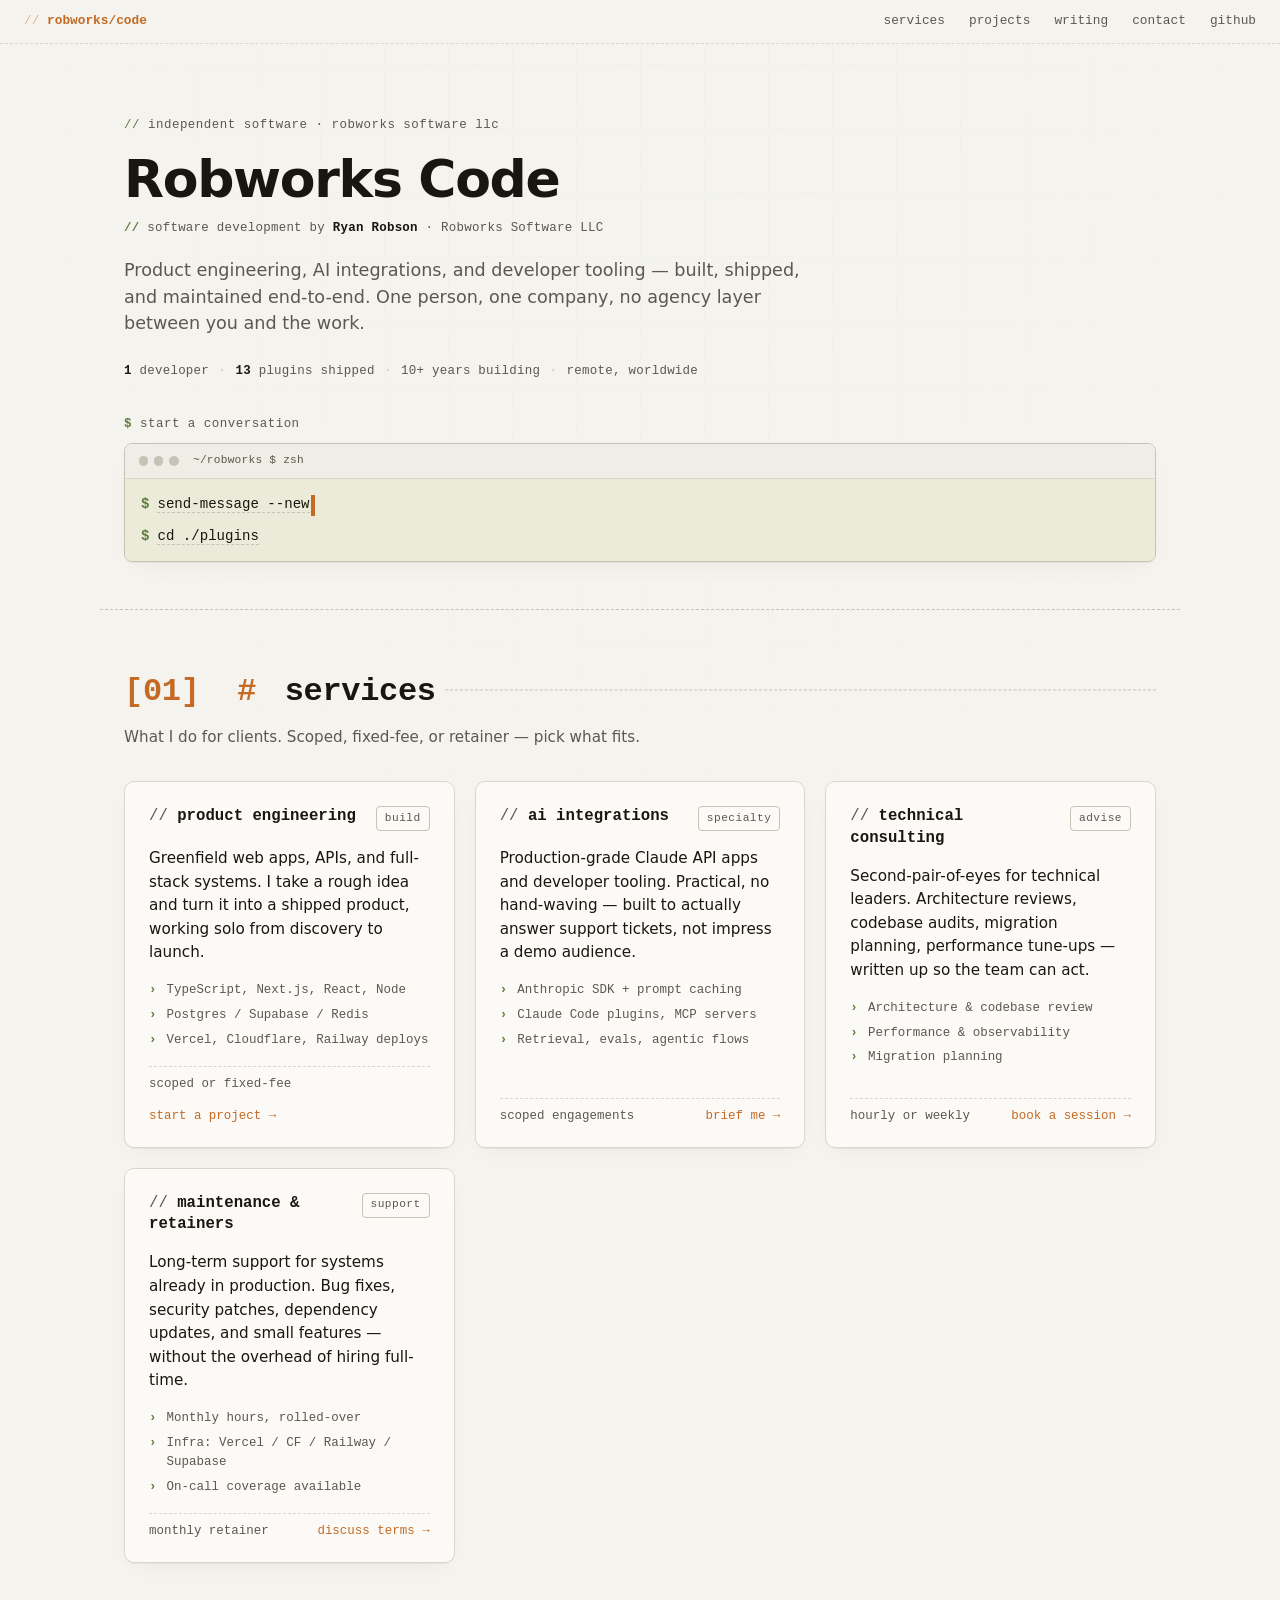
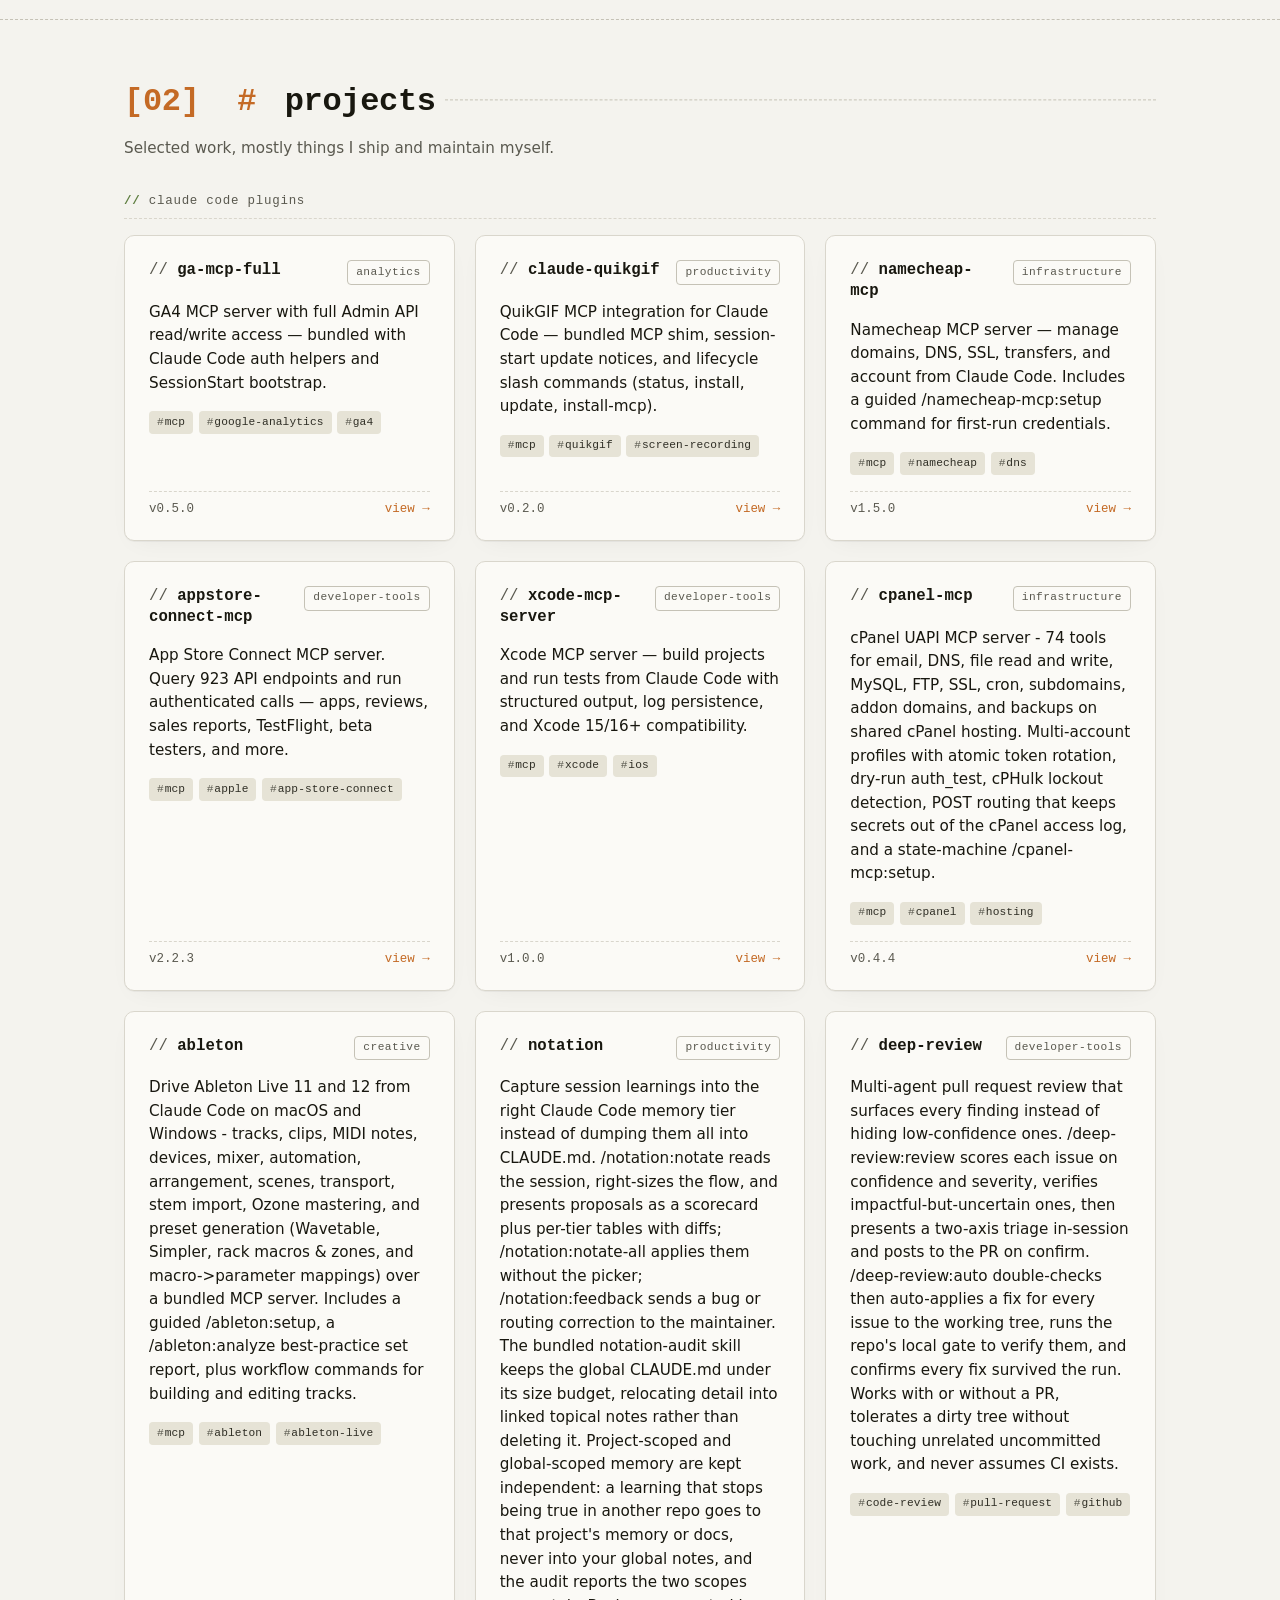
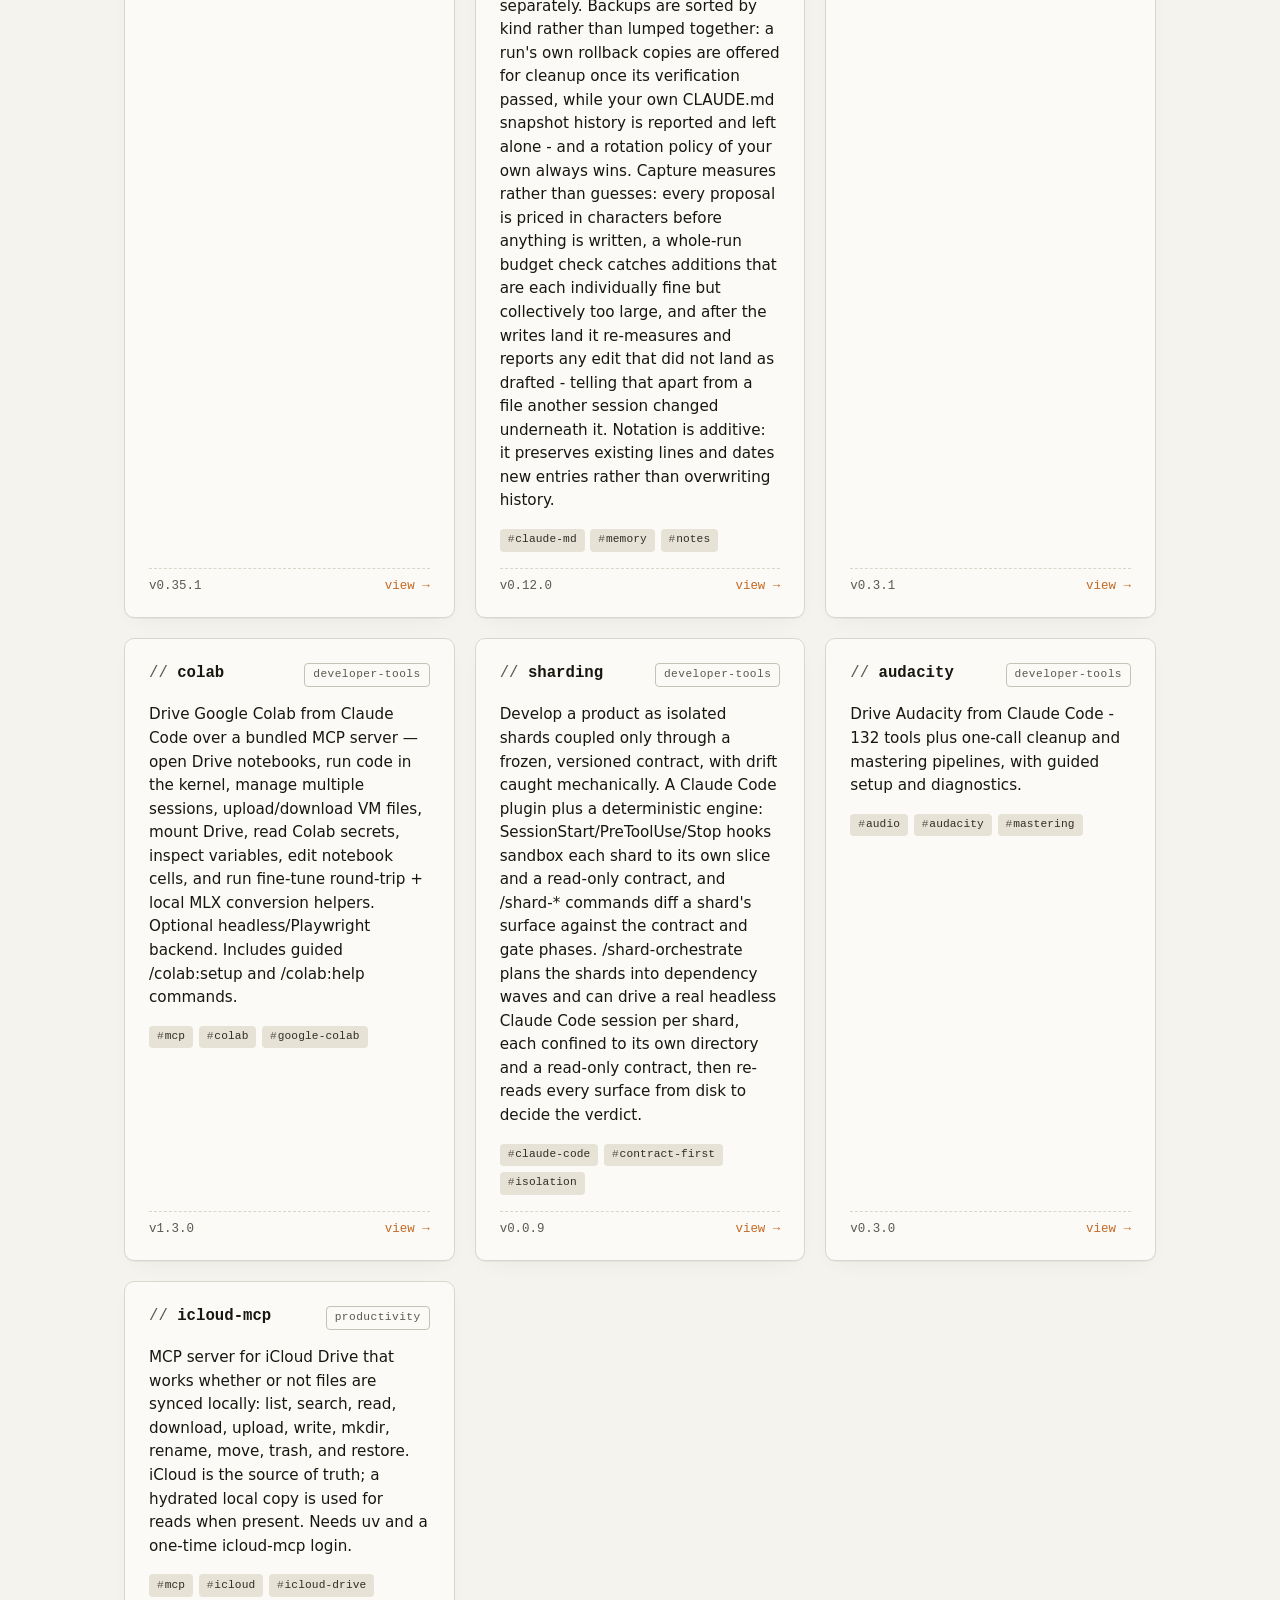
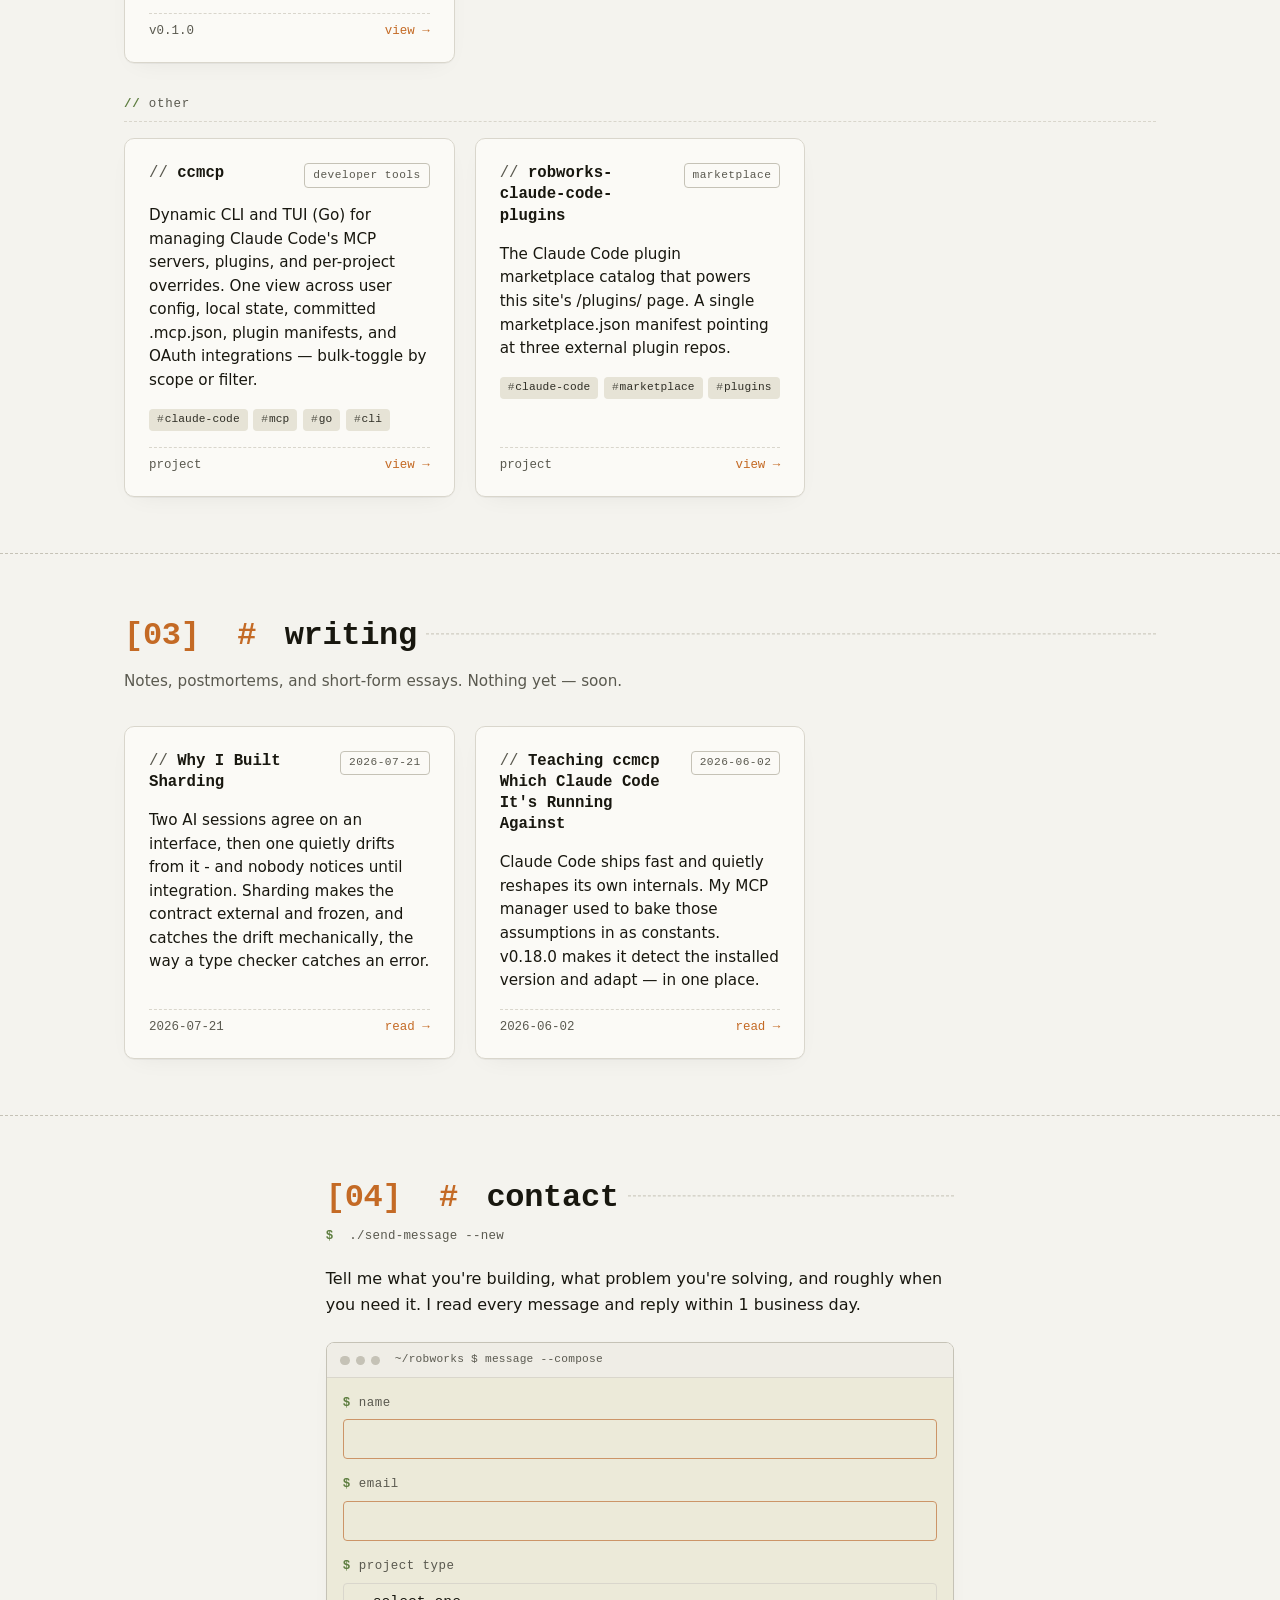
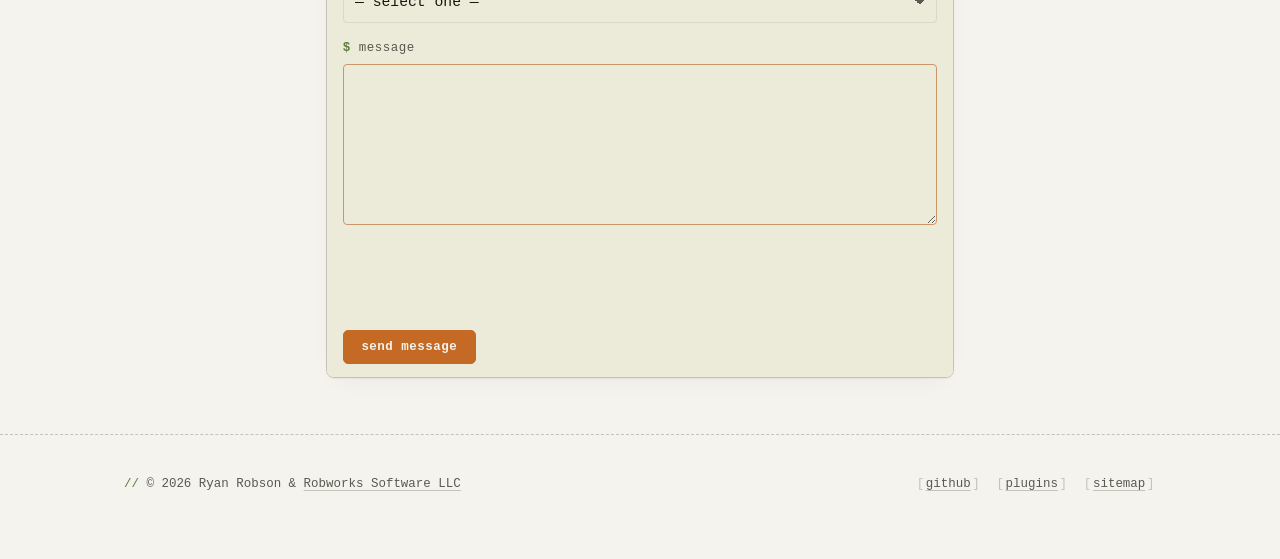
<file: docs/index.html>
<!doctype html>
<html lang="en">
<head>
  <meta charset="utf-8" />
  <!-- Google Analytics (GA4) -->
  <script async src="https://www.googletagmanager.com/gtag/js?id=G-7J0YLZGLXT"></script>
  <script>
    window.dataLayer = window.dataLayer || [];
    function gtag(){ dataLayer.push(arguments); }
    gtag('js', new Date());
    gtag('config', 'G-7J0YLZGLXT');
  </script>
  <meta name="viewport" content="width=device-width, initial-scale=1" />
  <title>Robworks Code · Robworks Software LLC</title>
  <meta name="description" content="Robworks Code — independent software development by Ryan Robson and Robworks Software LLC. Product engineering, AI integrations, technical consulting, and maintenance retainers for shipped systems." />
  <link rel="canonical" href="https://code.robworks.info/" />
  <meta name="robots" content="index,follow,max-image-preview:large" />
  <meta name="theme-color" content="#c46a25" />
  <meta name="author" content="Ryan Robson and Robworks Software LLC" />

  <meta property="og:type" content="website" />
  <meta property="og:site_name" content="Robworks Software LLC" />
  <meta property="og:locale" content="en_US" />
  <meta property="og:title" content="Robworks Code · Robworks Software LLC" />
  <meta property="og:description" content="Software development by Ryan Robson and Robworks Software LLC. Product engineering, AI integrations, technical consulting, and maintenance retainers — built, shipped, and maintained end-to-end." />
  <meta property="og:url" content="https://code.robworks.info/" />
  <meta property="og:image" content="https://code.robworks.info/og-image.png" />
  <meta property="og:image:width" content="1200" />
  <meta property="og:image:height" content="630" />
  <meta property="og:image:alt" content="Robworks Code — software development by Ryan Robson and Robworks Software LLC." />

  <meta name="twitter:card" content="summary_large_image" />
  <meta name="twitter:title" content="Robworks Code · Robworks Software LLC" />
  <meta name="twitter:description" content="Software development by Ryan Robson and Robworks Software LLC. Product engineering, AI integrations, technical consulting, maintenance retainers." />
  <meta name="twitter:image" content="https://code.robworks.info/og-image.png" />
  <meta name="twitter:image:alt" content="Robworks Code — Robworks Software LLC" />

  <link rel="stylesheet" href="./style.css" />
  <link rel="icon" href="data:image/svg+xml,%3Csvg xmlns='http://www.w3.org/2000/svg' viewBox='0 0 100 100'%3E%3Ctext y='.9em' font-size='90'%3E%E2%9A%99%EF%B8%8F%3C/text%3E%3C/svg%3E" />
  <script src="https://challenges.cloudflare.com/turnstile/v0/api.js" async defer></script>

  <script type="application/ld+json">
{
  "@context": "https://schema.org",
  "@graph": [
    {
      "@type": "Organization",
      "@id": "https://robworks.info/#org",
      "name": "Robworks Software LLC",
      "url": "https://robworks.info",
      "founder": { "@type": "Person", "@id": "https://robworks.info/#ryan" },
      "sameAs": [
        "https://github.com/ringo380",
        "https://code.robworks.info/"
      ]
    },
    {
      "@type": "Person",
      "@id": "https://robworks.info/#ryan",
      "name": "Ryan Robson",
      "jobTitle": "Independent software developer",
      "url": "https://code.robworks.info/",
      "worksFor": { "@id": "https://robworks.info/#org" },
      "sameAs": [
        "https://github.com/ringo380"
      ]
    },
    {
      "@type": "WebSite",
      "@id": "https://code.robworks.info/#website",
      "url": "https://code.robworks.info/",
      "name": "Robworks Code",
      "alternateName": "Robworks Software LLC",
      "publisher": { "@id": "https://robworks.info/#org" },
      "inLanguage": "en-US"
    },
    {
      "@type": "ProfessionalService",
      "@id": "https://code.robworks.info/#service-product-engineering",
      "name": "Product engineering",
      "description": "Greenfield web apps, APIs, and full-stack systems. TypeScript, Next.js, React, Node, Postgres, deployed on Vercel, Cloudflare, or Railway. Discovery, ship, handoff.",
      "provider": { "@id": "https://robworks.info/#org" },
      "areaServed": "Worldwide"
    },
    {
      "@type": "ProfessionalService",
      "@id": "https://code.robworks.info/#service-ai-integrations",
      "name": "AI integrations",
      "description": "Production-grade Claude API and Anthropic SDK applications, Claude Code plugins, MCP server design, retrieval pipelines, and agentic workflows.",
      "provider": { "@id": "https://robworks.info/#org" },
      "areaServed": "Worldwide"
    },
    {
      "@type": "ProfessionalService",
      "@id": "https://code.robworks.info/#service-consulting",
      "name": "Technical consulting",
      "description": "Architecture reviews, codebase audits, performance and observability tune-ups, migration planning. Hourly or scoped engagements.",
      "provider": { "@id": "https://robworks.info/#org" },
      "areaServed": "Worldwide"
    },
    {
      "@type": "ProfessionalService",
      "@id": "https://code.robworks.info/#service-retainers",
      "name": "Maintenance and retainers",
      "description": "Monthly retainers for ongoing development, infrastructure (Vercel, Cloudflare, Railway, Supabase), security patches, and on-call coverage for shipped systems.",
      "provider": { "@id": "https://robworks.info/#org" },
      "areaServed": "Worldwide"
    }
  ]
}
  </script>
</head>
<body>
  <a class="skip" href="#services">Skip to content</a>
  <div id="copy-status" class="sr-only" role="status" aria-live="polite"></div>

  <nav class="site-nav" aria-label="Site navigation">
    <a class="nav-brand" href="/">robworks/code</a>
    <div class="nav-links">
      <a class="nav-link" href="#services">services</a>
      <a class="nav-link" href="#projects">projects</a>
      <a class="nav-link" href="#writing">writing</a>
      <a class="nav-link" href="#contact">contact</a>
      <a class="nav-link" href="https://github.com/ringo380" rel="noopener noreferrer">github</a>
    </div>
  </nav>

  <header>
    <div class="container">
      <p class="eyebrow">independent software · robworks software llc</p>
      <h1>Robworks Code</h1>
      <p class="byline">software development by <strong>Ryan Robson</strong> · Robworks Software LLC</p>
      <p class="tagline">Product engineering, AI integrations, and developer tooling — built, shipped, and maintained end-to-end. One person, one company, no agency layer between you and the work.</p>

      <p class="hero-stats">
        <span><strong>1</strong> developer</span>
        <span class="sep" aria-hidden="true"> · </span>
        <span><strong id="hero-plugin-count">13</strong> plugins shipped</span>
        <span class="sep" aria-hidden="true"> · </span>
        <span>10+ years building</span>
        <span class="sep" aria-hidden="true"> · </span>
        <span>remote, worldwide</span>
      </p>

      <p class="hero-cta-label">start a conversation</p>
      <div class="terminal" aria-label="Primary site actions">
        <div class="terminal-chrome" aria-hidden="true">
          <span class="terminal-dots"><span></span><span></span><span></span></span>
          <span class="terminal-title">~/robworks $ zsh</span>
        </div>
        <div class="terminal-body">
          <div class="terminal-line">
            <code class="terminal-cmd"><a href="#contact">send-message --new</a><span class="caret" aria-hidden="true">▊</span></code>
          </div>
          <div class="terminal-line">
            <code class="terminal-cmd"><a href="/plugins/">cd ./plugins</a></code>
          </div>
        </div>
      </div>
    </div>
  </header>

  <main>
    <section id="services" aria-labelledby="services-heading">
      <div class="container">
        <h2 id="services-heading"><span class="section-num" aria-hidden="true">[01]  # </span>services</h2>
        <p class="section-meta">What I do for clients. Scoped, fixed-fee, or retainer — pick what fits.</p>
        <div class="grid">
          <article class="card">
            <div class="card-header">
              <h3>product engineering</h3>
              <span class="badge">build</span>
            </div>
            <p class="description">Greenfield web apps, APIs, and full-stack systems. I take a rough idea and turn it into a shipped product, working solo from discovery to launch.</p>
            <ul class="bullets">
              <li>TypeScript, Next.js, React, Node</li>
              <li>Postgres / Supabase / Redis</li>
              <li>Vercel, Cloudflare, Railway deploys</li>
            </ul>
            <div class="card-footer">
              <span class="pinned">scoped or fixed-fee</span>
              <a class="repo-link" href="#contact">start a project →</a>
            </div>
          </article>

          <article class="card">
            <div class="card-header">
              <h3>ai integrations</h3>
              <span class="badge">specialty</span>
            </div>
            <p class="description">Production-grade Claude API apps and developer tooling. Practical, no hand-waving — built to actually answer support tickets, not impress a demo audience.</p>
            <ul class="bullets">
              <li>Anthropic SDK + prompt caching</li>
              <li>Claude Code plugins, MCP servers</li>
              <li>Retrieval, evals, agentic flows</li>
            </ul>
            <div class="card-footer">
              <span class="pinned">scoped engagements</span>
              <a class="repo-link" href="#contact">brief me →</a>
            </div>
          </article>

          <article class="card">
            <div class="card-header">
              <h3>technical consulting</h3>
              <span class="badge">advise</span>
            </div>
            <p class="description">Second-pair-of-eyes for technical leaders. Architecture reviews, codebase audits, migration planning, performance tune-ups — written up so the team can act.</p>
            <ul class="bullets">
              <li>Architecture &amp; codebase review</li>
              <li>Performance &amp; observability</li>
              <li>Migration planning</li>
            </ul>
            <div class="card-footer">
              <span class="pinned">hourly or weekly</span>
              <a class="repo-link" href="#contact">book a session →</a>
            </div>
          </article>

          <article class="card">
            <div class="card-header">
              <h3>maintenance &amp; retainers</h3>
              <span class="badge">support</span>
            </div>
            <p class="description">Long-term support for systems already in production. Bug fixes, security patches, dependency updates, and small features — without the overhead of hiring full-time.</p>
            <ul class="bullets">
              <li>Monthly hours, rolled-over</li>
              <li>Infra: Vercel / CF / Railway / Supabase</li>
              <li>On-call coverage available</li>
            </ul>
            <div class="card-footer">
              <span class="pinned">monthly retainer</span>
              <a class="repo-link" href="#contact">discuss terms →</a>
            </div>
          </article>
        </div>
      </div>
    </section>

    <section id="projects" aria-labelledby="projects-heading">
      <div class="container">
        <h2 id="projects-heading"><span class="section-num" aria-hidden="true">[02]  # </span>projects</h2>
        <p class="section-meta">Selected work, mostly things I ship and maintain myself.</p>

        <h3 class="subsection-heading">claude code plugins</h3>
        <div class="grid" id="projects-plugins-grid">
          <!-- BEGIN:PROJECTS-PLUGINS -->
          <article class="card">
            <div class="card-header">
              <h3>ga-mcp-full</h3>
              <span class="badge">analytics</span>
            </div>
            <p class="description">GA4 MCP server with full Admin API read/write access — bundled with Claude Code auth helpers and SessionStart bootstrap.</p>
            <div class="tags">
              <span class="tag">mcp</span>
              <span class="tag">google-analytics</span>
              <span class="tag">ga4</span>
            </div>
            <div class="card-footer">
              <span class="pinned">v0.5.0</span>
              <a class="repo-link" href="/plugins/#plugin-ga-mcp-full">view →</a>
            </div>
          </article>

          <article class="card">
            <div class="card-header">
              <h3>claude-quikgif</h3>
              <span class="badge">productivity</span>
            </div>
            <p class="description">QuikGIF MCP integration for Claude Code — bundled MCP shim, session-start update notices, and lifecycle slash commands (status, install, update, install-mcp).</p>
            <div class="tags">
              <span class="tag">mcp</span>
              <span class="tag">quikgif</span>
              <span class="tag">screen-recording</span>
            </div>
            <div class="card-footer">
              <span class="pinned">v0.2.0</span>
              <a class="repo-link" href="/plugins/#plugin-claude-quikgif">view →</a>
            </div>
          </article>

          <article class="card">
            <div class="card-header">
              <h3>namecheap-mcp</h3>
              <span class="badge">infrastructure</span>
            </div>
            <p class="description">Namecheap MCP server — manage domains, DNS, SSL, transfers, and account from Claude Code. Includes a guided /namecheap-mcp:setup command for first-run credentials.</p>
            <div class="tags">
              <span class="tag">mcp</span>
              <span class="tag">namecheap</span>
              <span class="tag">dns</span>
            </div>
            <div class="card-footer">
              <span class="pinned">v1.5.0</span>
              <a class="repo-link" href="/plugins/#plugin-namecheap-mcp">view →</a>
            </div>
          </article>

          <article class="card">
            <div class="card-header">
              <h3>appstore-connect-mcp</h3>
              <span class="badge">developer-tools</span>
            </div>
            <p class="description">App Store Connect MCP server. Query 923 API endpoints and run authenticated calls — apps, reviews, sales reports, TestFlight, beta testers, and more.</p>
            <div class="tags">
              <span class="tag">mcp</span>
              <span class="tag">apple</span>
              <span class="tag">app-store-connect</span>
            </div>
            <div class="card-footer">
              <span class="pinned">v2.2.3</span>
              <a class="repo-link" href="/plugins/#plugin-appstore-connect-mcp">view →</a>
            </div>
          </article>

          <article class="card">
            <div class="card-header">
              <h3>xcode-mcp-server</h3>
              <span class="badge">developer-tools</span>
            </div>
            <p class="description">Xcode MCP server — build projects and run tests from Claude Code with structured output, log persistence, and Xcode 15/16+ compatibility.</p>
            <div class="tags">
              <span class="tag">mcp</span>
              <span class="tag">xcode</span>
              <span class="tag">ios</span>
            </div>
            <div class="card-footer">
              <span class="pinned">v1.0.0</span>
              <a class="repo-link" href="/plugins/#plugin-xcode-mcp-server">view →</a>
            </div>
          </article>

          <article class="card">
            <div class="card-header">
              <h3>cpanel-mcp</h3>
              <span class="badge">infrastructure</span>
            </div>
            <p class="description">cPanel UAPI MCP server - 74 tools for email, DNS, file read and write, MySQL, FTP, SSL, cron, subdomains, addon domains, and backups on shared cPanel hosting. Multi-account profiles with atomic token rotation, dry-run auth_test, cPHulk lockout detection, POST routing that keeps secrets out of the cPanel access log, and a state-machine /cpanel-mcp:setup.</p>
            <div class="tags">
              <span class="tag">mcp</span>
              <span class="tag">cpanel</span>
              <span class="tag">hosting</span>
            </div>
            <div class="card-footer">
              <span class="pinned">v0.4.4</span>
              <a class="repo-link" href="/plugins/#plugin-cpanel-mcp">view →</a>
            </div>
          </article>

          <article class="card">
            <div class="card-header">
              <h3>ableton</h3>
              <span class="badge">creative</span>
            </div>
            <p class="description">Drive Ableton Live 11 and 12 from Claude Code on macOS and Windows - tracks, clips, MIDI notes, devices, mixer, automation, arrangement, scenes, transport, stem import, Ozone mastering, and preset generation (Wavetable, Simpler, rack macros &amp; zones, and macro-&gt;parameter mappings) over a bundled MCP server. Includes a guided /ableton:setup, a /ableton:analyze best-practice set report, plus workflow commands for building and editing tracks.</p>
            <div class="tags">
              <span class="tag">mcp</span>
              <span class="tag">ableton</span>
              <span class="tag">ableton-live</span>
            </div>
            <div class="card-footer">
              <span class="pinned">v0.35.1</span>
              <a class="repo-link" href="/plugins/#plugin-ableton">view →</a>
            </div>
          </article>

          <article class="card">
            <div class="card-header">
              <h3>notation</h3>
              <span class="badge">productivity</span>
            </div>
            <p class="description">Capture session learnings into the right Claude Code memory tier instead of dumping them all into CLAUDE.md. /notation:notate reads the session, right-sizes the flow, and presents proposals as a scorecard plus per-tier tables with diffs; /notation:notate-all applies them without the picker; /notation:feedback sends a bug or routing correction to the maintainer. The bundled notation-audit skill keeps the global CLAUDE.md under its size budget, relocating detail into linked topical notes rather than deleting it. Project-scoped and global-scoped memory are kept independent: a learning that stops being true in another repo goes to that project&#39;s memory or docs, never into your global notes, and the audit reports the two scopes separately. Backups are sorted by kind rather than lumped together: a run&#39;s own rollback copies are offered for cleanup once its verification passed, while your own CLAUDE.md snapshot history is reported and left alone - and a rotation policy of your own always wins. Capture measures rather than guesses: every proposal is priced in characters before anything is written, a whole-run budget check catches additions that are each individually fine but collectively too large, and after the writes land it re-measures and reports any edit that did not land as drafted - telling that apart from a file another session changed underneath it. Notation is additive: it preserves existing lines and dates new entries rather than overwriting history.</p>
            <div class="tags">
              <span class="tag">claude-md</span>
              <span class="tag">memory</span>
              <span class="tag">notes</span>
            </div>
            <div class="card-footer">
              <span class="pinned">v0.12.0</span>
              <a class="repo-link" href="/plugins/#plugin-notation">view →</a>
            </div>
          </article>

          <article class="card">
            <div class="card-header">
              <h3>deep-review</h3>
              <span class="badge">developer-tools</span>
            </div>
            <p class="description">Multi-agent pull request review that surfaces every finding instead of hiding low-confidence ones. /deep-review:review scores each issue on confidence and severity, verifies impactful-but-uncertain ones, then presents a two-axis triage in-session and posts to the PR on confirm. /deep-review:auto double-checks then auto-applies a fix for every issue to the working tree, runs the repo&#39;s local gate to verify them, and confirms every fix survived the run. Works with or without a PR, tolerates a dirty tree without touching unrelated uncommitted work, and never assumes CI exists.</p>
            <div class="tags">
              <span class="tag">code-review</span>
              <span class="tag">pull-request</span>
              <span class="tag">github</span>
            </div>
            <div class="card-footer">
              <span class="pinned">v0.3.1</span>
              <a class="repo-link" href="/plugins/#plugin-deep-review">view →</a>
            </div>
          </article>

          <article class="card">
            <div class="card-header">
              <h3>colab</h3>
              <span class="badge">developer-tools</span>
            </div>
            <p class="description">Drive Google Colab from Claude Code over a bundled MCP server — open Drive notebooks, run code in the kernel, manage multiple sessions, upload/download VM files, mount Drive, read Colab secrets, inspect variables, edit notebook cells, and run fine-tune round-trip + local MLX conversion helpers. Optional headless/Playwright backend. Includes guided /colab:setup and /colab:help commands.</p>
            <div class="tags">
              <span class="tag">mcp</span>
              <span class="tag">colab</span>
              <span class="tag">google-colab</span>
            </div>
            <div class="card-footer">
              <span class="pinned">v1.3.0</span>
              <a class="repo-link" href="/plugins/#plugin-colab">view →</a>
            </div>
          </article>

          <article class="card">
            <div class="card-header">
              <h3>sharding</h3>
              <span class="badge">developer-tools</span>
            </div>
            <p class="description">Develop a product as isolated shards coupled only through a frozen, versioned contract, with drift caught mechanically. A Claude Code plugin plus a deterministic engine: SessionStart/PreToolUse/Stop hooks sandbox each shard to its own slice and a read-only contract, and /shard-* commands diff a shard&#39;s surface against the contract and gate phases. /shard-orchestrate plans the shards into dependency waves and can drive a real headless Claude Code session per shard, each confined to its own directory and a read-only contract, then re-reads every surface from disk to decide the verdict.</p>
            <div class="tags">
              <span class="tag">claude-code</span>
              <span class="tag">contract-first</span>
              <span class="tag">isolation</span>
            </div>
            <div class="card-footer">
              <span class="pinned">v0.0.9</span>
              <a class="repo-link" href="/plugins/#plugin-sharding">view →</a>
            </div>
          </article>

          <article class="card">
            <div class="card-header">
              <h3>audacity</h3>
              <span class="badge">developer-tools</span>
            </div>
            <p class="description">Drive Audacity from Claude Code - 132 tools plus one-call cleanup and mastering pipelines, with guided setup and diagnostics.</p>
            <div class="tags">
              <span class="tag">audio</span>
              <span class="tag">audacity</span>
              <span class="tag">mastering</span>
            </div>
            <div class="card-footer">
              <span class="pinned">v0.3.0</span>
              <a class="repo-link" href="/plugins/#plugin-audacity">view →</a>
            </div>
          </article>

          <article class="card">
            <div class="card-header">
              <h3>icloud-mcp</h3>
              <span class="badge">productivity</span>
            </div>
            <p class="description">MCP server for iCloud Drive that works whether or not files are synced locally: list, search, read, download, upload, write, mkdir, rename, move, trash, and restore. iCloud is the source of truth; a hydrated local copy is used for reads when present. Needs uv and a one-time icloud-mcp login.</p>
            <div class="tags">
              <span class="tag">mcp</span>
              <span class="tag">icloud</span>
              <span class="tag">icloud-drive</span>
            </div>
            <div class="card-footer">
              <span class="pinned">v0.1.0</span>
              <a class="repo-link" href="/plugins/#plugin-icloud-mcp">view →</a>
            </div>
          </article>
<!-- END:PROJECTS-PLUGINS -->
        </div>

        <h3 class="subsection-heading">other</h3>
        <div class="grid" id="projects-other-grid">
          <!-- BEGIN:PROJECTS-OTHER -->
          <article class="card">
            <div class="card-header">
              <h3>ccmcp</h3>
              <span class="badge">developer tools</span>
            </div>
            <p class="description">Dynamic CLI and TUI (Go) for managing Claude Code&#39;s MCP servers, plugins, and per-project overrides. One view across user config, local state, committed .mcp.json, plugin manifests, and OAuth integrations — bulk-toggle by scope or filter.</p>
            <div class="tags">
              <span class="tag">claude-code</span>
              <span class="tag">mcp</span>
              <span class="tag">go</span>
              <span class="tag">cli</span>
            </div>
            <div class="card-footer">
              <span class="pinned">project</span>
              <a class="repo-link" href="https://ringo380.github.io/ccmcp/">view →</a>
            </div>
          </article>

          <article class="card">
            <div class="card-header">
              <h3>robworks-claude-code-plugins</h3>
              <span class="badge">marketplace</span>
            </div>
            <p class="description">The Claude Code plugin marketplace catalog that powers this site&#39;s /plugins/ page. A single marketplace.json manifest pointing at three external plugin repos.</p>
            <div class="tags">
              <span class="tag">claude-code</span>
              <span class="tag">marketplace</span>
              <span class="tag">plugins</span>
            </div>
            <div class="card-footer">
              <span class="pinned">project</span>
              <a class="repo-link" href="/plugins/">view →</a>
            </div>
          </article>
<!-- END:PROJECTS-OTHER -->
        </div>
      </div>
    </section>

    <section id="writing" aria-labelledby="writing-heading">
      <div class="container">
        <h2 id="writing-heading"><span class="section-num" aria-hidden="true">[03]  # </span>writing</h2>
        <p class="section-meta">Notes, postmortems, and short-form essays. Nothing yet — soon.</p>
        <div class="grid">
          <!-- BEGIN:POSTS -->
          <article class="card">
            <div class="card-header">
              <h3>Why I Built Sharding</h3>
              <span class="badge">2026-07-21</span>
            </div>
            <p class="description">Two AI sessions agree on an interface, then one quietly drifts from it - and nobody notices until integration. Sharding makes the contract external and frozen, and catches the drift mechanically, the way a type checker catches an error.</p>
            <div class="card-footer">
              <span class="pinned">2026-07-21</span>
              <a class="repo-link" href="https://robworks.info/field-notes/why-i-built-sharding">read →</a>
            </div>
          </article>

          <article class="card">
            <div class="card-header">
              <h3>Teaching ccmcp Which Claude Code It&#39;s Running Against</h3>
              <span class="badge">2026-06-02</span>
            </div>
            <p class="description">Claude Code ships fast and quietly reshapes its own internals. My MCP manager used to bake those assumptions in as constants. v0.18.0 makes it detect the installed version and adapt — in one place.</p>
            <div class="card-footer">
              <span class="pinned">2026-06-02</span>
              <a class="repo-link" href="https://robworks.info/field-notes/teaching-ccmcp-which-claude-code-its-running-against">read →</a>
            </div>
          </article>
<!-- END:POSTS -->
        </div>
      </div>
    </section>

    <section id="contact" aria-labelledby="contact-heading">
      <div class="container prose">
        <h2 id="contact-heading"><span class="section-num" aria-hidden="true">[04]  # </span>contact</h2>
        <p class="prose-prompt" aria-hidden="true"><span>$</span> ./send-message --new</p>
        <p>Tell me what you're building, what problem you're solving, and roughly when you need it. I read every message and reply within 1 business day.</p>

        <form id="contact-form" class="terminal contact-form" action="https://contact.robworks.info/api/contact" method="POST" novalidate>
          <div class="terminal-chrome" aria-hidden="true">
            <span class="terminal-dots"><span></span><span></span><span></span></span>
            <span class="terminal-title">~/robworks $ message --compose</span>
          </div>
          <div class="terminal-body">
            <div class="form-row">
              <label for="cf-name">name</label>
              <input id="cf-name" name="name" type="text" required maxlength="120" autocomplete="name" />
            </div>
            <div class="form-row">
              <label for="cf-email">email</label>
              <input id="cf-email" name="email" type="email" required maxlength="254" autocomplete="email" inputmode="email" />
            </div>
            <div class="form-row">
              <label for="cf-project">project type</label>
              <select id="cf-project" name="project_type" required>
                <option value="" disabled selected>— select one —</option>
                <option value="product-engineering">product engineering</option>
                <option value="ai-integrations">ai integrations</option>
                <option value="technical-consulting">technical consulting</option>
                <option value="maintenance-retainers">maintenance &amp; retainers</option>
                <option value="other">other / not sure</option>
              </select>
            </div>
            <div class="form-row">
              <label for="cf-message">message</label>
              <textarea id="cf-message" name="message" required minlength="10" maxlength="4000" rows="6"></textarea>
            </div>
            <div class="form-hp" aria-hidden="true">
              <label for="cf-website">website (leave blank)</label>
              <input id="cf-website" name="website" type="text" tabindex="-1" autocomplete="off" />
            </div>
            <div class="cf-turnstile form-turnstile" data-sitekey="0x4AAAAAADD5pA1eFNNWbjOh" data-theme="auto" data-size="flexible"></div>
            <div class="form-actions">
              <button type="submit" class="submit-btn">send message</button>
              <span class="form-status" role="status" aria-live="polite"></span>
            </div>
          </div>
        </form>
      </div>
    </section>
  </main>

  <footer>
    <div class="container footer-row">
      <span>© 2026 Ryan Robson &amp; <a href="https://robworks.info">Robworks Software LLC</a></span>
      <span class="footer-links">
        <a href="https://github.com/ringo380"><span aria-hidden="true">[</span>github<span aria-hidden="true">]</span></a>
        <a href="/plugins/"><span aria-hidden="true">[</span>plugins<span aria-hidden="true">]</span></a>
        <a href="/sitemap.xml"><span aria-hidden="true">[</span>sitemap<span aria-hidden="true">]</span></a>
      </span>
    </div>
  </footer>

  <script type="module">
    const announceEl = document.getElementById("copy-status");
    function announce(msg) {
      if (!announceEl) return;
      announceEl.textContent = "";
      requestAnimationFrame(() => { announceEl.textContent = msg; });
    }
    document.querySelectorAll(".copy-btn").forEach((btn) => {
      btn.addEventListener("click", async () => {
        const text = btn.dataset.copy;
        if (!text) return;
        try {
          await navigator.clipboard.writeText(text);
          const original = btn.textContent;
          btn.textContent = "✓ copied";
          btn.classList.add("copied");
          announce(`Copied: ${text}`);
          setTimeout(() => {
            btn.textContent = original;
            btn.classList.remove("copied");
          }, 1600);
        } catch {
          btn.textContent = "copy failed";
          announce("Copy failed");
        }
      });
    });

    // Contact form submit handler — POST JSON to the worker, swap form for confirmation on success.
    const form = document.getElementById("contact-form");
    if (form) {
      const submitBtn = form.querySelector(".submit-btn");
      const statusEl = form.querySelector(".form-status");
      const errors = {
        validation: "Please fix the highlighted field and try again.",
        challenge: "Please complete the verification challenge and try again.",
        rate_limit: "Too many submissions from this network. Try again in an hour.",
        upstream: "Couldn't deliver right now. Please try again in a few minutes.",
        json: "Something went wrong with the form. Reload and try again.",
        method: "Something went wrong with the form. Reload and try again.",
      };
      form.addEventListener("submit", async (e) => {
        e.preventDefault();
        statusEl.textContent = "";
        statusEl.classList.remove("err", "ok");

        const turnstileEl = form.querySelector('input[name="cf-turnstile-response"]');
        const data = {
          name: form.name.value.trim(),
          email: form.email.value.trim(),
          project_type: form.project_type.value,
          message: form.message.value.trim(),
          website: form.website.value, // honeypot — bots fill, humans don't
          "cf-turnstile-response": turnstileEl ? turnstileEl.value : "",
        };

        if (!data.name || !data.email || !data.project_type || data.message.length < 10) {
          statusEl.textContent = "Fill in name, email, project type, and a message of at least 10 characters.";
          statusEl.classList.add("err");
          return;
        }
        if (!data["cf-turnstile-response"]) {
          statusEl.textContent = "Please complete the verification challenge.";
          statusEl.classList.add("err");
          return;
        }

        submitBtn.disabled = true;
        const originalLabel = submitBtn.textContent;
        submitBtn.textContent = "sending…";
        announce("Sending message");

        try {
          const res = await fetch(form.action, {
            method: "POST",
            headers: { "Content-Type": "application/json" },
            body: JSON.stringify(data),
          });
          let body = {};
          try { body = await res.json(); } catch { /* non-JSON response */ }

          if (res.ok && body.ok) {
            const tpl = document.createElement("div");
            tpl.className = "terminal contact-form contact-success";
            tpl.setAttribute("aria-label", "Message sent confirmation");
            tpl.innerHTML = `
              <div class="terminal-chrome" aria-hidden="true">
                <span class="terminal-dots"><span></span><span></span><span></span></span>
                <span class="terminal-title">~/robworks $ message --sent</span>
              </div>
              <div class="terminal-body">
                <div class="terminal-line is-output">
                  <span class="output-arrow" aria-hidden="true">→</span>
                  <code class="terminal-cmd"><span class="ok-mark">✓</span> message sent</code>
                </div>
                <div class="terminal-line is-output">
                  <span class="output-arrow" aria-hidden="true">→</span>
                  <code class="terminal-cmd">I'll reply within 1 business day.</code>
                </div>
              </div>`;
            form.replaceWith(tpl);
            announce("Message sent");
          } else {
            const code = body && body.error;
            statusEl.textContent = errors[code] || "Something went wrong. Please try again.";
            statusEl.classList.add("err");
            submitBtn.textContent = originalLabel;
            submitBtn.disabled = false;
            // Reset the Turnstile token so the user gets a fresh challenge on retry
            if (window.turnstile && typeof window.turnstile.reset === "function") {
              try { window.turnstile.reset(); } catch { /* ignore */ }
            }
            announce(statusEl.textContent);
          }
        } catch {
          statusEl.textContent = "Network error. Check your connection and try again.";
          statusEl.classList.add("err");
          submitBtn.textContent = originalLabel;
          submitBtn.disabled = false;
          announce(statusEl.textContent);
        }
      });
    }
  </script>
</body>
</html>
</file>
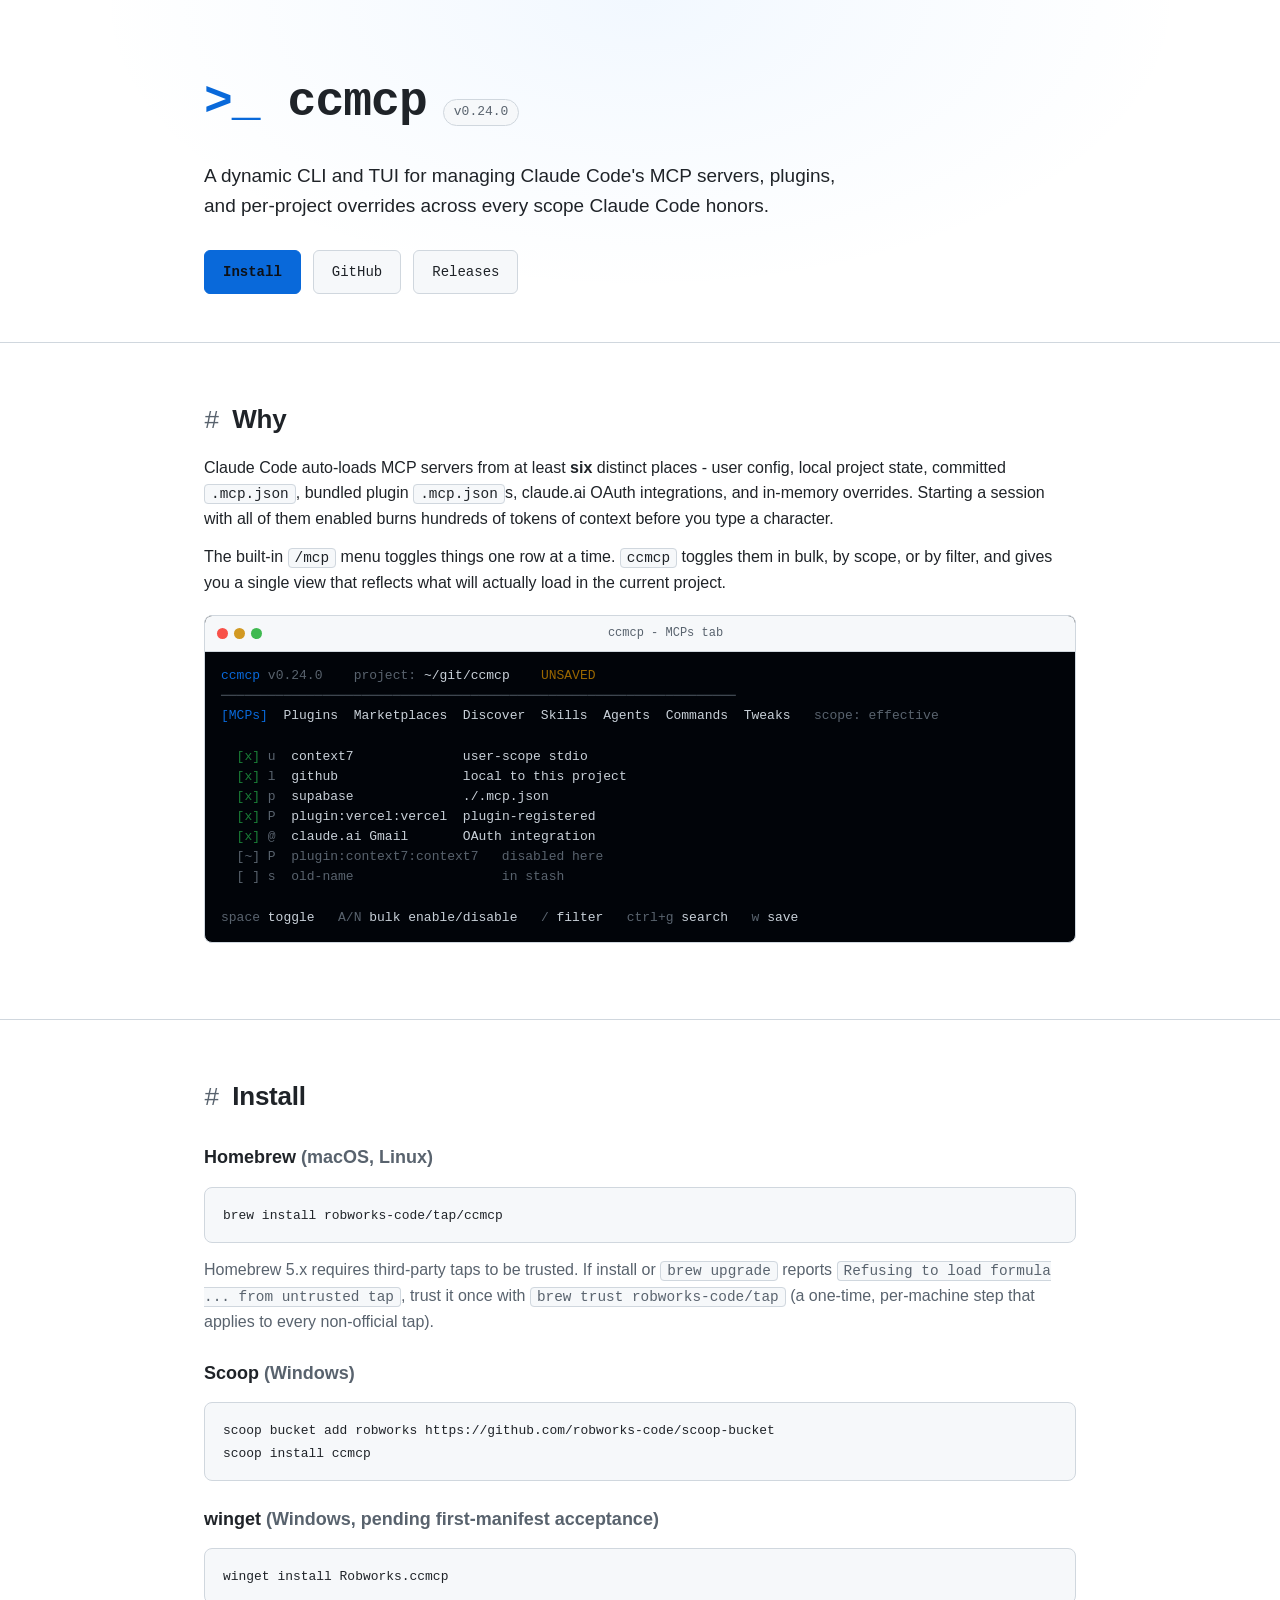
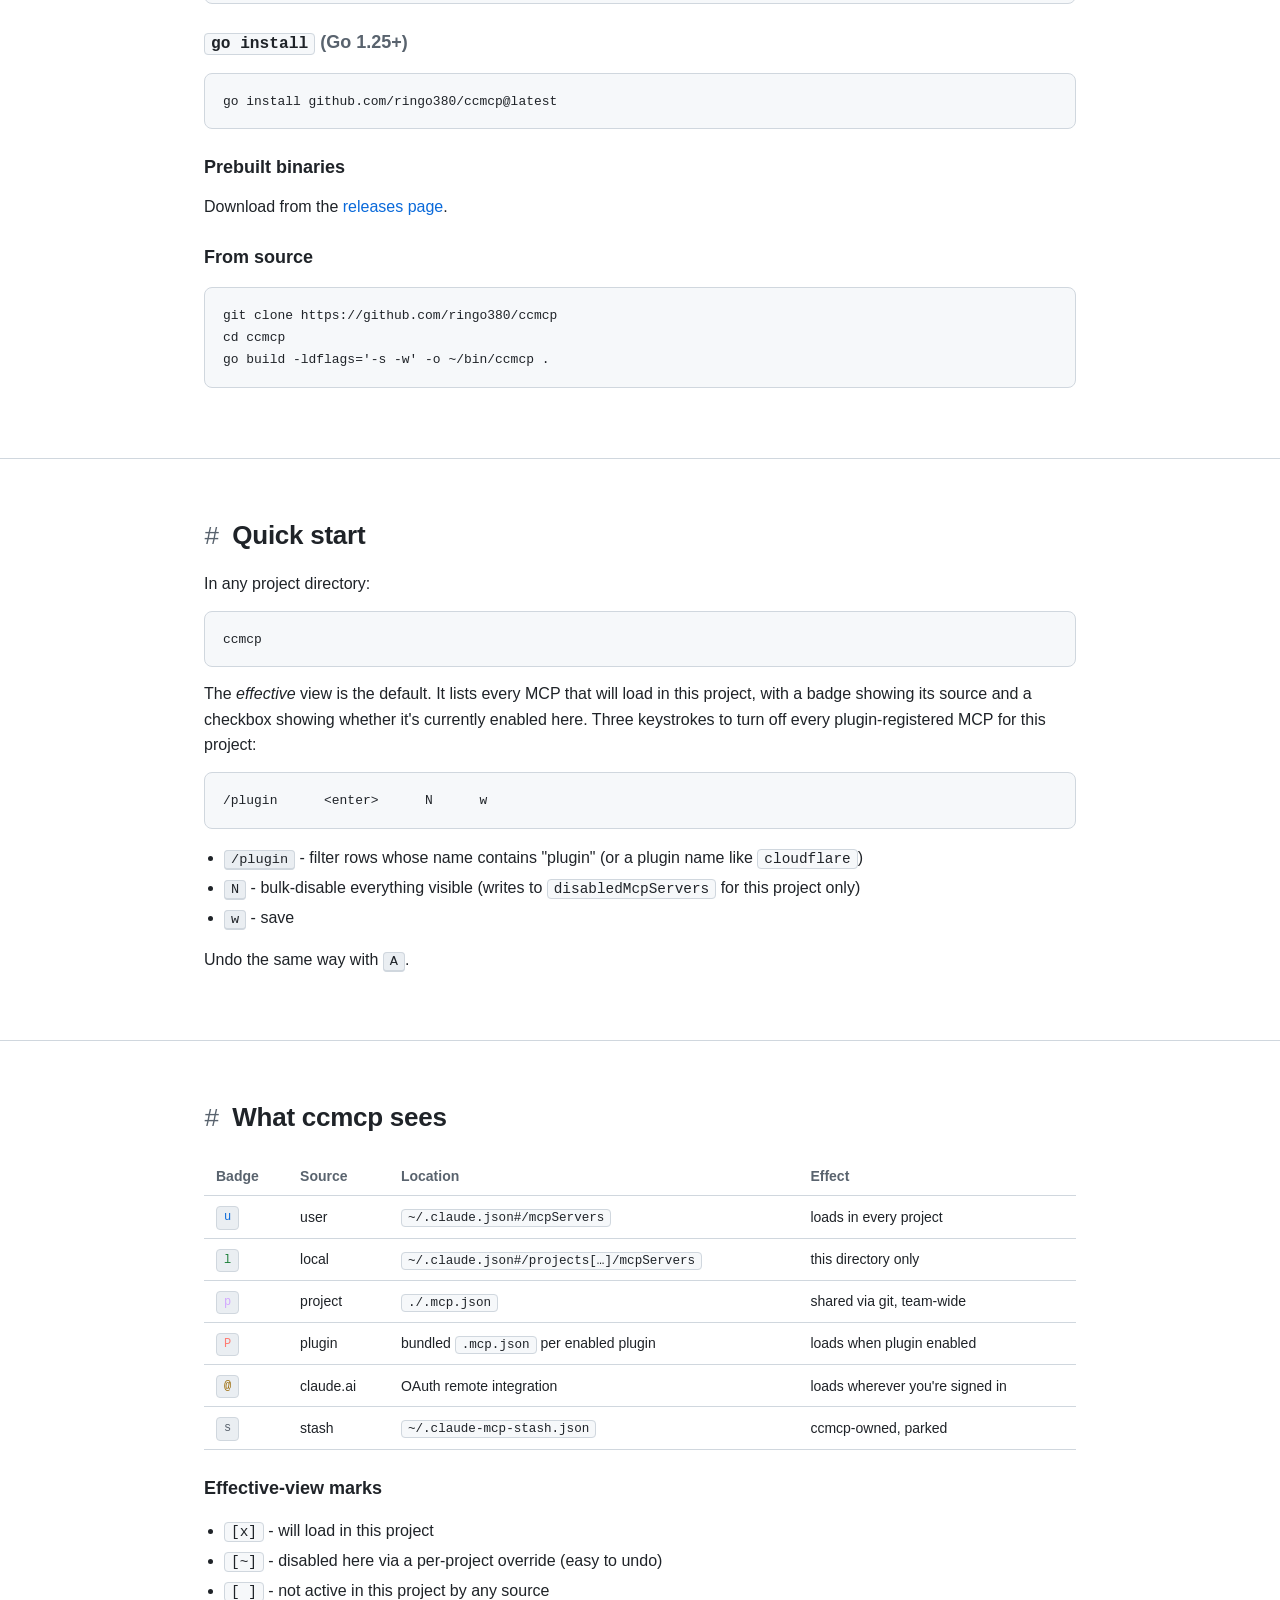
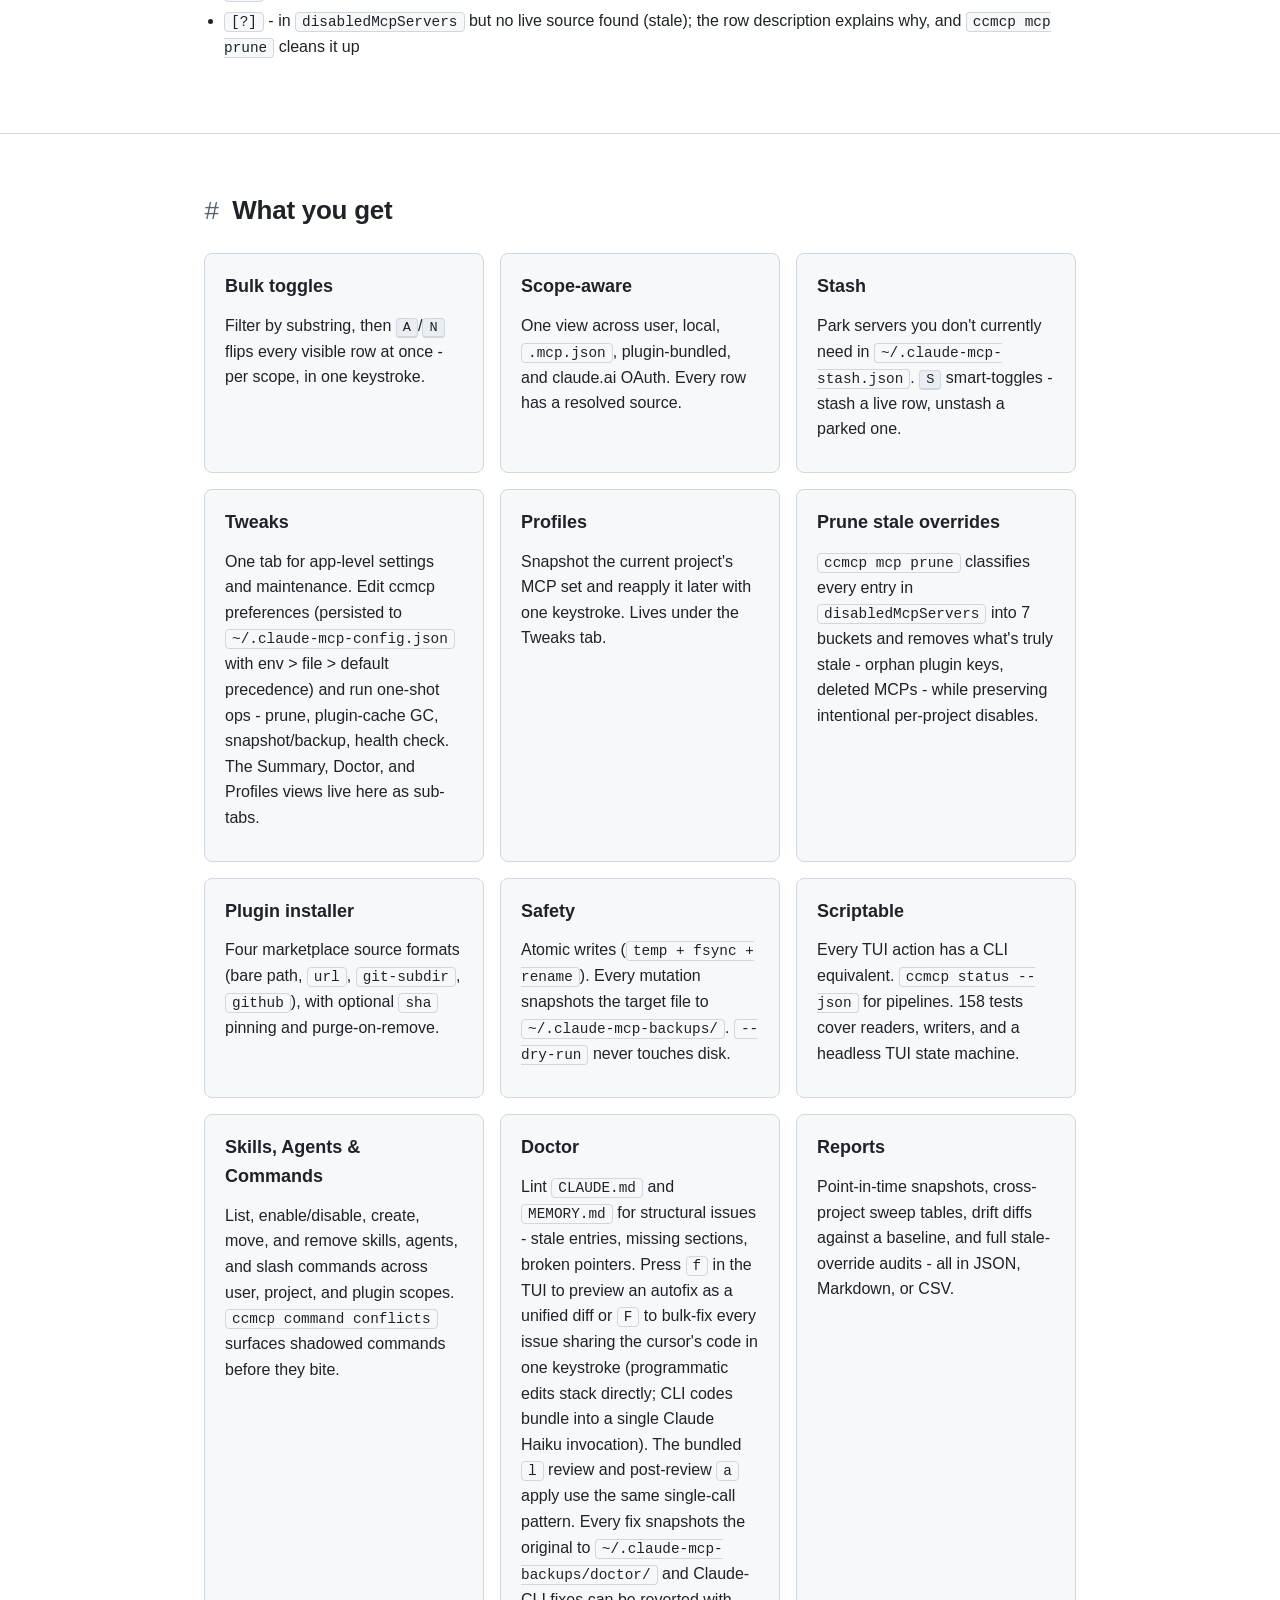
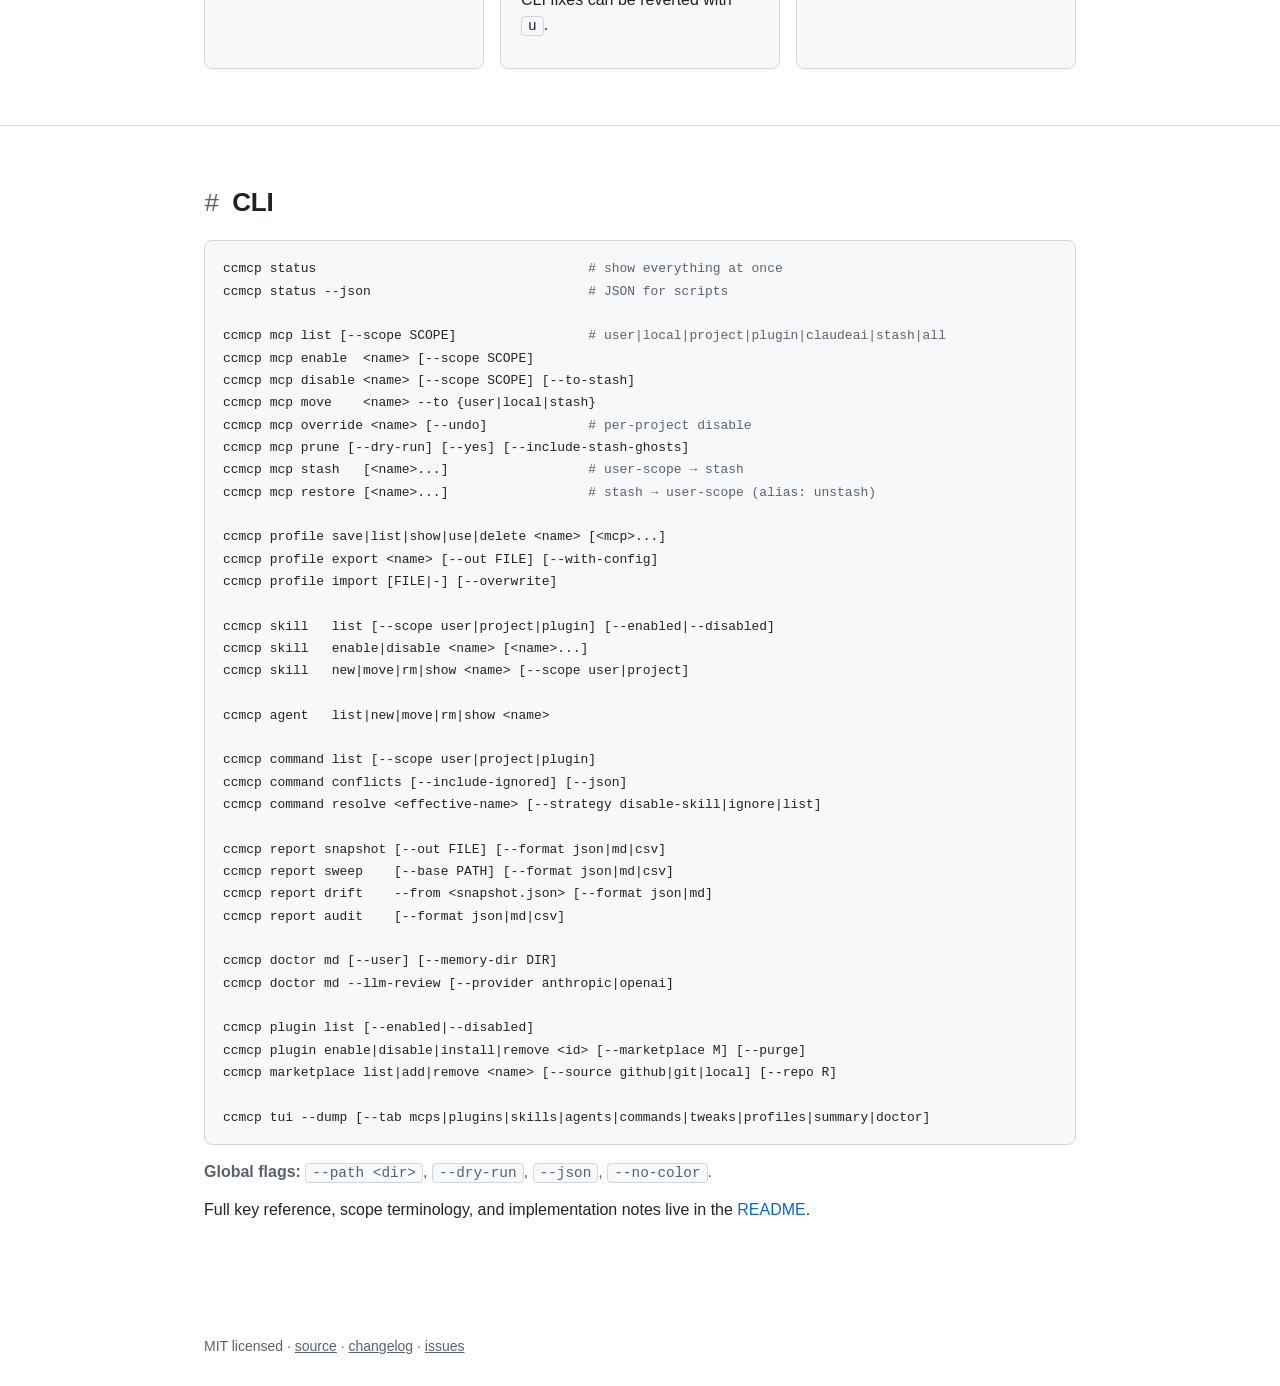
<file: docs/ccmcp/index.html>
<!doctype html>
<html lang="en">
<head>
<meta charset="utf-8">
<meta name="viewport" content="width=device-width,initial-scale=1">
<title>ccmcp - manage Claude Code MCP servers</title>
<meta name="description" content="A dynamic CLI and TUI for managing Claude Code MCP servers, plugins, and per-project overrides across every scope Claude Code honors.">
<meta property="og:title" content="ccmcp">
<meta property="og:description" content="Bulk-toggle Claude Code MCP servers by scope, filter, or plugin. One view across user, local, project, plugin, and claude.ai sources.">
<meta property="og:type" content="website">
<meta property="og:url" content="https://ringo380.github.io/ccmcp/">
<link rel="icon" href="data:image/svg+xml,%3Csvg xmlns='http://www.w3.org/2000/svg' viewBox='0 0 64 64'%3E%3Crect width='64' height='64' rx='10' fill='%230d1117'/%3E%3Ctext x='50%25' y='56%25' font-family='ui-monospace,monospace' font-size='34' font-weight='700' text-anchor='middle' fill='%2358a6ff'%3E&gt;_%3C/text%3E%3C/svg%3E">
<style>
  :root {
    --bg: #0d1117;
    --bg-2: #161b22;
    --bg-3: #1f2630;
    --border: #30363d;
    --fg: #e6edf3;
    --fg-dim: #8b949e;
    --accent: #58a6ff;
    --accent-2: #7ee787;
    --warn: #f0b429;
    --mono: ui-monospace, SFMono-Regular, "SF Mono", Menlo, Consolas, monospace;
    --sans: -apple-system, BlinkMacSystemFont, "Segoe UI", Helvetica, Arial, sans-serif;
  }
  @media (prefers-color-scheme: light) {
    :root {
      --bg: #ffffff;
      --bg-2: #f6f8fa;
      --bg-3: #eaeef2;
      --border: #d0d7de;
      --fg: #1f2328;
      --fg-dim: #59636e;
      --accent: #0969da;
      --accent-2: #1a7f37;
      --warn: #9a6700;
    }
  }
  * { box-sizing: border-box; }
  html, body { margin: 0; padding: 0; }
  body {
    font-family: var(--sans);
    background: var(--bg);
    color: var(--fg);
    line-height: 1.6;
    -webkit-font-smoothing: antialiased;
  }
  a { color: var(--accent); text-decoration: none; }
  a:hover { text-decoration: underline; }
  code, kbd {
    font-family: var(--mono);
    font-size: 0.9em;
  }
  :not(pre) > code {
    background: var(--bg-2);
    border: 1px solid var(--border);
    border-radius: 4px;
    padding: 1px 6px;
  }
  kbd {
    background: var(--bg-3);
    border: 1px solid var(--border);
    border-bottom-width: 2px;
    border-radius: 4px;
    padding: 1px 6px;
    font-size: 0.85em;
  }
  pre {
    background: var(--bg-2);
    border: 1px solid var(--border);
    border-radius: 8px;
    padding: 16px 18px;
    overflow-x: auto;
    font-family: var(--mono);
    font-size: 0.9em;
    line-height: 1.55;
  }
  pre code { background: none; border: 0; padding: 0; }
  .wrap { max-width: 920px; margin: 0 auto; padding: 0 24px; }
  header.hero {
    padding: 64px 0 48px;
    border-bottom: 1px solid var(--border);
    background: radial-gradient(ellipse at top, rgba(88,166,255,0.08), transparent 60%);
  }
  .title-row {
    display: flex;
    align-items: baseline;
    gap: 16px;
    flex-wrap: wrap;
  }
  h1 {
    font-family: var(--mono);
    font-size: 48px;
    margin: 0;
    letter-spacing: -0.02em;
  }
  .prompt { color: var(--accent); }
  .tag {
    font-family: var(--mono);
    font-size: 13px;
    color: var(--fg-dim);
    background: var(--bg-2);
    border: 1px solid var(--border);
    border-radius: 999px;
    padding: 2px 10px;
  }
  .lede {
    font-size: 19px;
    color: var(--fg);
    max-width: 640px;
    margin: 20px 0 28px;
  }
  .cta {
    display: flex;
    gap: 12px;
    flex-wrap: wrap;
  }
  .btn {
    display: inline-block;
    font-family: var(--mono);
    font-size: 14px;
    padding: 10px 18px;
    border-radius: 6px;
    border: 1px solid var(--border);
    background: var(--bg-2);
    color: var(--fg);
  }
  .btn:hover { background: var(--bg-3); text-decoration: none; }
  .btn.primary { background: var(--accent); border-color: var(--accent); color: #0d1117; font-weight: 600; }
  .btn.primary:hover { filter: brightness(1.1); }
  section { padding: 56px 0; border-bottom: 1px solid var(--border); }
  section:last-of-type { border-bottom: 0; }
  h2 {
    font-size: 26px;
    margin: 0 0 8px;
    letter-spacing: -0.01em;
  }
  h2 .hash {
    color: var(--fg-dim);
    font-family: var(--mono);
    font-weight: 400;
    margin-right: 6px;
  }
  h3 { font-size: 18px; margin: 24px 0 8px; }
  p { margin: 12px 0; }
  .muted { color: var(--fg-dim); }
  ul { padding-left: 20px; }
  ul li { margin: 4px 0; }
  .grid {
    display: grid;
    grid-template-columns: repeat(auto-fit, minmax(260px, 1fr));
    gap: 16px;
    margin-top: 20px;
  }
  .card {
    background: var(--bg-2);
    border: 1px solid var(--border);
    border-radius: 8px;
    padding: 18px 20px;
  }
  .card h3 { margin-top: 0; }
  .badge {
    display: inline-block;
    font-family: var(--mono);
    font-size: 12px;
    padding: 1px 7px;
    border-radius: 4px;
    background: var(--bg-3);
    border: 1px solid var(--border);
    color: var(--fg-dim);
    margin-right: 6px;
  }
  .badge.u { color: var(--accent); }
  .badge.l { color: var(--accent-2); }
  .badge.p { color: #d2a8ff; }
  .badge.P { color: #ff7b72; }
  .badge.at { color: var(--warn); }
  .badge.s { color: var(--fg-dim); }
  table {
    width: 100%;
    border-collapse: collapse;
    margin-top: 16px;
    font-size: 14px;
  }
  th, td {
    text-align: left;
    padding: 8px 12px;
    border-bottom: 1px solid var(--border);
  }
  th { color: var(--fg-dim); font-weight: 600; }
  td code { white-space: nowrap; }
  .term {
    background: #010409;
    border: 1px solid var(--border);
    border-radius: 8px;
    overflow: hidden;
    margin: 20px 0;
    font-family: var(--mono);
    font-size: 13px;
    line-height: 1.55;
  }
  .term-bar {
    background: var(--bg-2);
    padding: 8px 12px;
    display: flex;
    gap: 6px;
    align-items: center;
    border-bottom: 1px solid var(--border);
  }
  .term-bar .dot { width: 11px; height: 11px; border-radius: 50%; background: #30363d; }
  .term-bar .dot.r { background: #f85149; }
  .term-bar .dot.y { background: #d29922; }
  .term-bar .dot.g { background: #3fb950; }
  .term-bar .title {
    margin-left: auto;
    margin-right: auto;
    color: var(--fg-dim);
    font-size: 12px;
  }
  .term-body { padding: 14px 16px; color: #c9d1d9; white-space: pre; overflow-x: auto; }
  .term-body .acc { color: var(--accent); }
  .term-body .grn { color: var(--accent-2); }
  .term-body .dim { color: var(--fg-dim); }
  .term-body .warn { color: var(--warn); }
  footer {
    padding: 32px 0 48px;
    color: var(--fg-dim);
    font-size: 14px;
  }
  footer a { color: var(--fg-dim); text-decoration: underline; }
  footer a:hover { color: var(--fg); }
  @media (max-width: 600px) {
    h1 { font-size: 36px; }
    .lede { font-size: 17px; }
    section { padding: 40px 0; }
  }
</style>
</head>
<body>

<header class="hero">
  <div class="wrap">
    <div class="title-row">
      <h1><span class="prompt">&gt;_</span> ccmcp</h1>
      <span class="tag" id="version">v0.24.0</span>
    </div>
    <p class="lede">A dynamic CLI and TUI for managing Claude Code's MCP servers, plugins, and per-project overrides across every scope Claude Code honors.</p>
    <div class="cta">
      <a class="btn primary" href="#install">Install</a>
      <a class="btn" href="https://github.com/ringo380/ccmcp">GitHub</a>
      <a class="btn" href="https://github.com/ringo380/ccmcp/releases/latest">Releases</a>
    </div>
  </div>
</header>

<section id="why">
  <div class="wrap">
    <h2><span class="hash">#</span> Why</h2>
    <p>Claude Code auto-loads MCP servers from at least <strong>six</strong> distinct places - user config, local project state, committed <code>.mcp.json</code>, bundled plugin <code>.mcp.json</code>s, claude.ai OAuth integrations, and in-memory overrides. Starting a session with all of them enabled burns hundreds of tokens of context before you type a character.</p>
    <p>The built-in <code>/mcp</code> menu toggles things one row at a time. <code>ccmcp</code> toggles them in bulk, by scope, or by filter, and gives you a single view that reflects what will actually load in the current project.</p>

    <div class="term">
      <div class="term-bar">
        <span class="dot r"></span><span class="dot y"></span><span class="dot g"></span>
        <span class="title">ccmcp - MCPs tab</span>
      </div>
      <div class="term-body"><span class="acc">ccmcp</span> <span class="dim">v0.24.0</span>    <span class="dim">project:</span> ~/git/ccmcp    <span class="warn">UNSAVED</span>
<span class="dim">──────────────────────────────────────────────────────────────────</span>
<span class="acc">[MCPs]</span>  Plugins  Marketplaces  Discover  Skills  Agents  Commands  Tweaks   <span class="dim">scope: effective</span>

  <span class="grn">[x]</span> <span class="dim">u</span>  context7              user-scope stdio
  <span class="grn">[x]</span> <span class="dim">l</span>  github                local to this project
  <span class="grn">[x]</span> <span class="dim">p</span>  supabase              ./.mcp.json
  <span class="grn">[x]</span> <span class="dim">P</span>  plugin:vercel:vercel  plugin-registered
  <span class="grn">[x]</span> <span class="dim">@</span>  claude.ai Gmail       OAuth integration
  <span class="dim">[~] P  plugin:context7:context7   disabled here</span>
  <span class="dim">[ ] s  old-name                   in stash</span>

<span class="dim">space</span> toggle   <span class="dim">A/N</span> bulk enable/disable   <span class="dim">/</span> filter   <span class="dim">ctrl+g</span> search   <span class="dim">w</span> save</div>
    </div>
  </div>
</section>

<section id="install">
  <div class="wrap">
    <h2><span class="hash">#</span> Install</h2>

    <h3>Homebrew <span class="muted">(macOS, Linux)</span></h3>
<pre><code>brew install robworks-code/tap/ccmcp</code></pre>
    <p class="muted">Homebrew 5.x requires third-party taps to be trusted. If install or <code>brew upgrade</code> reports <code>Refusing to load formula ... from untrusted tap</code>, trust it once with <code>brew trust robworks-code/tap</code> (a one-time, per-machine step that applies to every non-official tap).</p>

    <h3>Scoop <span class="muted">(Windows)</span></h3>
<pre><code>scoop bucket add robworks https://github.com/robworks-code/scoop-bucket
scoop install ccmcp</code></pre>

    <h3>winget <span class="muted">(Windows, pending first-manifest acceptance)</span></h3>
<pre><code>winget install Robworks.ccmcp</code></pre>

    <h3><code>go install</code> <span class="muted">(Go 1.25+)</span></h3>
<pre><code>go install github.com/ringo380/ccmcp@latest</code></pre>

    <h3>Prebuilt binaries</h3>
    <p>Download from the <a href="https://github.com/ringo380/ccmcp/releases/latest">releases page</a>.</p>

    <h3>From source</h3>
<pre><code>git clone https://github.com/ringo380/ccmcp
cd ccmcp
go build -ldflags='-s -w' -o ~/bin/ccmcp .</code></pre>
  </div>
</section>

<section id="quickstart">
  <div class="wrap">
    <h2><span class="hash">#</span> Quick start</h2>
    <p>In any project directory:</p>
<pre><code>ccmcp</code></pre>
    <p>The <em>effective</em> view is the default. It lists every MCP that will load in this project, with a badge showing its source and a checkbox showing whether it's currently enabled here. Three keystrokes to turn off every plugin-registered MCP for this project:</p>
<pre><code>/plugin      &lt;enter&gt;      N      w</code></pre>
    <ul>
      <li><kbd>/plugin</kbd> - filter rows whose name contains "plugin" (or a plugin name like <code>cloudflare</code>)</li>
      <li><kbd>N</kbd> - bulk-disable everything visible (writes to <code>disabledMcpServers</code> for this project only)</li>
      <li><kbd>w</kbd> - save</li>
    </ul>
    <p>Undo the same way with <kbd>A</kbd>.</p>
  </div>
</section>

<section id="sources">
  <div class="wrap">
    <h2><span class="hash">#</span> What ccmcp sees</h2>
    <table>
      <thead><tr><th>Badge</th><th>Source</th><th>Location</th><th>Effect</th></tr></thead>
      <tbody>
        <tr><td><span class="badge u">u</span></td><td>user</td><td><code>~/.claude.json#/mcpServers</code></td><td>loads in every project</td></tr>
        <tr><td><span class="badge l">l</span></td><td>local</td><td><code>~/.claude.json#/projects[…]/mcpServers</code></td><td>this directory only</td></tr>
        <tr><td><span class="badge p">p</span></td><td>project</td><td><code>./.mcp.json</code></td><td>shared via git, team-wide</td></tr>
        <tr><td><span class="badge P">P</span></td><td>plugin</td><td>bundled <code>.mcp.json</code> per enabled plugin</td><td>loads when plugin enabled</td></tr>
        <tr><td><span class="badge at">@</span></td><td>claude.ai</td><td>OAuth remote integration</td><td>loads wherever you're signed in</td></tr>
        <tr><td><span class="badge s">s</span></td><td>stash</td><td><code>~/.claude-mcp-stash.json</code></td><td>ccmcp-owned, parked</td></tr>
      </tbody>
    </table>
    <h3>Effective-view marks</h3>
    <ul>
      <li><code>[x]</code> - will load in this project</li>
      <li><code>[~]</code> - disabled here via a per-project override (easy to undo)</li>
      <li><code>[ ]</code> - not active in this project by any source</li>
      <li><code>[?]</code> - in <code>disabledMcpServers</code> but no live source found (stale); the row description explains why, and <code>ccmcp mcp prune</code> cleans it up</li>
    </ul>
  </div>
</section>

<section id="features">
  <div class="wrap">
    <h2><span class="hash">#</span> What you get</h2>
    <div class="grid">
      <div class="card">
        <h3>Bulk toggles</h3>
        <p>Filter by substring, then <kbd>A</kbd>/<kbd>N</kbd> flips every visible row at once - per scope, in one keystroke.</p>
      </div>
      <div class="card">
        <h3>Scope-aware</h3>
        <p>One view across user, local, <code>.mcp.json</code>, plugin-bundled, and claude.ai OAuth. Every row has a resolved source.</p>
      </div>
      <div class="card">
        <h3>Stash</h3>
        <p>Park servers you don't currently need in <code>~/.claude-mcp-stash.json</code>. <kbd>S</kbd> smart-toggles - stash a live row, unstash a parked one.</p>
      </div>
      <div class="card">
        <h3>Tweaks</h3>
        <p>One tab for app-level settings and maintenance. Edit ccmcp preferences (persisted to <code>~/.claude-mcp-config.json</code> with env &gt; file &gt; default precedence) and run one-shot ops - prune, plugin-cache GC, snapshot/backup, health check. The Summary, Doctor, and Profiles views live here as sub-tabs.</p>
      </div>
      <div class="card">
        <h3>Profiles</h3>
        <p>Snapshot the current project's MCP set and reapply it later with one keystroke. Lives under the Tweaks tab.</p>
      </div>
      <div class="card">
        <h3>Prune stale overrides</h3>
        <p><code>ccmcp mcp prune</code> classifies every entry in <code>disabledMcpServers</code> into 7 buckets and removes what's truly stale - orphan plugin keys, deleted MCPs - while preserving intentional per-project disables.</p>
      </div>
      <div class="card">
        <h3>Plugin installer</h3>
        <p>Four marketplace source formats (bare path, <code>url</code>, <code>git-subdir</code>, <code>github</code>), with optional <code>sha</code> pinning and purge-on-remove.</p>
      </div>
      <div class="card">
        <h3>Safety</h3>
        <p>Atomic writes (<code>temp + fsync + rename</code>). Every mutation snapshots the target file to <code>~/.claude-mcp-backups/</code>. <code>--dry-run</code> never touches disk.</p>
      </div>
      <div class="card">
        <h3>Scriptable</h3>
        <p>Every TUI action has a CLI equivalent. <code>ccmcp status --json</code> for pipelines. 158 tests cover readers, writers, and a headless TUI state machine.</p>
      </div>
      <div class="card">
        <h3>Skills, Agents &amp; Commands</h3>
        <p>List, enable/disable, create, move, and remove skills, agents, and slash commands across user, project, and plugin scopes. <code>ccmcp command conflicts</code> surfaces shadowed commands before they bite.</p>
      </div>
      <div class="card">
        <h3>Doctor</h3>
        <p>Lint <code>CLAUDE.md</code> and <code>MEMORY.md</code> for structural issues - stale entries, missing sections, broken pointers. Press <code>f</code> in the TUI to preview an autofix as a unified diff or <code>F</code> to bulk-fix every issue sharing the cursor's code in one keystroke (programmatic edits stack directly; CLI codes bundle into a single Claude Haiku invocation). The bundled <code>l</code> review and post-review <code>a</code> apply use the same single-call pattern. Every fix snapshots the original to <code>~/.claude-mcp-backups/doctor/</code> and Claude-CLI fixes can be reverted with <code>u</code>.</p>
      </div>
      <div class="card">
        <h3>Reports</h3>
        <p>Point-in-time snapshots, cross-project sweep tables, drift diffs against a baseline, and full stale-override audits - all in JSON, Markdown, or CSV.</p>
      </div>
    </div>
  </div>
</section>

<section id="cli">
  <div class="wrap">
    <h2><span class="hash">#</span> CLI</h2>
<pre><code>ccmcp status                                   <span class="muted"># show everything at once</span>
ccmcp status --json                            <span class="muted"># JSON for scripts</span>

ccmcp mcp list [--scope SCOPE]                 <span class="muted"># user|local|project|plugin|claudeai|stash|all</span>
ccmcp mcp enable  &lt;name&gt; [--scope SCOPE]
ccmcp mcp disable &lt;name&gt; [--scope SCOPE] [--to-stash]
ccmcp mcp move    &lt;name&gt; --to {user|local|stash}
ccmcp mcp override &lt;name&gt; [--undo]             <span class="muted"># per-project disable</span>
ccmcp mcp prune [--dry-run] [--yes] [--include-stash-ghosts]
ccmcp mcp stash   [&lt;name&gt;...]                  <span class="muted"># user-scope → stash</span>
ccmcp mcp restore [&lt;name&gt;...]                  <span class="muted"># stash → user-scope (alias: unstash)</span>

ccmcp profile save|list|show|use|delete &lt;name&gt; [&lt;mcp&gt;...]
ccmcp profile export &lt;name&gt; [--out FILE] [--with-config]
ccmcp profile import [FILE|-] [--overwrite]

ccmcp skill   list [--scope user|project|plugin] [--enabled|--disabled]
ccmcp skill   enable|disable &lt;name&gt; [&lt;name&gt;...]
ccmcp skill   new|move|rm|show &lt;name&gt; [--scope user|project]

ccmcp agent   list|new|move|rm|show &lt;name&gt;

ccmcp command list [--scope user|project|plugin]
ccmcp command conflicts [--include-ignored] [--json]
ccmcp command resolve &lt;effective-name&gt; [--strategy disable-skill|ignore|list]

ccmcp report snapshot [--out FILE] [--format json|md|csv]
ccmcp report sweep    [--base PATH] [--format json|md|csv]
ccmcp report drift    --from &lt;snapshot.json&gt; [--format json|md]
ccmcp report audit    [--format json|md|csv]

ccmcp doctor md [--user] [--memory-dir DIR]
ccmcp doctor md --llm-review [--provider anthropic|openai]

ccmcp plugin list [--enabled|--disabled]
ccmcp plugin enable|disable|install|remove &lt;id&gt; [--marketplace M] [--purge]
ccmcp marketplace list|add|remove &lt;name&gt; [--source github|git|local] [--repo R]

ccmcp tui --dump [--tab mcps|plugins|skills|agents|commands|tweaks|profiles|summary|doctor]</code></pre>
    <p class="muted"><strong>Global flags:</strong> <code>--path &lt;dir&gt;</code>, <code>--dry-run</code>, <code>--json</code>, <code>--no-color</code>.</p>
    <p>Full key reference, scope terminology, and implementation notes live in the <a href="https://github.com/ringo380/ccmcp#readme">README</a>.</p>
  </div>
</section>

<footer>
  <div class="wrap">
    <p>
      MIT licensed ·
      <a href="https://github.com/ringo380/ccmcp">source</a> ·
      <a href="https://github.com/ringo380/ccmcp/blob/main/CHANGELOG.md">changelog</a> ·
      <a href="https://github.com/ringo380/ccmcp/issues">issues</a>
    </p>
  </div>
</footer>

<script>
  // Pull the latest release tag at view time so the version tag stays fresh
  // without requiring a rebuild for every release.
  fetch('https://api.github.com/repos/ringo380/ccmcp/releases/latest')
    .then(r => r.ok ? r.json() : null)
    .then(d => { if (d && d.tag_name) document.getElementById('version').textContent = d.tag_name; })
    .catch(() => {});
</script>

</body>
</html>
</file>
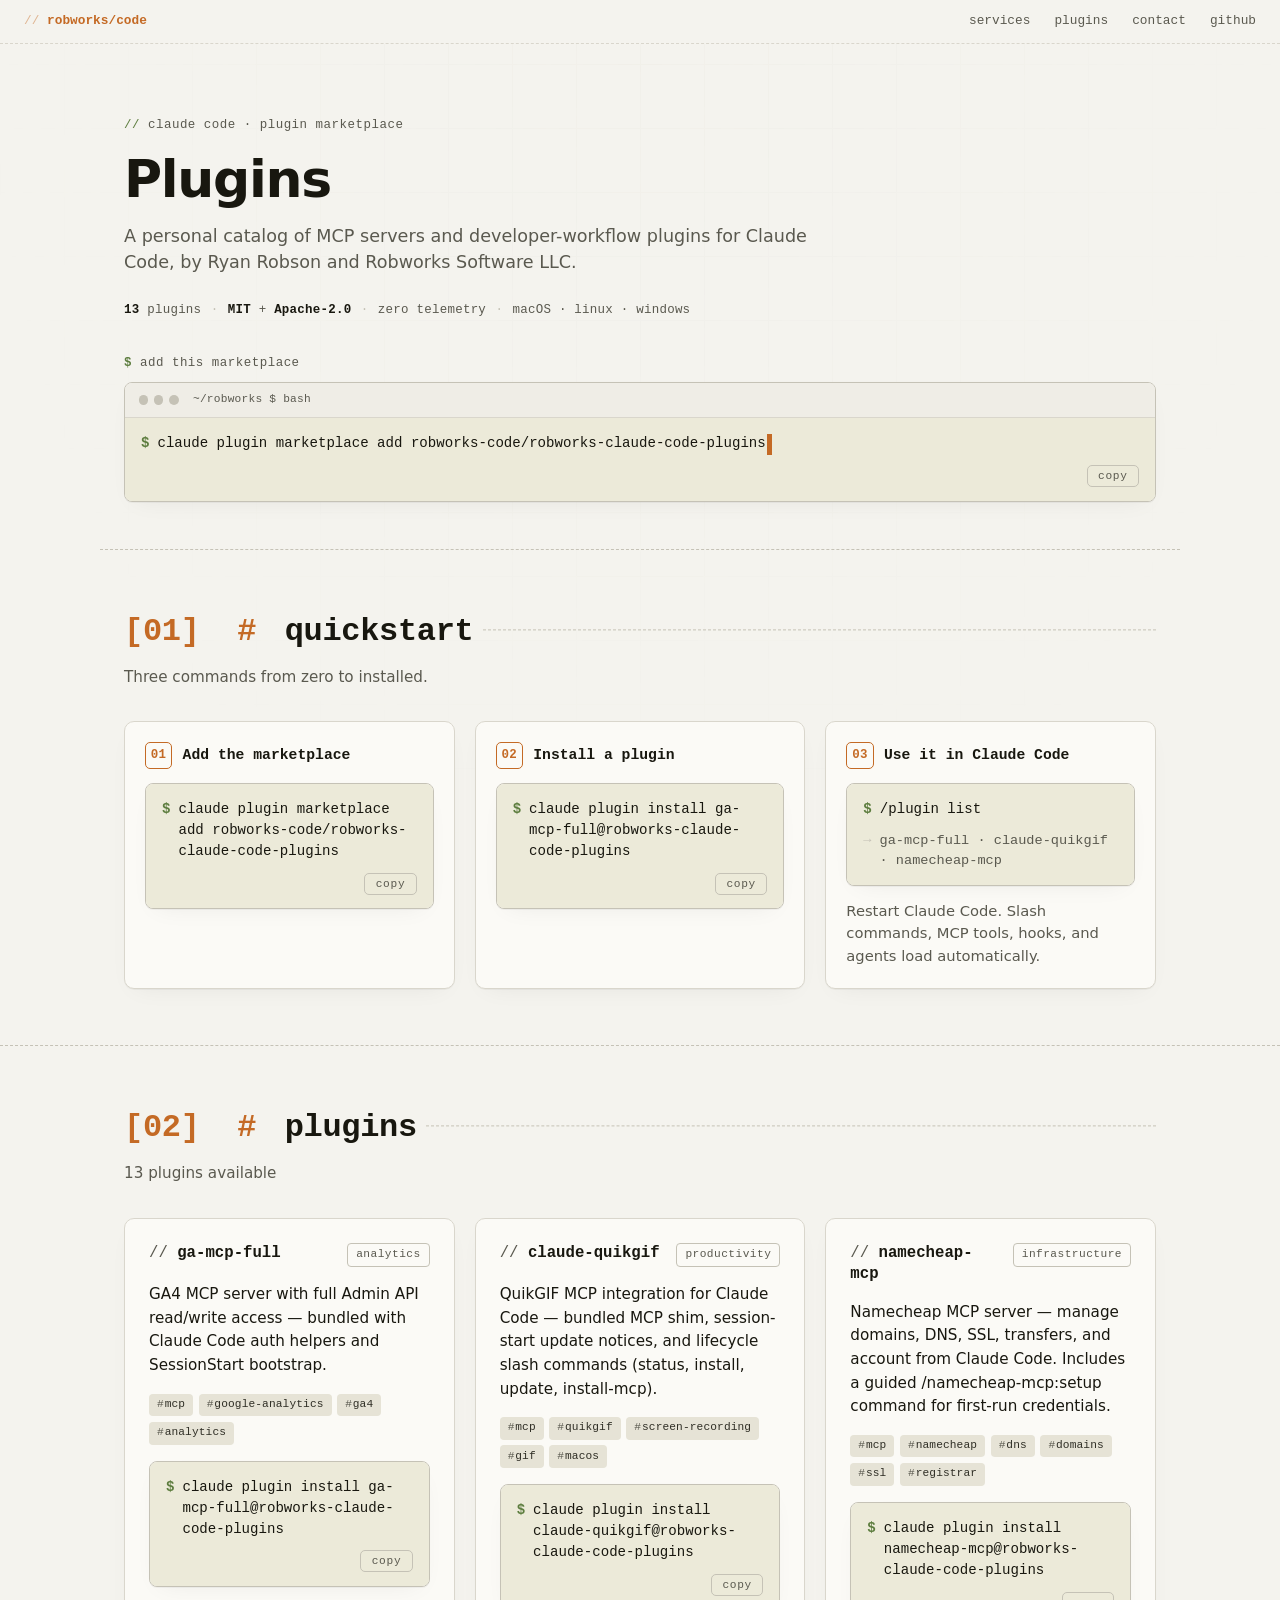
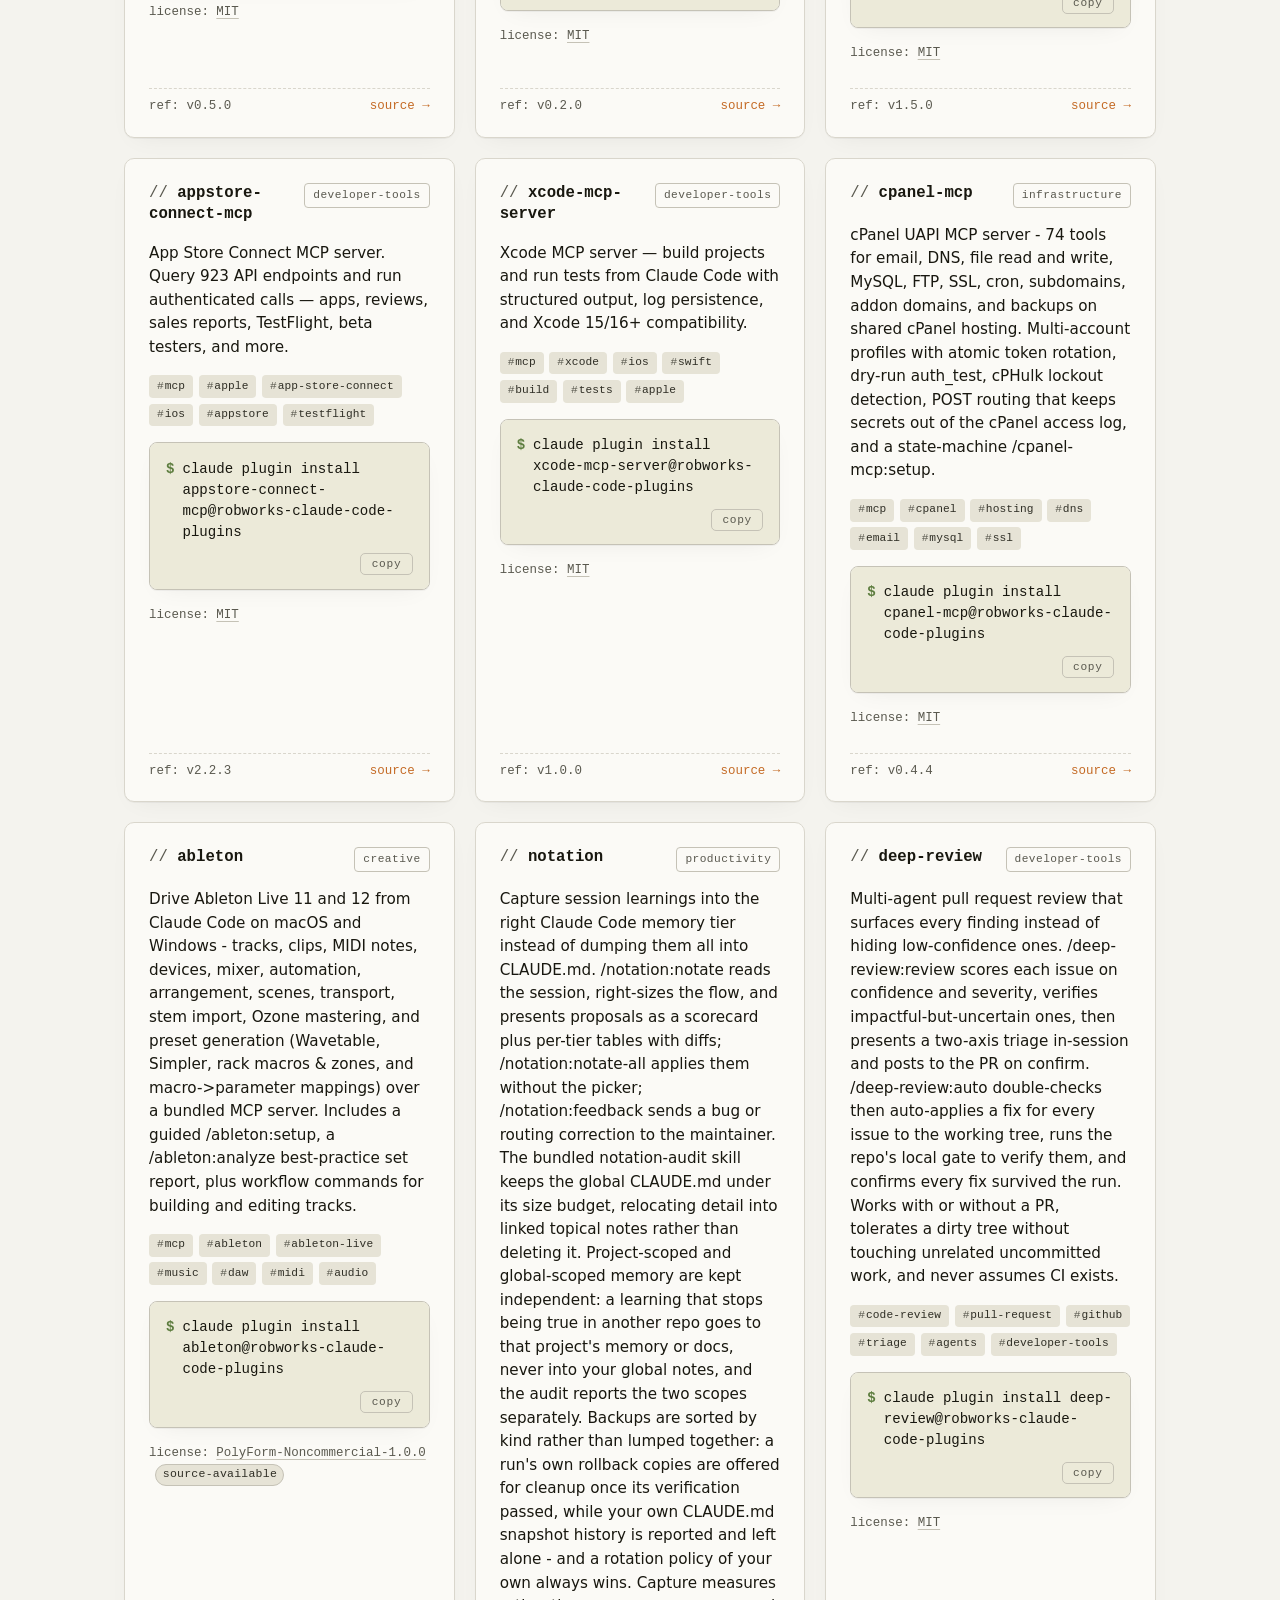
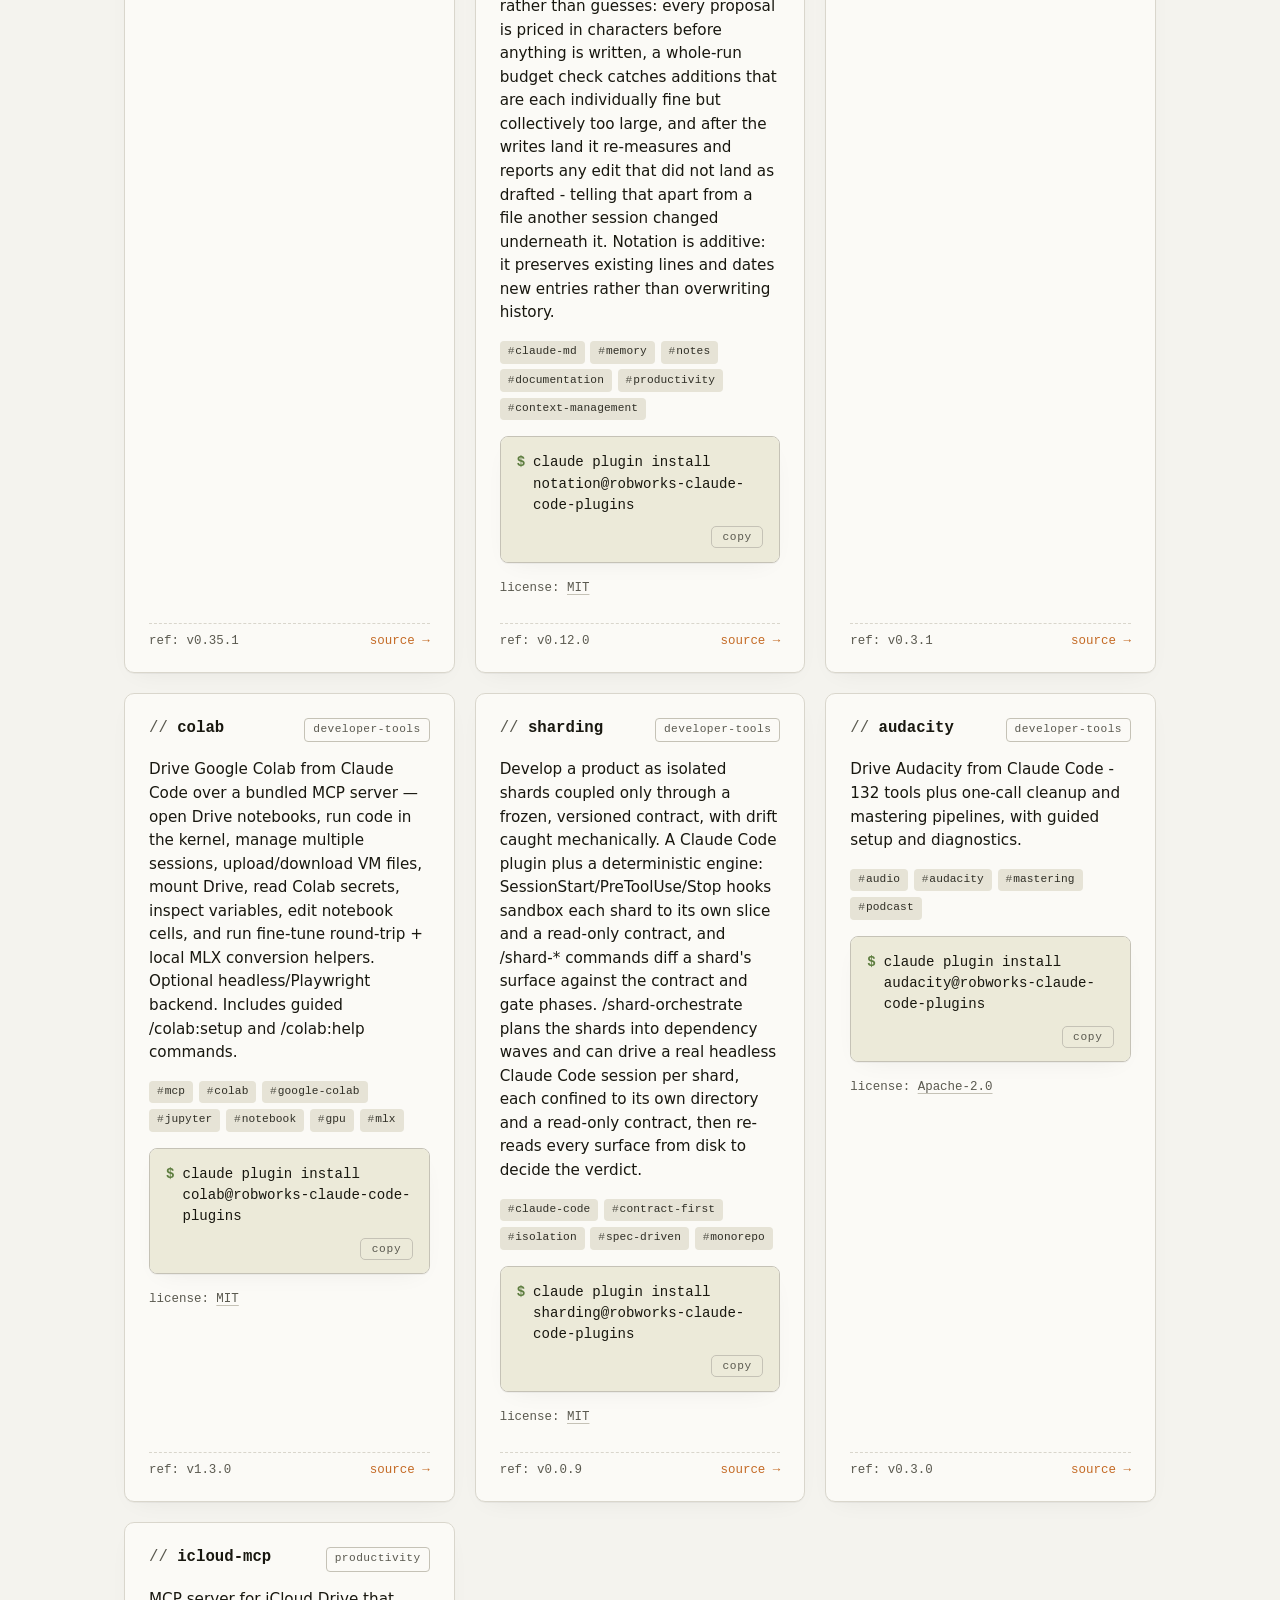
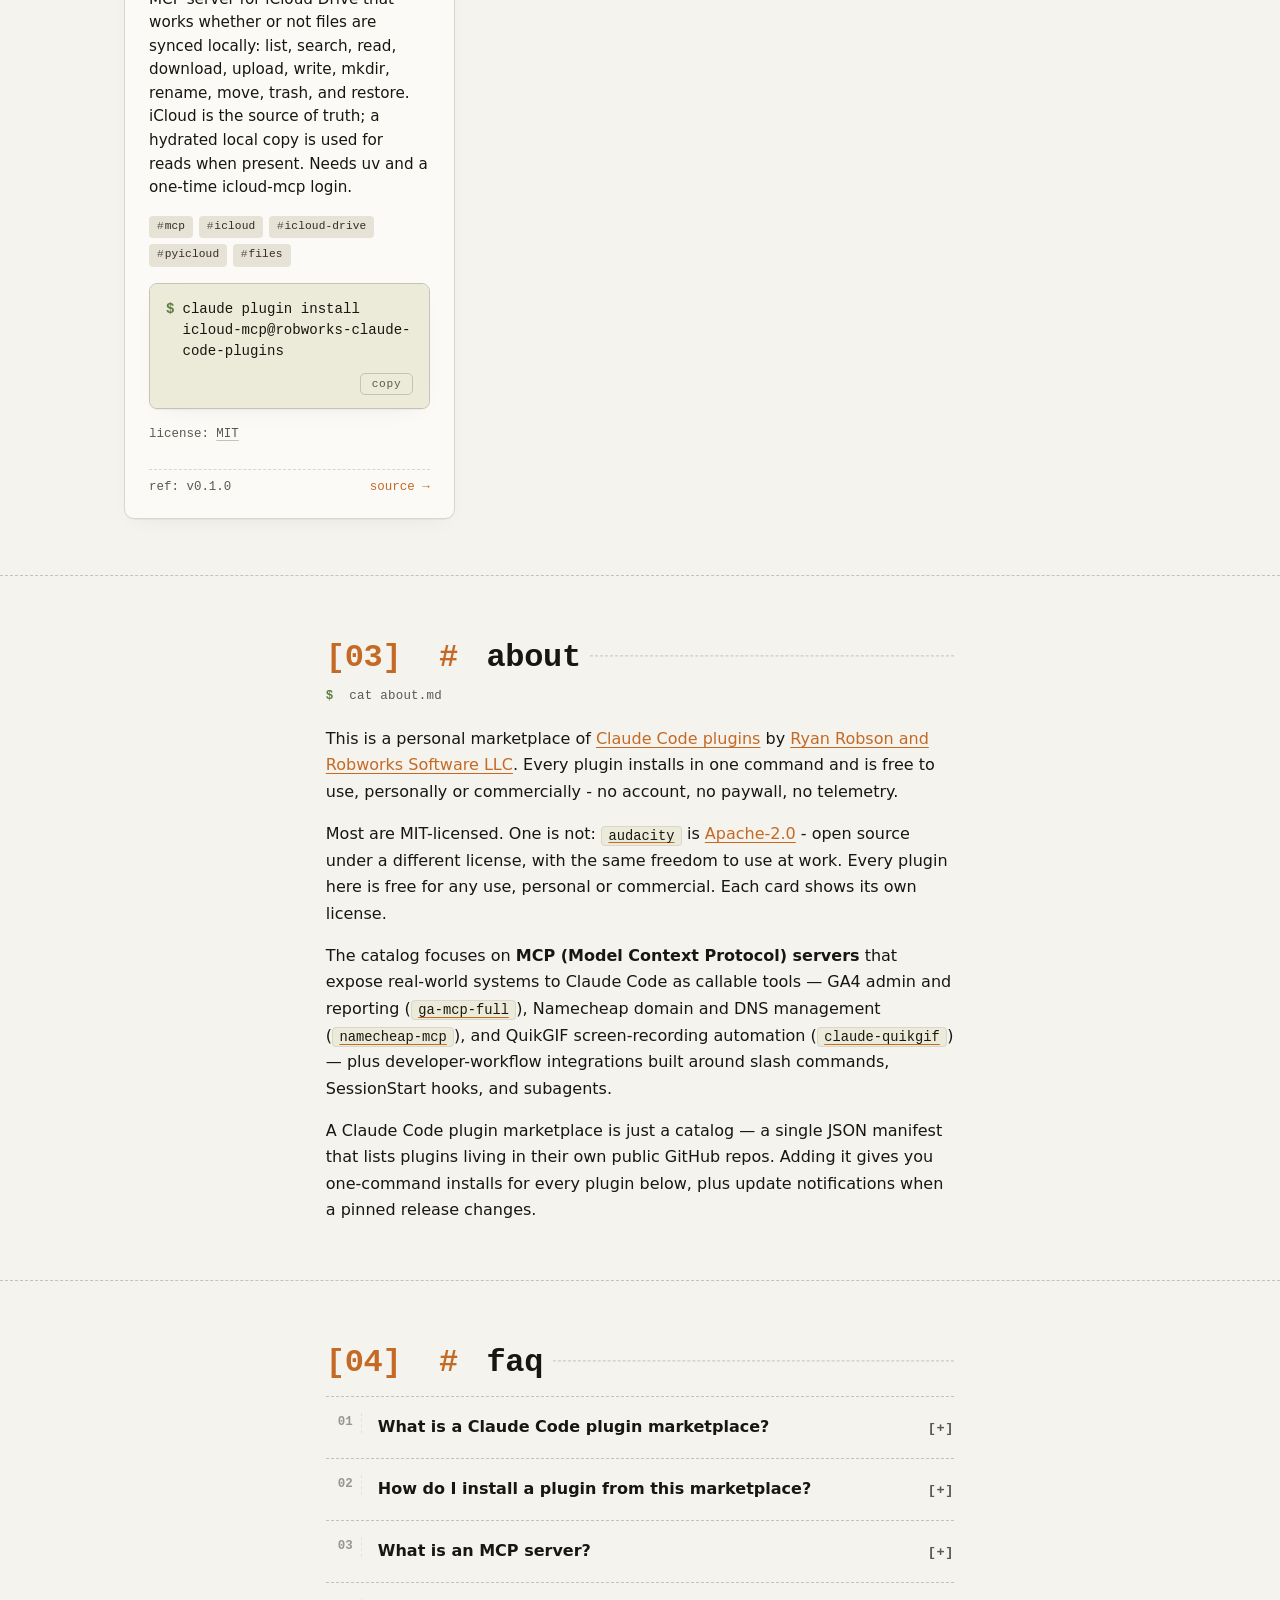
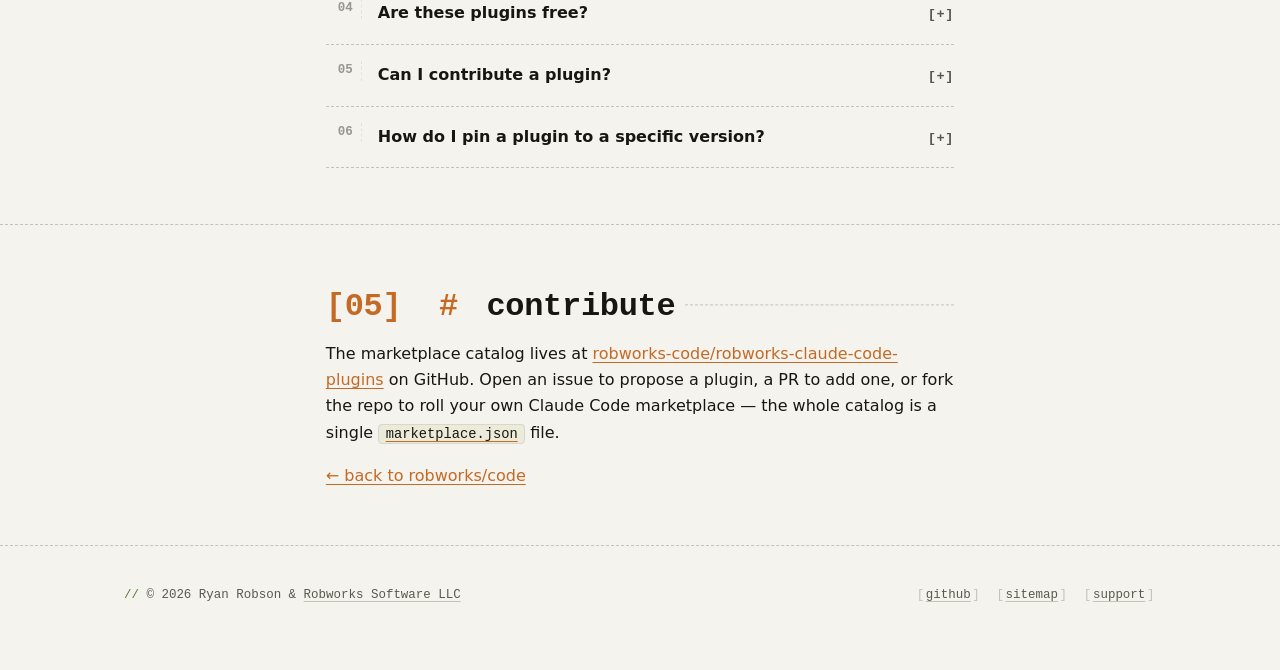
<file: docs/plugins/index.html>
<!doctype html>
<html lang="en">
<head>
  <meta charset="utf-8" />
  <!-- Google Analytics (GA4) -->
  <script async src="https://www.googletagmanager.com/gtag/js?id=G-7J0YLZGLXT"></script>
  <script>
    window.dataLayer = window.dataLayer || [];
    function gtag(){ dataLayer.push(arguments); }
    gtag('js', new Date());
    gtag('config', 'G-7J0YLZGLXT');
  </script>
  <meta name="viewport" content="width=device-width, initial-scale=1" />
  <title>Plugins · Robworks Software LLC</title>
  <meta name="description" content="Personal Claude Code plugin marketplace. Install MCP servers for Google Analytics, Namecheap, and QuikGIF — plus developer workflow plugins — with one command." />
  <link rel="canonical" href="https://code.robworks.info/plugins/" />
  <meta name="robots" content="index,follow,max-image-preview:large" />
  <meta name="theme-color" content="#c46a25" />
  <meta name="author" content="Ryan Robson and Robworks Software LLC" />

  <meta property="og:type" content="website" />
  <meta property="og:site_name" content="Robworks Software LLC" />
  <meta property="og:locale" content="en_US" />
  <meta property="og:title" content="Plugins · Robworks Software LLC" />
  <meta property="og:description" content="Personal Claude Code plugin marketplace — MCP servers for Google Analytics, Namecheap, and QuikGIF, plus developer workflow plugins. Free for individual use, one-command install." />
  <meta property="og:url" content="https://code.robworks.info/plugins/" />
  <meta property="og:image" content="https://code.robworks.info/plugins/og-image.png" />
  <meta property="og:image:width" content="1200" />
  <meta property="og:image:height" content="630" />
  <meta property="og:image:alt" content="Robworks Claude Code Plugins — a personal marketplace of MCP servers and developer workflow plugins" />

  <meta name="twitter:card" content="summary_large_image" />
  <meta name="twitter:title" content="Plugins · Robworks Software LLC" />
  <meta name="twitter:description" content="Personal Claude Code plugin marketplace — MCP servers for Google Analytics, Namecheap, and QuikGIF, plus developer workflow plugins. Free for individual use, one-command install." />
  <meta name="twitter:image" content="https://code.robworks.info/plugins/og-image.png" />
  <meta name="twitter:image:alt" content="Robworks Claude Code Plugins marketplace" />

  <link rel="stylesheet" href="../style.css" />
  <link rel="icon" href="data:image/svg+xml,%3Csvg xmlns='http://www.w3.org/2000/svg' viewBox='0 0 100 100'%3E%3Ctext y='.9em' font-size='90'%3E%E2%9A%99%EF%B8%8F%3C/text%3E%3C/svg%3E" />

  <!-- BEGIN:JSONLD -->
  <script type="application/ld+json">
{
  "@context": "https://schema.org",
  "@graph": [
    {
      "@type": "Organization",
      "@id": "https://robworks.info/#org",
      "name": "Robworks Software LLC",
      "url": "https://robworks.info",
      "founder": {
        "@type": "Person",
        "name": "Ryan Robson"
      }
    },
    {
      "@type": "WebSite",
      "@id": "https://code.robworks.info/#website",
      "url": "https://code.robworks.info/",
      "name": "Ryan Robson — Robworks Software LLC",
      "publisher": {
        "@id": "https://robworks.info/#org"
      },
      "inLanguage": "en-US"
    },
    {
      "@type": "BreadcrumbList",
      "@id": "https://code.robworks.info/plugins/#breadcrumb",
      "itemListElement": [
        {
          "@type": "ListItem",
          "position": 1,
          "name": "Home",
          "item": "https://code.robworks.info/"
        },
        {
          "@type": "ListItem",
          "position": 2,
          "name": "Plugins",
          "item": "https://code.robworks.info/plugins/"
        }
      ]
    },
    {
      "@type": "CollectionPage",
      "@id": "https://code.robworks.info/plugins/#page",
      "url": "https://code.robworks.info/plugins/",
      "name": "Robworks Claude Code Plugins",
      "description": "A personal Claude Code plugin marketplace — MCP servers and developer-workflow plugins by Ryan Robson and Robworks Software LLC.",
      "inLanguage": "en-US",
      "isPartOf": {
        "@id": "https://code.robworks.info/#website"
      },
      "publisher": {
        "@id": "https://robworks.info/#org"
      },
      "mainEntity": {
        "@id": "https://code.robworks.info/plugins/#plugins"
      },
      "primaryImageOfPage": "https://code.robworks.info/plugins/og-image.png",
      "breadcrumb": {
        "@id": "https://code.robworks.info/plugins/#breadcrumb"
      }
    },
    {
      "@type": "ItemList",
      "@id": "https://code.robworks.info/plugins/#plugins",
      "name": "Claude Code plugins by Robworks Software LLC",
      "numberOfItems": 13,
      "itemListElement": [
        {
          "@type": "ListItem",
          "position": 1,
          "url": "https://code.robworks.info/plugins/#plugin-ga-mcp-full",
          "item": {
            "@id": "https://code.robworks.info/plugins/#sw-ga-mcp-full"
          }
        },
        {
          "@type": "ListItem",
          "position": 2,
          "url": "https://code.robworks.info/plugins/#plugin-claude-quikgif",
          "item": {
            "@id": "https://code.robworks.info/plugins/#sw-claude-quikgif"
          }
        },
        {
          "@type": "ListItem",
          "position": 3,
          "url": "https://code.robworks.info/plugins/#plugin-namecheap-mcp",
          "item": {
            "@id": "https://code.robworks.info/plugins/#sw-namecheap-mcp"
          }
        },
        {
          "@type": "ListItem",
          "position": 4,
          "url": "https://code.robworks.info/plugins/#plugin-appstore-connect-mcp",
          "item": {
            "@id": "https://code.robworks.info/plugins/#sw-appstore-connect-mcp"
          }
        },
        {
          "@type": "ListItem",
          "position": 5,
          "url": "https://code.robworks.info/plugins/#plugin-xcode-mcp-server",
          "item": {
            "@id": "https://code.robworks.info/plugins/#sw-xcode-mcp-server"
          }
        },
        {
          "@type": "ListItem",
          "position": 6,
          "url": "https://code.robworks.info/plugins/#plugin-cpanel-mcp",
          "item": {
            "@id": "https://code.robworks.info/plugins/#sw-cpanel-mcp"
          }
        },
        {
          "@type": "ListItem",
          "position": 7,
          "url": "https://code.robworks.info/plugins/#plugin-ableton",
          "item": {
            "@id": "https://code.robworks.info/plugins/#sw-ableton"
          }
        },
        {
          "@type": "ListItem",
          "position": 8,
          "url": "https://code.robworks.info/plugins/#plugin-notation",
          "item": {
            "@id": "https://code.robworks.info/plugins/#sw-notation"
          }
        },
        {
          "@type": "ListItem",
          "position": 9,
          "url": "https://code.robworks.info/plugins/#plugin-deep-review",
          "item": {
            "@id": "https://code.robworks.info/plugins/#sw-deep-review"
          }
        },
        {
          "@type": "ListItem",
          "position": 10,
          "url": "https://code.robworks.info/plugins/#plugin-colab",
          "item": {
            "@id": "https://code.robworks.info/plugins/#sw-colab"
          }
        },
        {
          "@type": "ListItem",
          "position": 11,
          "url": "https://code.robworks.info/plugins/#plugin-sharding",
          "item": {
            "@id": "https://code.robworks.info/plugins/#sw-sharding"
          }
        },
        {
          "@type": "ListItem",
          "position": 12,
          "url": "https://code.robworks.info/plugins/#plugin-audacity",
          "item": {
            "@id": "https://code.robworks.info/plugins/#sw-audacity"
          }
        },
        {
          "@type": "ListItem",
          "position": 13,
          "url": "https://code.robworks.info/plugins/#plugin-icloud-mcp",
          "item": {
            "@id": "https://code.robworks.info/plugins/#sw-icloud-mcp"
          }
        }
      ]
    },
    {
      "@type": "SoftwareApplication",
      "@id": "https://code.robworks.info/plugins/#sw-ga-mcp-full",
      "name": "ga-mcp-full",
      "applicationCategory": "DeveloperApplication",
      "applicationSubCategory": "Claude Code plugin",
      "operatingSystem": "macOS, Linux, Windows",
      "description": "GA4 MCP server with full Admin API read/write access — bundled with Claude Code auth helpers and SessionStart bootstrap.",
      "softwareVersion": "0.5.0",
      "license": "https://opensource.org/licenses/MIT",
      "url": "https://github.com/ringo380/ga-mcp-full",
      "codeRepository": "https://github.com/ringo380/ga-mcp-full",
      "keywords": "mcp, google-analytics, ga4, analytics, claude-code, plugin",
      "author": {
        "@id": "https://robworks.info/#org"
      },
      "publisher": {
        "@id": "https://robworks.info/#org"
      },
      "offers": {
        "@type": "Offer",
        "price": "0",
        "priceCurrency": "USD"
      }
    },
    {
      "@type": "SoftwareApplication",
      "@id": "https://code.robworks.info/plugins/#sw-claude-quikgif",
      "name": "claude-quikgif",
      "applicationCategory": "DeveloperApplication",
      "applicationSubCategory": "Claude Code plugin",
      "operatingSystem": "macOS",
      "description": "QuikGIF MCP integration for Claude Code — bundled MCP shim, session-start update notices, and lifecycle slash commands (status, install, update, install-mcp).",
      "softwareVersion": "0.2.0",
      "license": "https://opensource.org/licenses/MIT",
      "url": "https://github.com/ringo380/claude-quikgif",
      "codeRepository": "https://github.com/ringo380/claude-quikgif",
      "keywords": "mcp, quikgif, screen-recording, gif, macos, claude-code, plugin",
      "author": {
        "@id": "https://robworks.info/#org"
      },
      "publisher": {
        "@id": "https://robworks.info/#org"
      },
      "offers": {
        "@type": "Offer",
        "price": "0",
        "priceCurrency": "USD"
      }
    },
    {
      "@type": "SoftwareApplication",
      "@id": "https://code.robworks.info/plugins/#sw-namecheap-mcp",
      "name": "namecheap-mcp",
      "applicationCategory": "DeveloperApplication",
      "applicationSubCategory": "Claude Code plugin",
      "operatingSystem": "macOS, Linux, Windows",
      "description": "Namecheap MCP server — manage domains, DNS, SSL, transfers, and account from Claude Code. Includes a guided /namecheap-mcp:setup command for first-run credentials.",
      "softwareVersion": "1.5.0",
      "license": "https://opensource.org/licenses/MIT",
      "url": "https://github.com/ringo380/namecheap-mcp",
      "codeRepository": "https://github.com/ringo380/namecheap-mcp",
      "keywords": "mcp, namecheap, dns, domains, ssl, registrar, claude-code, plugin",
      "author": {
        "@id": "https://robworks.info/#org"
      },
      "publisher": {
        "@id": "https://robworks.info/#org"
      },
      "offers": {
        "@type": "Offer",
        "price": "0",
        "priceCurrency": "USD"
      }
    },
    {
      "@type": "SoftwareApplication",
      "@id": "https://code.robworks.info/plugins/#sw-appstore-connect-mcp",
      "name": "appstore-connect-mcp",
      "applicationCategory": "DeveloperApplication",
      "applicationSubCategory": "Claude Code plugin",
      "operatingSystem": "macOS, Linux, Windows",
      "description": "App Store Connect MCP server. Query 923 API endpoints and run authenticated calls — apps, reviews, sales reports, TestFlight, beta testers, and more.",
      "softwareVersion": "2.2.3",
      "license": "https://opensource.org/licenses/MIT",
      "url": "https://github.com/ringo380/appstore-connect-mcp",
      "codeRepository": "https://github.com/ringo380/appstore-connect-mcp",
      "keywords": "mcp, apple, app-store-connect, ios, appstore, testflight, claude-code, plugin",
      "author": {
        "@id": "https://robworks.info/#org"
      },
      "publisher": {
        "@id": "https://robworks.info/#org"
      },
      "offers": {
        "@type": "Offer",
        "price": "0",
        "priceCurrency": "USD"
      }
    },
    {
      "@type": "SoftwareApplication",
      "@id": "https://code.robworks.info/plugins/#sw-xcode-mcp-server",
      "name": "xcode-mcp-server",
      "applicationCategory": "DeveloperApplication",
      "applicationSubCategory": "Claude Code plugin",
      "operatingSystem": "macOS, Linux, Windows",
      "description": "Xcode MCP server — build projects and run tests from Claude Code with structured output, log persistence, and Xcode 15/16+ compatibility.",
      "softwareVersion": "1.0.0",
      "license": "https://opensource.org/licenses/MIT",
      "url": "https://github.com/ringo380/Xcode-mcp-server",
      "codeRepository": "https://github.com/ringo380/Xcode-mcp-server",
      "keywords": "mcp, xcode, ios, swift, build, tests, apple, claude-code, plugin",
      "author": {
        "@id": "https://robworks.info/#org"
      },
      "publisher": {
        "@id": "https://robworks.info/#org"
      },
      "offers": {
        "@type": "Offer",
        "price": "0",
        "priceCurrency": "USD"
      }
    },
    {
      "@type": "SoftwareApplication",
      "@id": "https://code.robworks.info/plugins/#sw-cpanel-mcp",
      "name": "cpanel-mcp",
      "applicationCategory": "DeveloperApplication",
      "applicationSubCategory": "Claude Code plugin",
      "operatingSystem": "macOS, Linux, Windows",
      "description": "cPanel UAPI MCP server - 74 tools for email, DNS, file read and write, MySQL, FTP, SSL, cron, subdomains, addon domains, and backups on shared cPanel hosting. Multi-account profiles with atomic token rotation, dry-run auth_test, cPHulk lockout detection, POST routing that keeps secrets out of the cPanel access log, and a state-machine /cpanel-mcp:setup.",
      "softwareVersion": "0.4.4",
      "license": "https://opensource.org/licenses/MIT",
      "url": "https://github.com/ringo380/claude-cpanel-mcp",
      "codeRepository": "https://github.com/ringo380/claude-cpanel-mcp",
      "keywords": "mcp, cpanel, hosting, dns, email, mysql, ssl, claude-code, plugin",
      "author": {
        "@id": "https://robworks.info/#org"
      },
      "publisher": {
        "@id": "https://robworks.info/#org"
      },
      "offers": {
        "@type": "Offer",
        "price": "0",
        "priceCurrency": "USD"
      }
    },
    {
      "@type": "SoftwareApplication",
      "@id": "https://code.robworks.info/plugins/#sw-ableton",
      "name": "ableton",
      "applicationCategory": "DeveloperApplication",
      "applicationSubCategory": "Claude Code plugin",
      "operatingSystem": "macOS, Linux, Windows",
      "description": "Drive Ableton Live 11 and 12 from Claude Code on macOS and Windows - tracks, clips, MIDI notes, devices, mixer, automation, arrangement, scenes, transport, stem import, Ozone mastering, and preset generation (Wavetable, Simpler, rack macros & zones, and macro->parameter mappings) over a bundled MCP server. Includes a guided /ableton:setup, a /ableton:analyze best-practice set report, plus workflow commands for building and editing tracks.",
      "softwareVersion": "0.35.1",
      "license": "https://spdx.org/licenses/PolyForm-Noncommercial-1.0.0.html",
      "url": "https://github.com/ringo380/ableton-mcp-max",
      "codeRepository": "https://github.com/ringo380/ableton-mcp-max",
      "keywords": "mcp, ableton, ableton-live, music, daw, midi, audio, claude-code, plugin",
      "author": {
        "@id": "https://robworks.info/#org"
      },
      "publisher": {
        "@id": "https://robworks.info/#org"
      },
      "offers": {
        "@type": "Offer",
        "price": "0",
        "priceCurrency": "USD"
      }
    },
    {
      "@type": "SoftwareApplication",
      "@id": "https://code.robworks.info/plugins/#sw-notation",
      "name": "notation",
      "applicationCategory": "DeveloperApplication",
      "applicationSubCategory": "Claude Code plugin",
      "operatingSystem": "macOS, Linux, Windows",
      "description": "Capture session learnings into the right Claude Code memory tier instead of dumping them all into CLAUDE.md. /notation:notate reads the session, right-sizes the flow, and presents proposals as a scorecard plus per-tier tables with diffs; /notation:notate-all applies them without the picker; /notation:feedback sends a bug or routing correction to the maintainer. The bundled notation-audit skill keeps the global CLAUDE.md under its size budget, relocating detail into linked topical notes rather than deleting it. Project-scoped and global-scoped memory are kept independent: a learning that stops being true in another repo goes to that project's memory or docs, never into your global notes, and the audit reports the two scopes separately. Backups are sorted by kind rather than lumped together: a run's own rollback copies are offered for cleanup once its verification passed, while your own CLAUDE.md snapshot history is reported and left alone - and a rotation policy of your own always wins. Capture measures rather than guesses: every proposal is priced in characters before anything is written, a whole-run budget check catches additions that are each individually fine but collectively too large, and after the writes land it re-measures and reports any edit that did not land as drafted - telling that apart from a file another session changed underneath it. Notation is additive: it preserves existing lines and dates new entries rather than overwriting history.",
      "softwareVersion": "0.12.0",
      "license": "https://opensource.org/licenses/MIT",
      "url": "https://github.com/Robworks-Code/notation",
      "codeRepository": "https://github.com/Robworks-Code/notation",
      "keywords": "claude-md, memory, notes, documentation, productivity, context-management, claude-code, plugin",
      "author": {
        "@id": "https://robworks.info/#org"
      },
      "publisher": {
        "@id": "https://robworks.info/#org"
      },
      "offers": {
        "@type": "Offer",
        "price": "0",
        "priceCurrency": "USD"
      }
    },
    {
      "@type": "SoftwareApplication",
      "@id": "https://code.robworks.info/plugins/#sw-deep-review",
      "name": "deep-review",
      "applicationCategory": "DeveloperApplication",
      "applicationSubCategory": "Claude Code plugin",
      "operatingSystem": "macOS, Linux, Windows",
      "description": "Multi-agent pull request review that surfaces every finding instead of hiding low-confidence ones. /deep-review:review scores each issue on confidence and severity, verifies impactful-but-uncertain ones, then presents a two-axis triage in-session and posts to the PR on confirm. /deep-review:auto double-checks then auto-applies a fix for every issue to the working tree, runs the repo's local gate to verify them, and confirms every fix survived the run. Works with or without a PR, tolerates a dirty tree without touching unrelated uncommitted work, and never assumes CI exists.",
      "softwareVersion": "0.3.1",
      "license": "https://opensource.org/licenses/MIT",
      "url": "https://github.com/Robworks-Code/deep-review",
      "codeRepository": "https://github.com/Robworks-Code/deep-review",
      "keywords": "code-review, pull-request, github, triage, agents, developer-tools, claude-code, plugin",
      "author": {
        "@id": "https://robworks.info/#org"
      },
      "publisher": {
        "@id": "https://robworks.info/#org"
      },
      "offers": {
        "@type": "Offer",
        "price": "0",
        "priceCurrency": "USD"
      }
    },
    {
      "@type": "SoftwareApplication",
      "@id": "https://code.robworks.info/plugins/#sw-colab",
      "name": "colab",
      "applicationCategory": "DeveloperApplication",
      "applicationSubCategory": "Claude Code plugin",
      "operatingSystem": "macOS, Linux, Windows",
      "description": "Drive Google Colab from Claude Code over a bundled MCP server — open Drive notebooks, run code in the kernel, manage multiple sessions, upload/download VM files, mount Drive, read Colab secrets, inspect variables, edit notebook cells, and run fine-tune round-trip + local MLX conversion helpers. Optional headless/Playwright backend. Includes guided /colab:setup and /colab:help commands.",
      "softwareVersion": "1.3.0",
      "license": "https://opensource.org/licenses/MIT",
      "url": "https://github.com/robworks-code/colab-mcp-extended",
      "codeRepository": "https://github.com/robworks-code/colab-mcp-extended",
      "keywords": "mcp, colab, google-colab, jupyter, notebook, gpu, mlx, claude-code, plugin",
      "author": {
        "@id": "https://robworks.info/#org"
      },
      "publisher": {
        "@id": "https://robworks.info/#org"
      },
      "offers": {
        "@type": "Offer",
        "price": "0",
        "priceCurrency": "USD"
      }
    },
    {
      "@type": "SoftwareApplication",
      "@id": "https://code.robworks.info/plugins/#sw-sharding",
      "name": "sharding",
      "applicationCategory": "DeveloperApplication",
      "applicationSubCategory": "Claude Code plugin",
      "operatingSystem": "macOS, Linux, Windows",
      "description": "Develop a product as isolated shards coupled only through a frozen, versioned contract, with drift caught mechanically. A Claude Code plugin plus a deterministic engine: SessionStart/PreToolUse/Stop hooks sandbox each shard to its own slice and a read-only contract, and /shard-* commands diff a shard's surface against the contract and gate phases. /shard-orchestrate plans the shards into dependency waves and can drive a real headless Claude Code session per shard, each confined to its own directory and a read-only contract, then re-reads every surface from disk to decide the verdict.",
      "softwareVersion": "0.0.9",
      "license": "https://opensource.org/licenses/MIT",
      "url": "https://github.com/robworks-code/sharding",
      "codeRepository": "https://github.com/robworks-code/sharding",
      "keywords": "claude-code, contract-first, isolation, spec-driven, monorepo, plugin",
      "author": {
        "@id": "https://robworks.info/#org"
      },
      "publisher": {
        "@id": "https://robworks.info/#org"
      },
      "offers": {
        "@type": "Offer",
        "price": "0",
        "priceCurrency": "USD"
      }
    },
    {
      "@type": "SoftwareApplication",
      "@id": "https://code.robworks.info/plugins/#sw-audacity",
      "name": "audacity",
      "applicationCategory": "DeveloperApplication",
      "applicationSubCategory": "Claude Code plugin",
      "operatingSystem": "macOS, Linux, Windows",
      "description": "Drive Audacity from Claude Code - 132 tools plus one-call cleanup and mastering pipelines, with guided setup and diagnostics.",
      "softwareVersion": "0.3.0",
      "license": "https://spdx.org/licenses/Apache-2.0.html",
      "url": "https://github.com/robworks-code/audacity-mcp-max",
      "codeRepository": "https://github.com/robworks-code/audacity-mcp-max",
      "keywords": "audio, audacity, mastering, podcast, claude-code, plugin",
      "author": {
        "@id": "https://robworks.info/#org"
      },
      "publisher": {
        "@id": "https://robworks.info/#org"
      },
      "offers": {
        "@type": "Offer",
        "price": "0",
        "priceCurrency": "USD"
      }
    },
    {
      "@type": "SoftwareApplication",
      "@id": "https://code.robworks.info/plugins/#sw-icloud-mcp",
      "name": "icloud-mcp",
      "applicationCategory": "DeveloperApplication",
      "applicationSubCategory": "Claude Code plugin",
      "operatingSystem": "macOS, Linux, Windows",
      "description": "MCP server for iCloud Drive that works whether or not files are synced locally: list, search, read, download, upload, write, mkdir, rename, move, trash, and restore. iCloud is the source of truth; a hydrated local copy is used for reads when present. Needs uv and a one-time icloud-mcp login.",
      "softwareVersion": "0.1.0",
      "license": "https://opensource.org/licenses/MIT",
      "url": "https://github.com/robworks-code/icloud-mcp",
      "codeRepository": "https://github.com/robworks-code/icloud-mcp",
      "keywords": "mcp, icloud, icloud-drive, pyicloud, files, claude-code, plugin",
      "author": {
        "@id": "https://robworks.info/#org"
      },
      "publisher": {
        "@id": "https://robworks.info/#org"
      },
      "offers": {
        "@type": "Offer",
        "price": "0",
        "priceCurrency": "USD"
      }
    },
    {
      "@type": "FAQPage",
      "@id": "https://code.robworks.info/plugins/#faq",
      "mainEntity": [
        {
          "@type": "Question",
          "name": "What is a Claude Code plugin marketplace?",
          "acceptedAnswer": {
            "@type": "Answer",
            "text": "A catalog of plugins — MCP servers, slash commands, agents, skills, and hooks — you can add to Claude Code in one command. Once added, you can discover and install any plugin from your terminal, and stay in sync with the latest pinned releases."
          }
        },
        {
          "@type": "Question",
          "name": "How do I install a plugin from this marketplace?",
          "acceptedAnswer": {
            "@type": "Answer",
            "text": "Run claude plugin marketplace add robworks-code/robworks-claude-code-plugins once to register the catalog, then claude plugin install <name>@robworks-claude-code-plugins for any plugin above. Inside an interactive Claude Code session, the slash-command equivalents are /plugin marketplace add … and /plugin install …."
          }
        },
        {
          "@type": "Question",
          "name": "What is an MCP server?",
          "acceptedAnswer": {
            "@type": "Answer",
            "text": "An MCP (Model Context Protocol) server exposes tools and resources to an LLM client like Claude Code. Every plugin on this page bundles an MCP server — invoke its tools from plain-language prompts in Claude Code, no custom client code required."
          }
        },
        {
          "@type": "Question",
          "name": "Are these plugins free?",
          "acceptedAnswer": {
            "@type": "Answer",
            "text": "Free to install, and free to use as an individual — including for paid work. Most plugins here are MIT-licensed. audacity (Apache-2.0) is open source under a different license, with the same freedom to use at work. ableton (PolyForm-Noncommercial-1.0.0) is source-available rather than open source: free for any individual acting on their own initiative, with adoption across an organization requiring a commercial license. Check the license on each card before adopting one at work. Some need third-party credentials (a Namecheap API key, a Google Analytics property, a QuikGIF license) that you configure separately — the plugin never charges you."
          }
        },
        {
          "@type": "Question",
          "name": "Can I contribute a plugin?",
          "acceptedAnswer": {
            "@type": "Answer",
            "text": "Yes — open an issue or PR at the source repository. See Contributing a plugin in the README for the criteria."
          }
        },
        {
          "@type": "Question",
          "name": "How do I pin a plugin to a specific version?",
          "acceptedAnswer": {
            "@type": "Answer",
            "text": "Each plugin entry in marketplace.json carries a ref (branch or tag) or sha (exact commit). Every plugin on this page is already pinned to a tagged release; see the ref: link on each card for the exact version."
          }
        }
      ]
    }
  ]
}
  </script>
<!-- END:JSONLD -->
</head>
<body>
  <a class="skip" href="#plugins">Skip to plugins</a>
  <div id="copy-status" class="sr-only" role="status" aria-live="polite"></div>

  <nav class="site-nav" aria-label="Site navigation">
    <a class="nav-brand" href="/">robworks/code</a>
    <div class="nav-links">
      <a class="nav-link" href="/#services">services</a>
      <a class="nav-link" href="/plugins/" aria-current="page">plugins</a>
      <a class="nav-link" href="/#contact">contact</a>
      <a class="nav-link" href="https://github.com/ringo380" rel="noopener noreferrer">github</a>
    </div>
  </nav>

  <header>
    <div class="container">
      <p class="eyebrow">claude code · plugin marketplace</p>
      <h1>Plugins</h1>
      <p class="tagline" id="tagline">A personal catalog of MCP servers and developer-workflow plugins for Claude Code, by Ryan Robson and Robworks Software LLC.</p>

      <p class="hero-stats">
        <span><strong id="hero-plugin-count">13</strong> plugins</span>
        <span class="sep" aria-hidden="true"> · </span>
        <span><strong>MIT</strong> + <strong>Apache-2.0</strong></span>
        <span class="sep" aria-hidden="true"> · </span>
        <span>zero telemetry</span>
        <span class="sep" aria-hidden="true"> · </span>
        <span>macOS <span aria-hidden="true">·</span> linux <span aria-hidden="true">·</span> windows</span>
      </p>

      <p class="hero-cta-label">add this marketplace</p>
      <div class="terminal" aria-label="Marketplace install command">
        <div class="terminal-chrome" aria-hidden="true">
          <span class="terminal-dots"><span></span><span></span><span></span></span>
          <span class="terminal-title">~/robworks $ bash</span>
        </div>
        <div class="terminal-body">
          <div class="terminal-line">
            <code class="terminal-cmd">claude plugin marketplace add robworks-code/robworks-claude-code-plugins<span class="caret" aria-hidden="true">▊</span></code>
          </div>
          <div class="terminal-actions">
            <button class="copy-btn" data-copy="claude plugin marketplace add robworks-code/robworks-claude-code-plugins" aria-label="Copy marketplace install command">copy</button>
          </div>
        </div>
      </div>
    </div>
  </header>

  <main>
    <section id="quickstart" aria-labelledby="quickstart-heading">
      <div class="container">
        <h2 id="quickstart-heading"><span class="section-num" aria-hidden="true">[01]  # </span>quickstart</h2>
        <p class="section-meta">Three commands from zero to installed.</p>
        <ol class="steps">
          <li>
            <div class="step-label"><span class="step-num">01</span> Add the marketplace</div>
            <div class="terminal">
              <div class="terminal-body">
                <div class="terminal-line">
                  <code class="terminal-cmd">claude plugin marketplace add robworks-code/robworks-claude-code-plugins</code>
                </div>
                <div class="terminal-actions">
                  <button class="copy-btn" data-copy="claude plugin marketplace add robworks-code/robworks-claude-code-plugins" aria-label="Copy step 1 command">copy</button>
                </div>
              </div>
            </div>
          </li>
          <li>
            <div class="step-label"><span class="step-num">02</span> Install a plugin</div>
            <div class="terminal">
              <div class="terminal-body">
                <div class="terminal-line">
                  <code class="terminal-cmd">claude plugin install ga-mcp-full@robworks-claude-code-plugins</code>
                </div>
                <div class="terminal-actions">
                  <button class="copy-btn" data-copy="claude plugin install ga-mcp-full@robworks-claude-code-plugins" aria-label="Copy step 2 command">copy</button>
                </div>
              </div>
            </div>
          </li>
          <li>
            <div class="step-label"><span class="step-num">03</span> Use it in Claude Code</div>
            <div class="terminal">
              <div class="terminal-body">
                <div class="terminal-line">
                  <code class="terminal-cmd">/plugin list</code>
                </div>
                <div class="terminal-line is-output">
                  <span class="output-arrow" aria-hidden="true">→</span>
                  <code class="terminal-cmd">ga-mcp-full <span aria-hidden="true">·</span> claude-quikgif <span aria-hidden="true">·</span> namecheap-mcp</code>
                </div>
              </div>
            </div>
            <p class="step-note">Restart Claude Code. Slash commands, MCP tools, hooks, and agents load automatically.</p>
          </li>
        </ol>
      </div>
    </section>

    <section id="plugins" aria-labelledby="plugins-heading">
      <div class="container">
        <h2 id="plugins-heading"><span class="section-num" aria-hidden="true">[02]  # </span>plugins</h2>
        <p class="section-meta" id="plugin-count">13 plugins available</p>
        <div id="plugins-grid" class="grid">
          <!-- BEGIN:PLUGIN-CARDS -->
          <article class="card" id="plugin-ga-mcp-full">
            <div class="card-header">
              <h3>ga-mcp-full</h3>
              <span class="badge">analytics</span>
            </div>
            <p class="description">GA4 MCP server with full Admin API read/write access — bundled with Claude Code auth helpers and SessionStart bootstrap.</p>
            <div class="tags">
              <span class="tag">mcp</span>
              <span class="tag">google-analytics</span>
              <span class="tag">ga4</span>
              <span class="tag">analytics</span>
            </div>
            <div class="terminal">
              <div class="terminal-body">
                <div class="terminal-line">
                  <code class="terminal-cmd">claude plugin install ga-mcp-full@robworks-claude-code-plugins</code>
                </div>
                <div class="terminal-actions">
                  <button class="copy-btn" data-copy="claude plugin install ga-mcp-full@robworks-claude-code-plugins" aria-label="Copy install command for ga-mcp-full">copy</button>
                </div>
              </div>
            </div>
            <p class="license">license: <a href="https://opensource.org/licenses/MIT">MIT</a></p>
            <div class="card-footer">
              <span class="pinned">ref: v0.5.0</span>
              <a class="repo-link" href="https://github.com/ringo380/ga-mcp-full">source →</a>
            </div>
          </article>

          <article class="card" id="plugin-claude-quikgif">
            <div class="card-header">
              <h3>claude-quikgif</h3>
              <span class="badge">productivity</span>
            </div>
            <p class="description">QuikGIF MCP integration for Claude Code — bundled MCP shim, session-start update notices, and lifecycle slash commands (status, install, update, install-mcp).</p>
            <div class="tags">
              <span class="tag">mcp</span>
              <span class="tag">quikgif</span>
              <span class="tag">screen-recording</span>
              <span class="tag">gif</span>
              <span class="tag">macos</span>
            </div>
            <div class="terminal">
              <div class="terminal-body">
                <div class="terminal-line">
                  <code class="terminal-cmd">claude plugin install claude-quikgif@robworks-claude-code-plugins</code>
                </div>
                <div class="terminal-actions">
                  <button class="copy-btn" data-copy="claude plugin install claude-quikgif@robworks-claude-code-plugins" aria-label="Copy install command for claude-quikgif">copy</button>
                </div>
              </div>
            </div>
            <p class="license">license: <a href="https://opensource.org/licenses/MIT">MIT</a></p>
            <div class="card-footer">
              <span class="pinned">ref: v0.2.0</span>
              <a class="repo-link" href="https://github.com/ringo380/claude-quikgif">source →</a>
            </div>
          </article>

          <article class="card" id="plugin-namecheap-mcp">
            <div class="card-header">
              <h3>namecheap-mcp</h3>
              <span class="badge">infrastructure</span>
            </div>
            <p class="description">Namecheap MCP server — manage domains, DNS, SSL, transfers, and account from Claude Code. Includes a guided /namecheap-mcp:setup command for first-run credentials.</p>
            <div class="tags">
              <span class="tag">mcp</span>
              <span class="tag">namecheap</span>
              <span class="tag">dns</span>
              <span class="tag">domains</span>
              <span class="tag">ssl</span>
              <span class="tag">registrar</span>
            </div>
            <div class="terminal">
              <div class="terminal-body">
                <div class="terminal-line">
                  <code class="terminal-cmd">claude plugin install namecheap-mcp@robworks-claude-code-plugins</code>
                </div>
                <div class="terminal-actions">
                  <button class="copy-btn" data-copy="claude plugin install namecheap-mcp@robworks-claude-code-plugins" aria-label="Copy install command for namecheap-mcp">copy</button>
                </div>
              </div>
            </div>
            <p class="license">license: <a href="https://opensource.org/licenses/MIT">MIT</a></p>
            <div class="card-footer">
              <span class="pinned">ref: v1.5.0</span>
              <a class="repo-link" href="https://github.com/ringo380/namecheap-mcp">source →</a>
            </div>
          </article>

          <article class="card" id="plugin-appstore-connect-mcp">
            <div class="card-header">
              <h3>appstore-connect-mcp</h3>
              <span class="badge">developer-tools</span>
            </div>
            <p class="description">App Store Connect MCP server. Query 923 API endpoints and run authenticated calls — apps, reviews, sales reports, TestFlight, beta testers, and more.</p>
            <div class="tags">
              <span class="tag">mcp</span>
              <span class="tag">apple</span>
              <span class="tag">app-store-connect</span>
              <span class="tag">ios</span>
              <span class="tag">appstore</span>
              <span class="tag">testflight</span>
            </div>
            <div class="terminal">
              <div class="terminal-body">
                <div class="terminal-line">
                  <code class="terminal-cmd">claude plugin install appstore-connect-mcp@robworks-claude-code-plugins</code>
                </div>
                <div class="terminal-actions">
                  <button class="copy-btn" data-copy="claude plugin install appstore-connect-mcp@robworks-claude-code-plugins" aria-label="Copy install command for appstore-connect-mcp">copy</button>
                </div>
              </div>
            </div>
            <p class="license">license: <a href="https://opensource.org/licenses/MIT">MIT</a></p>
            <div class="card-footer">
              <span class="pinned">ref: v2.2.3</span>
              <a class="repo-link" href="https://github.com/ringo380/appstore-connect-mcp">source →</a>
            </div>
          </article>

          <article class="card" id="plugin-xcode-mcp-server">
            <div class="card-header">
              <h3>xcode-mcp-server</h3>
              <span class="badge">developer-tools</span>
            </div>
            <p class="description">Xcode MCP server — build projects and run tests from Claude Code with structured output, log persistence, and Xcode 15/16+ compatibility.</p>
            <div class="tags">
              <span class="tag">mcp</span>
              <span class="tag">xcode</span>
              <span class="tag">ios</span>
              <span class="tag">swift</span>
              <span class="tag">build</span>
              <span class="tag">tests</span>
              <span class="tag">apple</span>
            </div>
            <div class="terminal">
              <div class="terminal-body">
                <div class="terminal-line">
                  <code class="terminal-cmd">claude plugin install xcode-mcp-server@robworks-claude-code-plugins</code>
                </div>
                <div class="terminal-actions">
                  <button class="copy-btn" data-copy="claude plugin install xcode-mcp-server@robworks-claude-code-plugins" aria-label="Copy install command for xcode-mcp-server">copy</button>
                </div>
              </div>
            </div>
            <p class="license">license: <a href="https://opensource.org/licenses/MIT">MIT</a></p>
            <div class="card-footer">
              <span class="pinned">ref: v1.0.0</span>
              <a class="repo-link" href="https://github.com/ringo380/Xcode-mcp-server">source →</a>
            </div>
          </article>

          <article class="card" id="plugin-cpanel-mcp">
            <div class="card-header">
              <h3>cpanel-mcp</h3>
              <span class="badge">infrastructure</span>
            </div>
            <p class="description">cPanel UAPI MCP server - 74 tools for email, DNS, file read and write, MySQL, FTP, SSL, cron, subdomains, addon domains, and backups on shared cPanel hosting. Multi-account profiles with atomic token rotation, dry-run auth_test, cPHulk lockout detection, POST routing that keeps secrets out of the cPanel access log, and a state-machine /cpanel-mcp:setup.</p>
            <div class="tags">
              <span class="tag">mcp</span>
              <span class="tag">cpanel</span>
              <span class="tag">hosting</span>
              <span class="tag">dns</span>
              <span class="tag">email</span>
              <span class="tag">mysql</span>
              <span class="tag">ssl</span>
            </div>
            <div class="terminal">
              <div class="terminal-body">
                <div class="terminal-line">
                  <code class="terminal-cmd">claude plugin install cpanel-mcp@robworks-claude-code-plugins</code>
                </div>
                <div class="terminal-actions">
                  <button class="copy-btn" data-copy="claude plugin install cpanel-mcp@robworks-claude-code-plugins" aria-label="Copy install command for cpanel-mcp">copy</button>
                </div>
              </div>
            </div>
            <p class="license">license: <a href="https://opensource.org/licenses/MIT">MIT</a></p>
            <div class="card-footer">
              <span class="pinned">ref: v0.4.4</span>
              <a class="repo-link" href="https://github.com/ringo380/claude-cpanel-mcp">source →</a>
            </div>
          </article>

          <article class="card" id="plugin-ableton">
            <div class="card-header">
              <h3>ableton</h3>
              <span class="badge">creative</span>
            </div>
            <p class="description">Drive Ableton Live 11 and 12 from Claude Code on macOS and Windows - tracks, clips, MIDI notes, devices, mixer, automation, arrangement, scenes, transport, stem import, Ozone mastering, and preset generation (Wavetable, Simpler, rack macros &amp; zones, and macro-&gt;parameter mappings) over a bundled MCP server. Includes a guided /ableton:setup, a /ableton:analyze best-practice set report, plus workflow commands for building and editing tracks.</p>
            <div class="tags">
              <span class="tag">mcp</span>
              <span class="tag">ableton</span>
              <span class="tag">ableton-live</span>
              <span class="tag">music</span>
              <span class="tag">daw</span>
              <span class="tag">midi</span>
              <span class="tag">audio</span>
            </div>
            <div class="terminal">
              <div class="terminal-body">
                <div class="terminal-line">
                  <code class="terminal-cmd">claude plugin install ableton@robworks-claude-code-plugins</code>
                </div>
                <div class="terminal-actions">
                  <button class="copy-btn" data-copy="claude plugin install ableton@robworks-claude-code-plugins" aria-label="Copy install command for ableton">copy</button>
                </div>
              </div>
            </div>
            <p class="license">license: <a href="https://spdx.org/licenses/PolyForm-Noncommercial-1.0.0.html">PolyForm-Noncommercial-1.0.0</a> <span class="license-note">source-available</span></p>
            <div class="card-footer">
              <span class="pinned">ref: v0.35.1</span>
              <a class="repo-link" href="https://github.com/ringo380/ableton-mcp-max">source →</a>
            </div>
          </article>

          <article class="card" id="plugin-notation">
            <div class="card-header">
              <h3>notation</h3>
              <span class="badge">productivity</span>
            </div>
            <p class="description">Capture session learnings into the right Claude Code memory tier instead of dumping them all into CLAUDE.md. /notation:notate reads the session, right-sizes the flow, and presents proposals as a scorecard plus per-tier tables with diffs; /notation:notate-all applies them without the picker; /notation:feedback sends a bug or routing correction to the maintainer. The bundled notation-audit skill keeps the global CLAUDE.md under its size budget, relocating detail into linked topical notes rather than deleting it. Project-scoped and global-scoped memory are kept independent: a learning that stops being true in another repo goes to that project&#39;s memory or docs, never into your global notes, and the audit reports the two scopes separately. Backups are sorted by kind rather than lumped together: a run&#39;s own rollback copies are offered for cleanup once its verification passed, while your own CLAUDE.md snapshot history is reported and left alone - and a rotation policy of your own always wins. Capture measures rather than guesses: every proposal is priced in characters before anything is written, a whole-run budget check catches additions that are each individually fine but collectively too large, and after the writes land it re-measures and reports any edit that did not land as drafted - telling that apart from a file another session changed underneath it. Notation is additive: it preserves existing lines and dates new entries rather than overwriting history.</p>
            <div class="tags">
              <span class="tag">claude-md</span>
              <span class="tag">memory</span>
              <span class="tag">notes</span>
              <span class="tag">documentation</span>
              <span class="tag">productivity</span>
              <span class="tag">context-management</span>
            </div>
            <div class="terminal">
              <div class="terminal-body">
                <div class="terminal-line">
                  <code class="terminal-cmd">claude plugin install notation@robworks-claude-code-plugins</code>
                </div>
                <div class="terminal-actions">
                  <button class="copy-btn" data-copy="claude plugin install notation@robworks-claude-code-plugins" aria-label="Copy install command for notation">copy</button>
                </div>
              </div>
            </div>
            <p class="license">license: <a href="https://opensource.org/licenses/MIT">MIT</a></p>
            <div class="card-footer">
              <span class="pinned">ref: v0.12.0</span>
              <a class="repo-link" href="https://github.com/Robworks-Code/notation">source →</a>
            </div>
          </article>

          <article class="card" id="plugin-deep-review">
            <div class="card-header">
              <h3>deep-review</h3>
              <span class="badge">developer-tools</span>
            </div>
            <p class="description">Multi-agent pull request review that surfaces every finding instead of hiding low-confidence ones. /deep-review:review scores each issue on confidence and severity, verifies impactful-but-uncertain ones, then presents a two-axis triage in-session and posts to the PR on confirm. /deep-review:auto double-checks then auto-applies a fix for every issue to the working tree, runs the repo&#39;s local gate to verify them, and confirms every fix survived the run. Works with or without a PR, tolerates a dirty tree without touching unrelated uncommitted work, and never assumes CI exists.</p>
            <div class="tags">
              <span class="tag">code-review</span>
              <span class="tag">pull-request</span>
              <span class="tag">github</span>
              <span class="tag">triage</span>
              <span class="tag">agents</span>
              <span class="tag">developer-tools</span>
            </div>
            <div class="terminal">
              <div class="terminal-body">
                <div class="terminal-line">
                  <code class="terminal-cmd">claude plugin install deep-review@robworks-claude-code-plugins</code>
                </div>
                <div class="terminal-actions">
                  <button class="copy-btn" data-copy="claude plugin install deep-review@robworks-claude-code-plugins" aria-label="Copy install command for deep-review">copy</button>
                </div>
              </div>
            </div>
            <p class="license">license: <a href="https://opensource.org/licenses/MIT">MIT</a></p>
            <div class="card-footer">
              <span class="pinned">ref: v0.3.1</span>
              <a class="repo-link" href="https://github.com/Robworks-Code/deep-review">source →</a>
            </div>
          </article>

          <article class="card" id="plugin-colab">
            <div class="card-header">
              <h3>colab</h3>
              <span class="badge">developer-tools</span>
            </div>
            <p class="description">Drive Google Colab from Claude Code over a bundled MCP server — open Drive notebooks, run code in the kernel, manage multiple sessions, upload/download VM files, mount Drive, read Colab secrets, inspect variables, edit notebook cells, and run fine-tune round-trip + local MLX conversion helpers. Optional headless/Playwright backend. Includes guided /colab:setup and /colab:help commands.</p>
            <div class="tags">
              <span class="tag">mcp</span>
              <span class="tag">colab</span>
              <span class="tag">google-colab</span>
              <span class="tag">jupyter</span>
              <span class="tag">notebook</span>
              <span class="tag">gpu</span>
              <span class="tag">mlx</span>
            </div>
            <div class="terminal">
              <div class="terminal-body">
                <div class="terminal-line">
                  <code class="terminal-cmd">claude plugin install colab@robworks-claude-code-plugins</code>
                </div>
                <div class="terminal-actions">
                  <button class="copy-btn" data-copy="claude plugin install colab@robworks-claude-code-plugins" aria-label="Copy install command for colab">copy</button>
                </div>
              </div>
            </div>
            <p class="license">license: <a href="https://opensource.org/licenses/MIT">MIT</a></p>
            <div class="card-footer">
              <span class="pinned">ref: v1.3.0</span>
              <a class="repo-link" href="https://github.com/robworks-code/colab-mcp-extended">source →</a>
            </div>
          </article>

          <article class="card" id="plugin-sharding">
            <div class="card-header">
              <h3>sharding</h3>
              <span class="badge">developer-tools</span>
            </div>
            <p class="description">Develop a product as isolated shards coupled only through a frozen, versioned contract, with drift caught mechanically. A Claude Code plugin plus a deterministic engine: SessionStart/PreToolUse/Stop hooks sandbox each shard to its own slice and a read-only contract, and /shard-* commands diff a shard&#39;s surface against the contract and gate phases. /shard-orchestrate plans the shards into dependency waves and can drive a real headless Claude Code session per shard, each confined to its own directory and a read-only contract, then re-reads every surface from disk to decide the verdict.</p>
            <div class="tags">
              <span class="tag">claude-code</span>
              <span class="tag">contract-first</span>
              <span class="tag">isolation</span>
              <span class="tag">spec-driven</span>
              <span class="tag">monorepo</span>
            </div>
            <div class="terminal">
              <div class="terminal-body">
                <div class="terminal-line">
                  <code class="terminal-cmd">claude plugin install sharding@robworks-claude-code-plugins</code>
                </div>
                <div class="terminal-actions">
                  <button class="copy-btn" data-copy="claude plugin install sharding@robworks-claude-code-plugins" aria-label="Copy install command for sharding">copy</button>
                </div>
              </div>
            </div>
            <p class="license">license: <a href="https://opensource.org/licenses/MIT">MIT</a></p>
            <div class="card-footer">
              <span class="pinned">ref: v0.0.9</span>
              <a class="repo-link" href="https://github.com/robworks-code/sharding">source →</a>
            </div>
          </article>

          <article class="card" id="plugin-audacity">
            <div class="card-header">
              <h3>audacity</h3>
              <span class="badge">developer-tools</span>
            </div>
            <p class="description">Drive Audacity from Claude Code - 132 tools plus one-call cleanup and mastering pipelines, with guided setup and diagnostics.</p>
            <div class="tags">
              <span class="tag">audio</span>
              <span class="tag">audacity</span>
              <span class="tag">mastering</span>
              <span class="tag">podcast</span>
            </div>
            <div class="terminal">
              <div class="terminal-body">
                <div class="terminal-line">
                  <code class="terminal-cmd">claude plugin install audacity@robworks-claude-code-plugins</code>
                </div>
                <div class="terminal-actions">
                  <button class="copy-btn" data-copy="claude plugin install audacity@robworks-claude-code-plugins" aria-label="Copy install command for audacity">copy</button>
                </div>
              </div>
            </div>
            <p class="license">license: <a href="https://spdx.org/licenses/Apache-2.0.html">Apache-2.0</a></p>
            <div class="card-footer">
              <span class="pinned">ref: v0.3.0</span>
              <a class="repo-link" href="https://github.com/robworks-code/audacity-mcp-max">source →</a>
            </div>
          </article>

          <article class="card" id="plugin-icloud-mcp">
            <div class="card-header">
              <h3>icloud-mcp</h3>
              <span class="badge">productivity</span>
            </div>
            <p class="description">MCP server for iCloud Drive that works whether or not files are synced locally: list, search, read, download, upload, write, mkdir, rename, move, trash, and restore. iCloud is the source of truth; a hydrated local copy is used for reads when present. Needs uv and a one-time icloud-mcp login.</p>
            <div class="tags">
              <span class="tag">mcp</span>
              <span class="tag">icloud</span>
              <span class="tag">icloud-drive</span>
              <span class="tag">pyicloud</span>
              <span class="tag">files</span>
            </div>
            <div class="terminal">
              <div class="terminal-body">
                <div class="terminal-line">
                  <code class="terminal-cmd">claude plugin install icloud-mcp@robworks-claude-code-plugins</code>
                </div>
                <div class="terminal-actions">
                  <button class="copy-btn" data-copy="claude plugin install icloud-mcp@robworks-claude-code-plugins" aria-label="Copy install command for icloud-mcp">copy</button>
                </div>
              </div>
            </div>
            <p class="license">license: <a href="https://opensource.org/licenses/MIT">MIT</a></p>
            <div class="card-footer">
              <span class="pinned">ref: v0.1.0</span>
              <a class="repo-link" href="https://github.com/robworks-code/icloud-mcp">source →</a>
            </div>
          </article>
<!-- END:PLUGIN-CARDS -->
        </div>
      </div>
    </section>

    <section id="about" aria-labelledby="about-heading">
      <div class="container prose">
        <h2 id="about-heading"><span class="section-num" aria-hidden="true">[03]  # </span>about</h2>
        <p class="prose-prompt" aria-hidden="true"><span>$</span> cat about.md</p>
        <p>
          This is a personal marketplace of
          <a href="https://code.claude.com/docs/en/plugins">Claude Code plugins</a> by
          <a href="/">Ryan Robson and Robworks Software LLC</a>. Every plugin installs in one
          command and is free to use, personally or commercially - no account, no paywall, no telemetry.
        </p>
        <p>
          Most are MIT-licensed. One is not:
          <a href="#plugin-audacity"><code class="inline">audacity</code></a> is
          <a href="https://www.apache.org/licenses/LICENSE-2.0">Apache-2.0</a> - open source
          under a different license, with the same freedom to use at work. Every plugin here
          is free for any use, personal or commercial. Each card shows its own license.
        </p>
        <p>
          The catalog focuses on <strong>MCP (Model Context Protocol) servers</strong> that expose
          real-world systems to Claude Code as callable tools — GA4 admin and reporting
          (<a href="#plugin-ga-mcp-full"><code class="inline">ga-mcp-full</code></a>), Namecheap
          domain and DNS management (<a href="#plugin-namecheap-mcp"><code class="inline">namecheap-mcp</code></a>),
          and QuikGIF screen-recording automation
          (<a href="#plugin-claude-quikgif"><code class="inline">claude-quikgif</code></a>) — plus
          developer-workflow integrations built around slash commands, SessionStart hooks, and
          subagents.
        </p>
        <p>
          A Claude Code plugin marketplace is just a catalog — a single JSON manifest that lists
          plugins living in their own public GitHub repos. Adding it gives you one-command installs
          for every plugin below, plus update notifications when a pinned release changes.
        </p>
      </div>
    </section>

    <section id="faq" aria-labelledby="faq-heading">
      <div class="container prose">
        <h2 id="faq-heading"><span class="section-num" aria-hidden="true">[04]  # </span>faq</h2>
        <details>
          <summary><span class="faq-num" aria-hidden="true">01</span>What is a Claude Code plugin marketplace?</summary>
          <p>A catalog of plugins — MCP servers, slash commands, agents, skills, and hooks — you can add to Claude Code in one command. Once added, you can discover and install any plugin from your terminal, and stay in sync with the latest pinned releases.</p>
        </details>
        <details>
          <summary><span class="faq-num" aria-hidden="true">02</span>How do I install a plugin from this marketplace?</summary>
          <p>Run <code class="inline">claude plugin marketplace add robworks-code/robworks-claude-code-plugins</code> once to register the catalog, then <code class="inline">claude plugin install &lt;name&gt;@robworks-claude-code-plugins</code> for any plugin above. Inside an interactive Claude Code session, the slash-command equivalents are <code class="inline">/plugin marketplace add …</code> and <code class="inline">/plugin install …</code>.</p>
        </details>
        <details>
          <summary><span class="faq-num" aria-hidden="true">03</span>What is an MCP server?</summary>
          <p>An MCP (Model Context Protocol) server exposes tools and resources to an LLM client like Claude Code. Every plugin on this page bundles an MCP server — invoke its tools from plain-language prompts in Claude Code, no custom client code required.</p>
        </details>
        <details>
          <summary><span class="faq-num" aria-hidden="true">04</span>Are these plugins free?</summary>
          <!-- BEGIN:FAQ-LICENSE -->
          <p>Free to install, and free to use as an individual — including for paid work. Most plugins here are MIT-licensed. audacity (Apache-2.0) is open source under a different license, with the same freedom to use at work. ableton (PolyForm-Noncommercial-1.0.0) is source-available rather than open source: free for any individual acting on their own initiative, with adoption across an organization requiring a commercial license. Check the license on each card before adopting one at work. Some need third-party credentials (a Namecheap API key, a Google Analytics property, a QuikGIF license) that you configure separately — the plugin never charges you.</p>
<!-- END:FAQ-LICENSE -->
        </details>
        <details>
          <summary><span class="faq-num" aria-hidden="true">05</span>Can I contribute a plugin?</summary>
          <p>Yes — open an issue or PR at the <a href="https://github.com/robworks-code/robworks-claude-code-plugins">source repository</a>. See <a href="https://github.com/robworks-code/robworks-claude-code-plugins#contributing-a-plugin">Contributing a plugin</a> in the README for the criteria.</p>
        </details>
        <details>
          <summary><span class="faq-num" aria-hidden="true">06</span>How do I pin a plugin to a specific version?</summary>
          <p>Each plugin entry in <code class="inline">marketplace.json</code> carries a <code class="inline">ref</code> (branch or tag) or <code class="inline">sha</code> (exact commit). Every plugin on this page is already pinned to a tagged release; see the <code class="inline">ref:</code> link on each card for the exact version.</p>
        </details>
      </div>
    </section>

    <section id="contribute" aria-labelledby="contribute-heading">
      <div class="container prose">
        <h2 id="contribute-heading"><span class="section-num" aria-hidden="true">[05]  # </span>contribute</h2>
        <p>
          The marketplace catalog lives at
          <a href="https://github.com/robworks-code/robworks-claude-code-plugins">robworks-code/robworks-claude-code-plugins</a>
          on GitHub. Open an issue to propose a plugin, a PR to add one, or fork the repo to roll
          your own Claude Code marketplace — the whole catalog is a single
          <a href="https://github.com/robworks-code/robworks-claude-code-plugins/blob/main/.claude-plugin/marketplace.json"><code class="inline">marketplace.json</code></a>
          file.
        </p>
        <p>
          <a href="/">← back to robworks/code</a>
        </p>
      </div>
    </section>
  </main>

  <footer>
    <div class="container footer-row">
      <span>© 2026 Ryan Robson &amp; <a href="https://robworks.info">Robworks Software LLC</a></span>
      <span class="footer-links">
        <a href="https://github.com/robworks-code/robworks-claude-code-plugins"><span aria-hidden="true">[</span>github<span aria-hidden="true">]</span></a>
        <a href="/sitemap.xml"><span aria-hidden="true">[</span>sitemap<span aria-hidden="true">]</span></a>
        <a href="https://support.robworks.info/submit?product=marketplace"><span aria-hidden="true">[</span>support<span aria-hidden="true">]</span></a>
      </span>
    </div>
  </footer>

  <script type="module">
    const CATALOG_URL = "https://raw.githubusercontent.com/robworks-code/robworks-claude-code-plugins/main/.claude-plugin/marketplace.json";
    const MARKETPLACE_NAME = "robworks-claude-code-plugins";

    const escapeHtml = (s) =>
      String(s ?? "").replace(/[&<>"']/g, (c) => ({
        "&": "&amp;", "<": "&lt;", ">": "&gt;", '"': "&quot;", "'": "&#39;",
      }[c]));

    function renderCard(p) {
      const repo = p.source?.repo ?? "";
      const repoUrl = repo ? `https://github.com/${repo}` : (p.repository || "");
      const ref = p.source?.ref || (p.source?.sha ? p.source.sha.slice(0, 7) : null);
      const refUrl = ref && repo
        ? `https://github.com/${repo}/${p.source?.sha ? "commit" : "releases/tag"}/${p.source?.sha ?? p.source.ref}`
        : null;
      const installCmd = `claude plugin install ${p.name}@${MARKETPLACE_NAME}`;
      const tags = Array.isArray(p.tags) ? p.tags : [];
      const name = escapeHtml(p.name);

      const refInner = ref
        ? (refUrl
            ? `ref: <a href="${escapeHtml(refUrl)}">${escapeHtml(ref)}</a>`
            : `ref: ${escapeHtml(ref)}`)
        : "tracks default branch";

      // The catalog is not uniformly licensed - show it before install, not after.
      const lic = p.license || null;
      const licUrl = lic
        ? (lic === "MIT"
            ? "https://opensource.org/licenses/MIT"
            : `https://spdx.org/licenses/${encodeURIComponent(lic)}.html`)
        : null;
      // Only genuinely restricted licenses carry the badge. Tagging everything
      // that is not MIT as source-available mislabelled Apache-2.0, which is
      // OSI open source and carries no commercial-use restriction. Unknown
      // licenses fall to the cautious side rather than the permissive one.
      const openSource = ["MIT", "Apache-2.0", "BSD-2-Clause", "BSD-3-Clause",
        "ISC", "MPL-2.0", "GPL-3.0", "GPL-2.0", "LGPL-3.0", "AGPL-3.0"];
      const licenseLine = lic
        ? `<p class="license">license: <a href="${escapeHtml(licUrl)}">${escapeHtml(lic)}</a>${
            openSource.includes(lic) ? "" : ` <span class="license-note">source-available</span>`
          }</p>`
        : "";

      return `
        <article class="card" id="plugin-${name}">
          <div class="card-header">
            <h3>${name}</h3>
            ${p.category ? `<span class="badge">${escapeHtml(p.category)}</span>` : ""}
          </div>
          ${p.description ? `<p class="description">${escapeHtml(p.description)}</p>` : ""}
          ${tags.length ? `<div class="tags">${tags.map((t) => `<span class="tag">${escapeHtml(t)}</span>`).join("")}</div>` : ""}
          <div class="terminal">
            <div class="terminal-body">
              <div class="terminal-line">
                <code class="terminal-cmd">${escapeHtml(installCmd)}</code>
              </div>
              <div class="terminal-actions">
                <button class="copy-btn" data-copy="${escapeHtml(installCmd)}" aria-label="Copy install command for ${name}">copy</button>
              </div>
            </div>
          </div>
          ${licenseLine}
          <div class="card-footer">
            <span class="pinned">${refInner}</span>
            ${repoUrl ? `<a class="repo-link" href="${escapeHtml(repoUrl)}">source →</a>` : ""}
          </div>
        </article>
      `;
    }

    const status = document.getElementById("copy-status");
    function announce(msg) {
      if (!status) return;
      status.textContent = "";
      requestAnimationFrame(() => { status.textContent = msg; });
    }

    function wireCopyButtons(root) {
      root.querySelectorAll(".copy-btn").forEach((btn) => {
        if (btn.dataset.wired === "1") return;
        btn.dataset.wired = "1";
        btn.addEventListener("click", async () => {
          const text = btn.dataset.copy;
          if (!text) return;
          try {
            await navigator.clipboard.writeText(text);
            btn.textContent = "✓ copied";
            btn.classList.add("copied");
            announce(`Copied: ${text}`);
            setTimeout(() => {
              btn.textContent = "copy";
              btn.classList.remove("copied");
            }, 1600);
          } catch {
            btn.textContent = "copy failed";
            announce("Copy failed");
          }
        });
      });
    }

    async function refreshFromRemote() {
      const host = document.getElementById("plugins-grid");
      const count = document.getElementById("plugin-count");
      const heroCount = document.getElementById("hero-plugin-count");
      const tagline = document.getElementById("tagline");
      if (!host) return;
      try {
        const res = await fetch(CATALOG_URL, { cache: "no-cache" });
        if (!res.ok) throw new Error(`HTTP ${res.status}`);
        const data = await res.json();
        const plugins = Array.isArray(data.plugins) ? data.plugins : [];

        if (data.metadata?.description && tagline) {
          tagline.textContent = data.metadata.description;
        }

        if (count) {
          count.textContent = `${plugins.length} plugin${plugins.length === 1 ? "" : "s"} available`;
        }

        if (heroCount) {
          heroCount.textContent = String(plugins.length);
        }

        if (plugins.length === 0) return;

        const freshHtml = plugins.map(renderCard).join("").trim();
        const currentHtml = host.innerHTML.trim();

        const normalize = (s) => s.replace(/\s+/g, " ").replace(/> </g, "><");
        if (normalize(freshHtml) !== normalize(currentHtml)) {
          host.innerHTML = freshHtml;
          wireCopyButtons(host);
        }
      } catch {
        /* keep baked SSR content; silent fallback */
      }
    }

    wireCopyButtons(document);
    refreshFromRemote();
  </script>
</body>
</html>
</file>
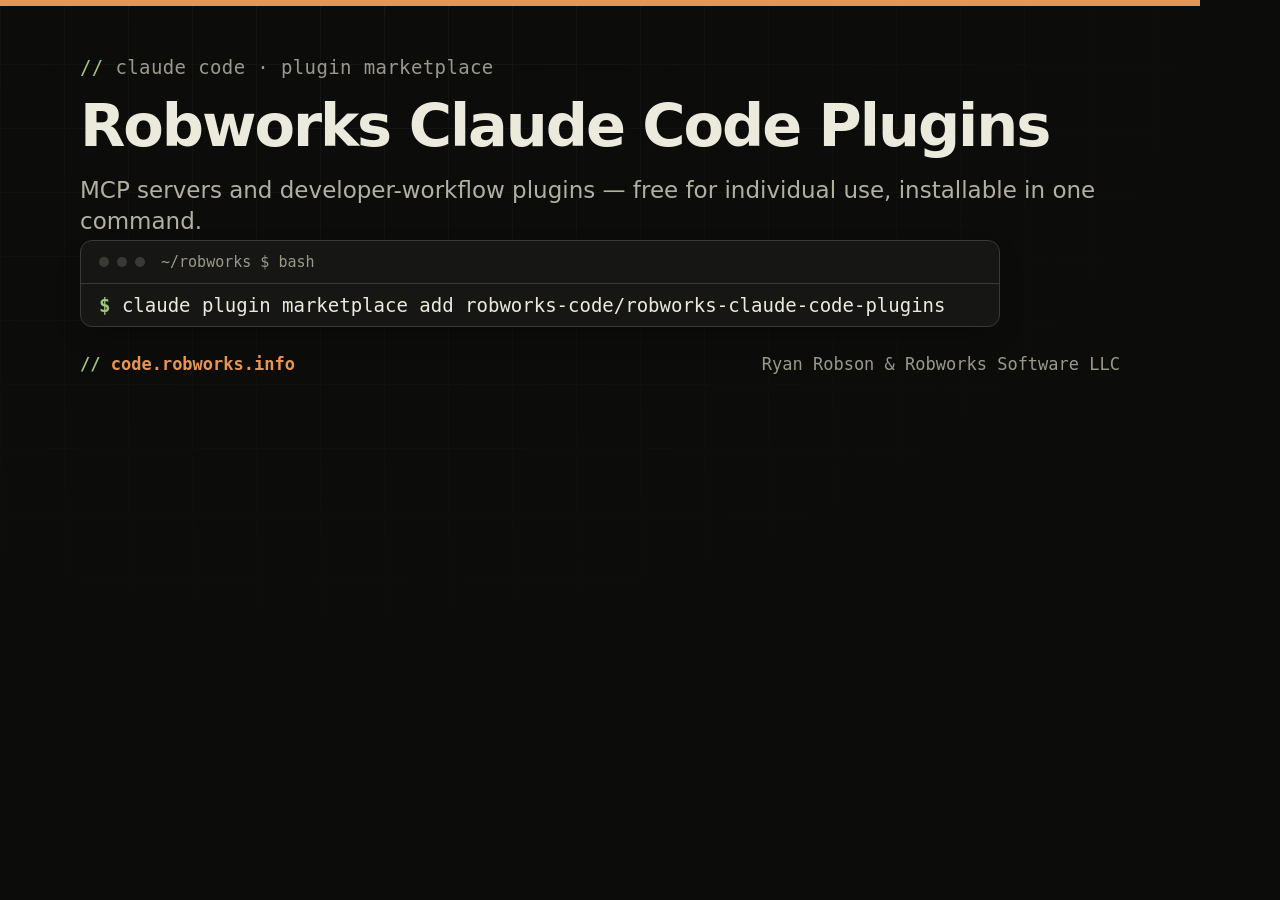
<file: scripts/og-image-plugins.html>
<!doctype html>
<html lang="en">
<head>
  <meta charset="utf-8" />
  <title>OG Image · Robworks Claude Code Plugins</title>
  <style>
    html, body { margin: 0; padding: 0; }
    html { width: 1200px; height: 630px; }
    body {
      width: 1200px; height: 100%;
      background: #0c0c0a; color: #ece9dd;
      font-family: ui-monospace, SFMono-Regular, Menlo, Consolas, monospace;
      -webkit-font-smoothing: antialiased;
      position: relative;
      box-sizing: border-box;
    }
    .accent-bar {
      position: absolute; top: 0; left: 0; right: 0;
      height: 6px; background: #e89452; z-index: 3;
    }
    .grid-bg {
      position: absolute; inset: 0;
      background-image:
        linear-gradient(#1c1c1a 1px, transparent 1px),
        linear-gradient(90deg, #1c1c1a 1px, transparent 1px);
      background-size: 64px 64px;
      mask-image: radial-gradient(ellipse at 30% 0%, rgba(0,0,0,0.65), transparent 75%);
      -webkit-mask-image: radial-gradient(ellipse at 30% 0%, rgba(0,0,0,0.65), transparent 75%);
      pointer-events: none; z-index: 0;
    }

    .eyebrow {
      position: absolute;
      top: 37px; left: 80px;
      font-size: 19px; color: #9b988b;
      letter-spacing: 0.02em;
      z-index: 2;
    }
    .eyebrow::before { content: "// "; color: #a3c47e; }

    h1 {
      position: absolute;
      top: 96px; left: 80px;
      font-family: ui-sans-serif, system-ui, -apple-system, "Segoe UI", Roboto, sans-serif;
      font-size: 59px; line-height: 1.0;
      letter-spacing: -0.035em; font-weight: 700;
      margin: 0; color: #ece9dd;
      z-index: 2;
    }

    .tagline {
      position: absolute;
      top: 175px; left: 80px; right: 80px;
      font-family: ui-sans-serif, system-ui, -apple-system, "Segoe UI", Roboto, sans-serif;
      font-size: 23px; color: #b3afa1;
      font-weight: 400; line-height: 1.35;
      margin: 0;
      z-index: 2;
    }

    /* Terminal panel — the one-command install, which is the point of the page. */
    .terminal {
      position: absolute;
      top: 240px; left: 80px; right: 200px;
      background: #161614;
      border: 1px solid #3a3934;
      border-radius: 12px;
      overflow: hidden;
      box-shadow: 0 12px 32px -16px rgba(0,0,0,0.6);
      z-index: 2;
    }
    .terminal-head {
      display: flex; align-items: center; gap: 8px;
      padding: 12px 18px;
      border-bottom: 1px solid #3a3934;
      font-size: 15px; color: #9b988b;
    }
    .dot { width: 10px; height: 10px; border-radius: 50%; background: #3a3934; }
    .terminal-head .path { margin-left: 8px; }
    .terminal-body { padding: 10px 18px; font-size: 19px; color: #ece9dd; }
    .terminal-body .prompt { color: #a3c47e; font-weight: 700; }

    /* Anchored from the top: headless Chrome drops `bottom:` when the body
       height equals the viewport exactly (see README). */
    .footer {
      position: absolute;
      left: 80px; right: 80px; top: 354px;
      display: flex; justify-content: space-between; align-items: center;
      font-size: 17px; color: #9b988b;
      z-index: 2;
    }
    .footer .domain { color: #e89452; font-weight: 600; }
    .footer .domain::before { content: "// "; color: #a3c47e; font-weight: 700; }
  </style>
</head>
<body>
  <div class="accent-bar"></div>
  <div class="grid-bg"></div>

  <p class="eyebrow">claude code · plugin marketplace</p>
  <h1>Robworks Claude Code Plugins</h1>
  <p class="tagline">MCP servers and developer-workflow plugins — free for individual use, installable in one command.</p>

  <div class="terminal">
    <div class="terminal-head">
      <span class="dot"></span><span class="dot"></span><span class="dot"></span>
      <span class="path">~/robworks $ bash</span>
    </div>
    <div class="terminal-body">
      <span class="prompt">$</span> claude plugin marketplace add robworks-code/robworks-claude-code-plugins
    </div>
  </div>

  <div class="footer">
    <span class="domain">code.robworks.info</span>
    <span>Ryan Robson &amp; Robworks Software LLC</span>
  </div>
</body>
</html>
</file>
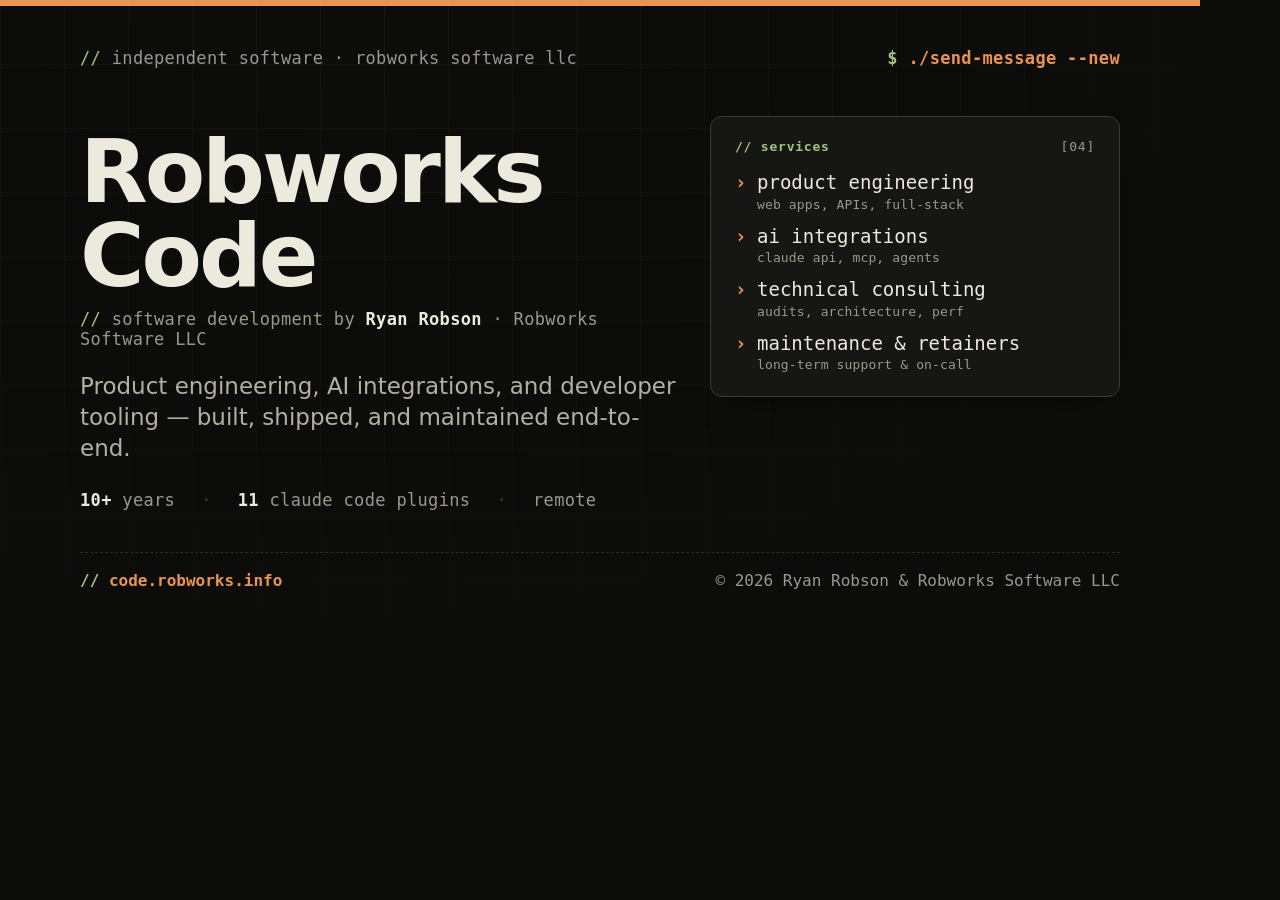
<file: scripts/og-image.html>
<!doctype html>
<html lang="en">
<head>
  <meta charset="utf-8" />
  <title>OG Image · Robworks Software LLC</title>
  <style>
    html, body { margin: 0; padding: 0; }
    html { width: 1200px; height: 630px; }
    body {
      width: 1200px; height: 100%;
      background: #0c0c0a; color: #ece9dd;
      font-family: ui-monospace, SFMono-Regular, Menlo, Consolas, monospace;
      -webkit-font-smoothing: antialiased;
      position: relative;
      box-sizing: border-box;
    }
    .accent-bar {
      position: absolute; top: 0; left: 0; right: 0;
      height: 6px; background: #e89452; z-index: 3;
    }
    .grid-bg {
      position: absolute; inset: 0;
      background-image:
        linear-gradient(#1c1c1a 1px, transparent 1px),
        linear-gradient(90deg, #1c1c1a 1px, transparent 1px);
      background-size: 64px 64px;
      mask-image: radial-gradient(ellipse at 30% 0%, rgba(0,0,0,0.65), transparent 75%);
      -webkit-mask-image: radial-gradient(ellipse at 30% 0%, rgba(0,0,0,0.65), transparent 75%);
      pointer-events: none; z-index: 0;
    }

    /* Top row: eyebrow + contact */
    .top-row {
      position: absolute;
      top: 48px; left: 80px; right: 80px;
      display: flex; justify-content: space-between; align-items: center;
      font-size: 17px; color: #9b988b;
      letter-spacing: 0.02em;
      z-index: 2;
    }
    .top-row .left::before { content: "// "; color: #a3c47e; }
    .top-row .right { color: #e89452; font-weight: 600; }
    .top-row .right::before { content: "$ "; color: #a3c47e; font-weight: 700; }

    /* LHS: name, role, stats */
    .lhs {
      position: absolute;
      top: 130px; left: 80px;
      width: 600px;
      z-index: 2;
    }
    h1 {
      font-family: ui-sans-serif, system-ui, -apple-system, "Segoe UI", Roboto, sans-serif;
      font-size: 88px; line-height: 0.95;
      letter-spacing: -0.035em; font-weight: 700;
      margin: 0 0 12px; color: #ece9dd;
    }
    .byline {
      font-size: 17px; color: #9b988b;
      letter-spacing: 0.02em;
      margin: 0 0 22px;
    }
    .byline::before { content: "// "; color: #a3c47e; }
    .byline strong { color: #ece9dd; font-weight: 600; }
    .role {
      font-family: ui-sans-serif, system-ui, -apple-system, "Segoe UI", Roboto, sans-serif;
      font-size: 23px; color: #b3afa1;
      font-weight: 400; line-height: 1.35;
      margin: 0 0 26px;
    }
    .stats {
      display: flex; gap: 26px;
      font-size: 17px; color: #9b988b;
      letter-spacing: 0.02em;
    }
    .stats strong { color: #ece9dd; font-weight: 600; }
    .stats .sep { color: #3a3934; }

    /* RHS: services panel */
    .services {
      position: absolute;
      top: 116px; right: 80px;
      width: 410px;
      background: #161614;
      border: 1px solid #3a3934;
      border-radius: 12px;
      padding: 22px 24px;
      box-shadow: 0 12px 32px -16px rgba(0,0,0,0.6);
      box-sizing: border-box;
      z-index: 2;
    }
    .services-head {
      font-size: 13px; color: #a3c47e;
      letter-spacing: 0.06em;
      text-transform: lowercase;
      font-weight: 600;
      margin-bottom: 16px;
      display: flex; justify-content: space-between;
    }
    .services-head .num { color: #9b988b; font-weight: 500; }
    .services-list {
      list-style: none; margin: 0; padding: 0;
      display: flex; flex-direction: column; gap: 10px;
    }
    .services-list li {
      font-size: 19px; color: #ece9dd;
      padding-left: 22px; position: relative;
      line-height: 1.3;
    }
    .services-list li::before {
      content: "›"; color: #e89452; font-weight: 700;
      position: absolute; left: 0; top: 0;
    }
    .services-list li small {
      display: block;
      font-size: 13px; color: #9b988b;
      font-weight: 400; letter-spacing: 0.01em;
      margin-top: 2px;
    }

    /* Footer — anchored from top to dodge a Chrome headless quirk where
       `bottom:` on a body sized to viewport doesn't render. */
    .footer {
      position: absolute;
      left: 80px; right: 80px; top: 552px;
      display: flex; justify-content: space-between; align-items: center;
      padding-top: 18px;
      border-top: 1px dashed #2c2b27;
      font-size: 16px; color: #9b988b;
      z-index: 2;
    }
    .footer .domain { color: #e89452; font-weight: 600; }
    .footer .domain::before { content: "// "; color: #a3c47e; font-weight: 700; }
  </style>
</head>
<body>
  <div class="accent-bar"></div>
  <div class="grid-bg"></div>

  <div class="top-row">
    <span class="left">independent software · robworks software llc</span>
    <span class="right">./send-message --new</span>
  </div>

  <div class="lhs">
    <h1>Robworks<br/>Code</h1>
    <p class="byline">software development by <strong>Ryan Robson</strong> · Robworks Software LLC</p>
    <p class="role">Product engineering, AI integrations, and developer tooling — built, shipped, and maintained end-to-end.</p>
    <div class="stats">
      <span><strong>10+</strong> years</span>
      <span class="sep">·</span>
      <span><strong>11</strong> claude code plugins</span>
      <span class="sep">·</span>
      <span>remote</span>
    </div>
  </div>

  <div class="services">
    <div class="services-head">
      <span>// services</span>
      <span class="num">[04]</span>
    </div>
    <ul class="services-list">
      <li>product engineering<small>web apps, APIs, full-stack</small></li>
      <li>ai integrations<small>claude api, mcp, agents</small></li>
      <li>technical consulting<small>audits, architecture, perf</small></li>
      <li>maintenance &amp; retainers<small>long-term support &amp; on-call</small></li>
    </ul>
  </div>

  <div class="footer">
    <span class="domain">code.robworks.info</span>
    <span>© 2026 Ryan Robson &amp; Robworks Software LLC</span>
  </div>
</body>
</html>
</file>
<file: docs/style.css>
/* ------------------------------------------------------------------
   Tokens
------------------------------------------------------------------- */
:root {
  color-scheme: light dark;

  /* Surfaces */
  --bg: #f4f3ee;
  --surface: #fbfaf6;
  --surface-2: #efede6;
  --text: #18170f;
  --muted: #5a594f;
  --border: #d9d6cc;
  --border-strong: #c5c2b6;

  /* Accents */
  --accent: #c46a25;
  --accent-hover: #9c5119;
  --accent-prompt: #5d7d3f;
  --accent-prompt-hover: #466230;

  /* Code */
  --code-bg: #ecead9;
  --code-bg-deep: #e3e0cd;
  --chip-bg: #e6e3d6;
  --chip-text: #2f2e25;

  /* Effects */
  --shadow: 0 1px 0 rgba(0, 0, 0, 0.04), 0 8px 24px -12px rgba(0, 0, 0, 0.08);
  --focus-ring: 2px solid var(--accent);
  --focus-ring-offset: 2px;

  /* Type */
  --font-mono: ui-monospace, SFMono-Regular, "SF Mono", Menlo, Consolas, "Liberation Mono", monospace;
  --font-sans: ui-sans-serif, system-ui, -apple-system, "Segoe UI", Roboto, "Helvetica Neue", Arial, sans-serif;

  --fs-eyebrow: 0.78rem;
  --fs-hero: clamp(2.1rem, 5.2vw, 3.25rem);
  --fs-h2: 1.45rem;
  --fs-body: 0.95rem;
  --fs-small: 0.78rem;
  --fs-xs: 0.7rem;
}

@media (prefers-color-scheme: dark) {
  :root {
    --bg: #0c0c0a;
    --surface: #161614;
    --surface-2: #1c1c1a;
    --text: #ece9dd;
    --muted: #9b988b;
    --border: #2c2b27;
    --border-strong: #3a3934;

    --accent: #e89452;
    --accent-hover: #f3a96a;
    --accent-prompt: #a3c47e;
    --accent-prompt-hover: #b8d495;

    --code-bg: #1a1a18;
    --code-bg-deep: #131311;
    --chip-bg: #232220;
    --chip-text: #d2cfc1;

    --shadow: 0 1px 0 rgba(0, 0, 0, 0.5), 0 12px 32px -16px rgba(0, 0, 0, 0.6);
  }
}

/* ------------------------------------------------------------------
   Reset & base
------------------------------------------------------------------- */
*,
*::before,
*::after {
  box-sizing: border-box;
}

html, body {
  margin: 0;
  padding: 0;
}

html {
  scroll-behavior: smooth;
}

body {
  font-family: var(--font-mono);
  font-size: var(--fs-body);
  background: var(--bg);
  color: var(--text);
  line-height: 1.6;
  -webkit-font-smoothing: antialiased;
  -moz-osx-font-smoothing: grayscale;
  text-rendering: optimizeLegibility;
}

/* Subtle terminal grid texture — barely visible, adds tactility */
body::before {
  content: "";
  position: fixed;
  inset: 0;
  pointer-events: none;
  z-index: -1;
  background-image:
    linear-gradient(var(--border) 1px, transparent 1px),
    linear-gradient(90deg, var(--border) 1px, transparent 1px);
  background-size: 64px 64px;
  opacity: 0.18;
  mask-image: radial-gradient(ellipse at 50% 0%, rgba(0, 0, 0, 0.6), transparent 75%);
  -webkit-mask-image: radial-gradient(ellipse at 50% 0%, rgba(0, 0, 0, 0.6), transparent 75%);
}

code, pre, .mono {
  font-family: var(--font-mono);
}

a {
  color: var(--accent);
  text-decoration: none;
}

a:hover {
  color: var(--accent-hover);
  text-decoration: underline;
}

@media (prefers-reduced-motion: reduce) {
  html { scroll-behavior: auto; }
}

/* ------------------------------------------------------------------
   Navbar
------------------------------------------------------------------- */
.site-nav {
  position: sticky;
  top: 0;
  z-index: 100;
  display: flex;
  align-items: center;
  justify-content: space-between;
  padding: 0 1.5rem;
  height: 44px;
  background: color-mix(in srgb, var(--bg) 82%, transparent);
  backdrop-filter: saturate(140%) blur(8px);
  -webkit-backdrop-filter: saturate(140%) blur(8px);
  border-bottom: 1px dashed var(--border);
  font-family: var(--font-mono);
  font-size: 0.8rem;
}

@supports not ((backdrop-filter: blur(8px)) or (-webkit-backdrop-filter: blur(8px))) {
  .site-nav { background: var(--bg); }
}

.nav-brand {
  font-weight: 700;
  color: var(--accent);
  text-decoration: none;
}

.nav-brand::before {
  content: "// ";
  opacity: 0.45;
  font-weight: 400;
}

.nav-brand:hover {
  color: var(--accent-hover);
  text-decoration: none;
}

.nav-links {
  display: flex;
  align-items: center;
  gap: 1.5rem;
}

.nav-link {
  color: var(--muted);
  text-decoration: none;
  cursor: pointer;
  user-select: none;
}

.nav-link:hover {
  color: var(--text);
  text-decoration: none;
}

/* Dropdown */
.nav-dropdown {
  position: relative;
}

.nav-dropdown summary {
  list-style: none;
}

.nav-dropdown summary::-webkit-details-marker {
  display: none;
}

.nav-dropdown ul {
  position: absolute;
  right: 0;
  top: calc(100% + 6px);
  margin: 0;
  padding: 0.4rem 0;
  list-style: none;
  background: var(--surface);
  border: 1px solid var(--border);
  min-width: 210px;
  box-shadow: var(--shadow);
}

.nav-dropdown ul li a {
  display: block;
  padding: 0.3rem 1rem;
  color: var(--muted);
  font-size: 0.78rem;
  text-decoration: none;
}

.nav-dropdown ul li a:hover {
  color: var(--text);
  background: var(--chip-bg);
  text-decoration: none;
}

/* Offset anchors below sticky nav */
:target,
section[id],
article[id] {
  scroll-margin-top: 56px;
}

@media (max-width: 520px) {
  .site-nav {
    padding: 0 1rem;
    font-size: 0.72rem;
  }
  .nav-links {
    gap: 0.75rem;
  }
  .nav-brand::before {
    display: none;
  }
}

/* ------------------------------------------------------------------
   Focus
------------------------------------------------------------------- */
:focus { outline: none; }

a:focus-visible,
button:focus-visible,
summary:focus-visible,
[tabindex]:focus-visible {
  outline: var(--focus-ring);
  outline-offset: var(--focus-ring-offset);
  border-radius: 4px;
}

::selection {
  background: color-mix(in srgb, var(--accent) 28%, transparent);
  color: var(--text);
}

/* ------------------------------------------------------------------
   Skip link
------------------------------------------------------------------- */
.skip {
  position: absolute;
  top: 0;
  left: 0;
  background: var(--text);
  color: var(--bg);
  padding: 0.6rem 1rem;
  font-size: var(--fs-small);
  font-weight: 600;
  z-index: 100;
  transform: translateY(-120%);
  transition: transform 0.15s ease;
}

.skip:focus,
.skip:focus-visible {
  transform: translateY(0);
  outline: var(--focus-ring);
  outline-offset: 0;
  text-decoration: none;
  color: var(--bg);
}

@media (prefers-reduced-motion: reduce) {
  .skip { transition: none; }
}

/* Visually hidden, screen-reader only */
.sr-only {
  position: absolute;
  width: 1px;
  height: 1px;
  padding: 0;
  margin: -1px;
  overflow: hidden;
  clip: rect(0, 0, 0, 0);
  white-space: nowrap;
  border: 0;
}

/* ------------------------------------------------------------------
   Layout
------------------------------------------------------------------- */
.container {
  max-width: 1080px;
  margin: 0 auto;
  padding: 0 1.5rem;
}

main { display: block; }

section {
  padding: 3.5rem 0;
}

/* ------------------------------------------------------------------
   Header / hero
------------------------------------------------------------------- */
header {
  padding: 4.5rem 0 3rem;
  position: relative;
}

header::after {
  content: "";
  display: block;
  position: absolute;
  left: 1.5rem;
  right: 1.5rem;
  bottom: 0;
  border-bottom: 1px dashed var(--border-strong);
  max-width: 1080px;
  margin: 0 auto;
}

.eyebrow {
  font-size: var(--fs-eyebrow);
  text-transform: lowercase;
  letter-spacing: 0.04em;
  color: var(--muted);
  margin: 0 0 1rem;
  font-weight: 500;
}

.eyebrow::before {
  content: "// ";
  color: var(--accent-prompt);
}

h1 {
  font-family: var(--font-sans);
  font-size: var(--fs-hero);
  margin: 0 0 1rem;
  letter-spacing: -0.025em;
  line-height: 1.05;
  font-weight: 700;
  color: var(--text);
}

.tagline {
  font-family: var(--font-sans);
  font-size: 1.1rem;
  color: var(--muted);
  margin: 0 0 1.5rem;
  max-width: 62ch;
  line-height: 1.5;
}

.hero-stats {
  font-family: var(--font-mono);
  font-size: var(--fs-small);
  color: var(--muted);
  margin: 0 0 2rem;
  letter-spacing: 0.02em;
  font-variant-numeric: tabular-nums;
  line-height: 1.8;
}

.hero-stats .sep {
  color: var(--border-strong);
  margin: 0 0.1rem;
}

.hero-stats strong {
  color: var(--text);
  font-weight: 600;
}

.hero-cta-label {
  font-size: var(--fs-eyebrow);
  color: var(--muted);
  text-transform: lowercase;
  letter-spacing: 0.04em;
  margin: 0 0 0.5rem;
  font-weight: 500;
}

.hero-cta-label::before {
  content: "$ ";
  color: var(--accent-prompt);
  font-weight: 600;
}

/* ------------------------------------------------------------------
   Terminal component
   Used for hero CTA, quickstart commands, and plugin install blocks.
------------------------------------------------------------------- */
.terminal {
  background: var(--surface);
  border: 1px solid var(--border-strong);
  border-radius: 8px;
  overflow: hidden;
  box-shadow: var(--shadow);
}

.terminal-chrome {
  display: flex;
  align-items: center;
  gap: 0.5rem;
  padding: 0.5rem 0.85rem;
  background: var(--surface-2);
  border-bottom: 1px solid var(--border);
  font-size: var(--fs-xs);
  color: var(--muted);
  letter-spacing: 0.02em;
}

.terminal-dots {
  display: inline-flex;
  gap: 0.35rem;
  margin-right: 0.4rem;
}

.terminal-dots span {
  display: block;
  width: 0.6rem;
  height: 0.6rem;
  border-radius: 999px;
  background: var(--border-strong);
}

.terminal-title {
  font-family: var(--font-mono);
  font-size: var(--fs-xs);
  color: var(--muted);
}

.terminal-body {
  padding: 0.95rem 1rem 0.85rem;
  background: var(--code-bg);
  display: flex;
  flex-direction: column;
  gap: 0.65rem;
}

.terminal-line {
  display: flex;
  align-items: baseline;
  gap: 0.5rem;
  font-family: var(--font-mono);
  font-size: 0.88rem;
  color: var(--text);
  line-height: 1.5;
  overflow-wrap: anywhere;
  min-width: 0;
}

.terminal-cmd {
  flex: 1;
  min-width: 0;
  overflow-wrap: anywhere;
  word-break: break-word;
}

.terminal-line::before {
  content: "$";
  color: var(--accent-prompt);
  font-weight: 600;
  flex-shrink: 0;
}

.terminal-line.is-output {
  color: var(--muted);
  font-size: 0.85rem;
}

.terminal-line.is-output::before {
  content: none;
}

.terminal-line .output-arrow {
  color: var(--border-strong);
  font-weight: 500;
  flex-shrink: 0;
}

/* Blinking caret (hero only) */
.caret {
  display: inline-block;
  width: 0.55ch;
  margin-left: 0.15ch;
  background: var(--accent);
  color: transparent;
  vertical-align: -0.05em;
  user-select: none;
}

@media (prefers-reduced-motion: no-preference) {
  .caret {
    animation: caret-blink 1.05s steps(1, end) infinite;
  }
}

@keyframes caret-blink {
  0%, 50% { opacity: 1; }
  51%, 100% { opacity: 0; }
}

.terminal-actions {
  display: flex;
  justify-content: flex-end;
}

/* Copy button — used inside .terminal-body */
.copy-btn {
  background: transparent;
  color: var(--muted);
  border: 1px solid var(--border-strong);
  border-radius: 5px;
  font-family: var(--font-mono);
  font-size: var(--fs-xs);
  letter-spacing: 0.06em;
  padding: 0.25rem 0.65rem;
  cursor: pointer;
  text-transform: lowercase;
  transition: color 0.12s ease, border-color 0.12s ease, background 0.12s ease;
}

.copy-btn:hover {
  color: var(--accent);
  border-color: var(--accent);
}

.copy-btn.copied {
  color: var(--accent-prompt);
  border-color: var(--accent-prompt);
  background: color-mix(in srgb, var(--accent-prompt) 8%, transparent);
}

@media (prefers-reduced-motion: reduce) {
  .copy-btn { transition: none; }
}

/* ------------------------------------------------------------------
   Section headings
------------------------------------------------------------------- */
h2 {
  font-family: var(--font-mono);
  font-size: clamp(1.65rem, 3vw, 2rem);
  margin: 0 0 0.5rem;
  letter-spacing: -0.01em;
  font-weight: 600;
  color: var(--text);
  display: flex;
  align-items: baseline;
  gap: 0.6rem;
  font-variant-numeric: tabular-nums;
}

h2 .section-num {
  color: var(--accent);
  font-weight: 600;
  flex-shrink: 0;
  white-space: pre;
}

h2::after {
  content: "";
  flex: 1;
  min-width: 2rem;
  border-bottom: 1px dashed var(--border-strong);
  transform: translateY(-0.3em);
}

.section-meta {
  color: var(--muted);
  margin: 0 0 2rem;
  font-size: var(--fs-body);
  font-family: var(--font-sans);
}

/* ------------------------------------------------------------------
   Quickstart
------------------------------------------------------------------- */
.steps {
  list-style: none;
  margin: 0;
  padding: 0;
  display: grid;
  gap: 1.25rem;
  grid-template-columns: repeat(auto-fit, minmax(300px, 1fr));
}

.steps li {
  background: var(--surface);
  border: 1px solid var(--border);
  border-radius: 10px;
  padding: 1.25rem;
  display: flex;
  flex-direction: column;
  gap: 0.85rem;
  box-shadow: var(--shadow);
}

.step-label {
  display: flex;
  align-items: center;
  gap: 0.65rem;
  font-family: var(--font-mono);
  font-weight: 600;
  font-size: 0.92rem;
  color: var(--text);
}

.step-num {
  display: inline-flex;
  align-items: center;
  justify-content: center;
  min-width: 1.7rem;
  height: 1.7rem;
  border-radius: 5px;
  background: transparent;
  border: 1px solid var(--accent);
  color: var(--accent);
  font-family: var(--font-mono);
  font-size: 0.78rem;
  font-weight: 700;
  letter-spacing: 0.02em;
  font-variant-numeric: tabular-nums;
}

.card-footer .pinned { font-variant-numeric: tabular-nums; }

.step-note {
  margin: 0;
  color: var(--muted);
  font-family: var(--font-sans);
  font-size: 0.92rem;
  line-height: 1.55;
}

code.inline {
  background: var(--code-bg);
  padding: 0.1rem 0.4rem;
  border-radius: 4px;
  font-size: 0.86em;
  color: var(--text);
  border: 1px solid var(--border);
}

/* ------------------------------------------------------------------
   Plugins grid & cards
------------------------------------------------------------------- */
.grid {
  display: grid;
  grid-template-columns: repeat(auto-fill, minmax(330px, 1fr));
  gap: 1.25rem;
}

.card {
  background: var(--surface);
  border: 1px solid var(--border);
  border-radius: 10px;
  padding: 1.5rem 1.5rem 1.25rem;
  display: flex;
  flex-direction: column;
  gap: 1rem;
  box-shadow: var(--shadow);
  transition: border-color 0.15s ease, transform 0.15s ease;
  position: relative;
}

.card:hover {
  border-color: var(--border-strong);
  box-shadow: var(--shadow), inset 3px 0 0 var(--accent);
}

@media (prefers-reduced-motion: no-preference) {
  .card {
    animation: card-rise 0.5s cubic-bezier(0.2, 0.7, 0.2, 1) both;
  }
  .grid > .card:nth-child(1) { animation-delay: 0ms; }
  .grid > .card:nth-child(2) { animation-delay: 80ms; }
  .grid > .card:nth-child(3) { animation-delay: 160ms; }
  .grid > .card:nth-child(4) { animation-delay: 240ms; }
  .grid > .card:nth-child(5) { animation-delay: 320ms; }
  .grid > .card:nth-child(n + 6) { animation-delay: 400ms; }
}

@keyframes card-rise {
  from { opacity: 0; transform: translateY(6px); }
  to   { opacity: 1; transform: translateY(0); }
}

@media (prefers-reduced-motion: reduce) {
  .card { transition: none; }
}

.card-header {
  display: flex;
  align-items: flex-start;
  justify-content: space-between;
  gap: 0.75rem;
}

.card h3 {
  margin: 0;
  font-family: var(--font-mono);
  font-size: 0.98rem;
  font-weight: 600;
  color: var(--text);
  line-height: 1.35;
  min-width: 0;
  overflow-wrap: anywhere;
  word-break: break-word;
  flex: 1;
}

.card h3::before {
  content: "// ";
  color: var(--muted);
  font-weight: 500;
}

.badge {
  font-family: var(--font-mono);
  font-size: var(--fs-xs);
  text-transform: lowercase;
  letter-spacing: 0.04em;
  background: transparent;
  color: var(--muted);
  padding: 0.15rem 0.5rem;
  border: 1px solid var(--border-strong);
  border-radius: 4px;
  white-space: nowrap;
  font-weight: 500;
  flex-shrink: 0;
}

.card p.description {
  margin: 0;
  color: var(--text);
  font-family: var(--font-sans);
  font-size: 0.95rem;
  line-height: 1.55;
}

.tags {
  display: flex;
  flex-wrap: wrap;
  gap: 0.35rem;
}

.tag {
  font-family: var(--font-mono);
  font-size: 0.7rem;
  background: var(--chip-bg);
  color: var(--chip-text);
  padding: 0.15rem 0.5rem;
  border-radius: 4px;
  letter-spacing: 0.01em;
}

.tag::before {
  content: "#";
  color: var(--muted);
  margin-right: 0.05rem;
}

/* Per-plugin license. Sits directly above the footer because the catalog is
   not uniformly licensed and a non-open-source plugin has to be legible
   before the install command is copied, not after. */
.card .license {
  margin: 0 0 0.5rem;
  font-family: var(--font-mono);
  font-size: 0.78rem;
  color: var(--muted);
}

.card .license a {
  color: var(--muted);
  text-decoration: underline;
  text-decoration-thickness: 1px;
  text-underline-offset: 3px;
  text-decoration-color: var(--border-strong);
}

.card .license a:hover {
  color: var(--accent);
  text-decoration-color: var(--accent);
}

.card .license-note {
  display: inline-block;
  margin-left: 0.4rem;
  padding: 0.05rem 0.4rem;
  border: 1px solid var(--border-strong);
  border-radius: 999px;
  background: var(--chip-bg);
  color: var(--chip-text);
  font-size: 0.72rem;
  letter-spacing: 0.02em;
}

.card-footer {
  margin-top: auto;
  display: flex;
  justify-content: space-between;
  align-items: center;
  gap: 0.75rem;
  flex-wrap: wrap;
  font-family: var(--font-mono);
  font-size: 0.78rem;
  color: var(--muted);
  padding-top: 0.5rem;
  border-top: 1px dashed var(--border);
}

.card-footer .pinned a {
  color: var(--muted);
  text-decoration: underline;
  text-decoration-thickness: 1px;
  text-underline-offset: 3px;
  text-decoration-color: var(--border-strong);
}

.card-footer .pinned a:hover {
  color: var(--accent);
  text-decoration-color: var(--accent);
}

.card-footer .repo-link {
  color: var(--accent);
  font-weight: 500;
}

.card-footer .repo-link:hover {
  color: var(--accent-hover);
}

/* TODO: when catalog crosses ~10 plugins, add a tag/category filter row above .grid. */

/* ------------------------------------------------------------------
   Status (loading / error)
------------------------------------------------------------------- */
.status {
  padding: 2rem;
  text-align: center;
  color: var(--muted);
  font-size: var(--fs-body);
}

/* ------------------------------------------------------------------
   Prose (about, faq, contribute)
------------------------------------------------------------------- */
.prose {
  max-width: 70ch;
  font-family: var(--font-sans);
}

.prose p {
  margin: 0 0 1rem;
  color: var(--text);
  font-size: 1rem;
  line-height: 1.65;
}

.prose p:last-child {
  margin-bottom: 0;
}

.prose .prose-prompt {
  font-family: var(--font-mono);
  font-size: var(--fs-small);
  color: var(--muted);
  margin: -0.25rem 0 1.25rem;
  letter-spacing: 0.02em;
  user-select: none;
  line-height: 1.5;
}

.prose .prose-prompt span {
  color: var(--accent-prompt);
  font-weight: 600;
  margin-right: 0.5rem;
}

.prose a {
  color: var(--accent);
  text-decoration: underline;
  text-decoration-thickness: 1px;
  text-underline-offset: 3px;
}

.prose a:hover {
  text-decoration-thickness: 2px;
  color: var(--accent-hover);
}

/* ------------------------------------------------------------------
   FAQ
------------------------------------------------------------------- */
#faq details {
  border-top: 1px dashed var(--border-strong);
  padding: 1rem 0 1rem 3.25rem;
  position: relative;
}

#faq .faq-num {
  position: absolute;
  left: 0;
  top: 1rem;
  width: 2.25rem;
  text-align: right;
  font-family: var(--font-mono);
  font-size: 0.78rem;
  color: var(--muted);
  opacity: 0.6;
  font-variant-numeric: tabular-nums;
  border-right: 1px dashed var(--border);
  padding-right: 0.5rem;
  line-height: 1.6;
}

#faq details:last-of-type {
  border-bottom: 1px dashed var(--border-strong);
}

@media (max-width: 480px) {
  #faq details { padding-left: 2.5rem; }
  #faq .faq-num { width: 1.75rem; }
}

#faq summary {
  cursor: pointer;
  font-family: var(--font-sans);
  font-weight: 600;
  font-size: 1rem;
  color: var(--text);
  list-style: none;
  display: flex;
  align-items: baseline;
  justify-content: space-between;
  gap: 1rem;
  padding: 0.1rem 0;
  border-radius: 4px;
}

#faq summary::-webkit-details-marker {
  display: none;
}

#faq summary::after {
  content: "[+]";
  color: var(--muted);
  font-family: var(--font-mono);
  font-size: 0.85rem;
  letter-spacing: 0.05em;
  flex-shrink: 0;
}

#faq details[open] summary::after {
  content: "[-]";
  color: var(--accent-prompt);
}

#faq summary:hover::after {
  color: var(--accent);
}

#faq details > p {
  margin: 0.85rem 0 0;
  color: var(--muted);
  font-family: var(--font-sans);
  font-size: 0.95rem;
  line-height: 1.65;
}

/* ------------------------------------------------------------------
   Section dividers
------------------------------------------------------------------- */
#quickstart,
#plugins,
#about,
#faq,
#contribute,
#services,
#projects,
#writing,
#contact {
  border-bottom: 1px dashed var(--border-strong);
}

#contribute,
#contact {
  border-bottom: none;
}

/* ------------------------------------------------------------------
   Portfolio extensions — services bullets, project subsections,
   writing empty-state. Reuse existing tokens only.
------------------------------------------------------------------- */
header .byline {
  font-family: var(--font-mono);
  font-size: var(--fs-small);
  color: var(--muted);
  margin: -0.25rem 0 1.25rem;
  letter-spacing: 0.02em;
  line-height: 1.5;
}

header .byline::before {
  content: "// ";
  color: var(--accent-prompt);
  font-weight: 600;
}

header .byline strong {
  color: var(--text);
  font-weight: 600;
}

.card .bullets {
  list-style: none;
  margin: 0;
  padding: 0;
  display: flex;
  flex-direction: column;
  gap: 0.35rem;
  font-family: var(--font-mono);
  font-size: var(--fs-small);
  color: var(--muted);
}

.card .bullets li {
  position: relative;
  padding-left: 1.1rem;
  line-height: 1.55;
}

.card .bullets li::before {
  content: "›";
  position: absolute;
  left: 0;
  top: 0;
  color: var(--accent-prompt);
  font-weight: 600;
}

h3.subsection-heading {
  font-family: var(--font-mono);
  font-size: var(--fs-small);
  text-transform: lowercase;
  letter-spacing: 0.06em;
  color: var(--muted);
  font-weight: 500;
  margin: 2rem 0 1rem;
  padding-bottom: 0.4rem;
  border-bottom: 1px dashed var(--border);
}

h3.subsection-heading::before {
  content: "// ";
  color: var(--accent-prompt);
  font-weight: 600;
}

#projects > .container > h3.subsection-heading:first-of-type {
  margin-top: 0.5rem;
}

.card.empty-state {
  border-style: dashed;
  background: transparent;
}

.card.empty-state .description {
  color: var(--muted);
  font-style: italic;
}

/* Terminal lines that contain links: keep underline subtle, color on hover */
.terminal-line a {
  color: var(--text);
  text-decoration: none;
  border-bottom: 1px dashed var(--border-strong);
}

.terminal-line a:hover {
  color: var(--accent);
  border-bottom-color: var(--accent);
  text-decoration: none;
}

/* ------------------------------------------------------------------
   Contact form (lives inside .terminal shell so chrome matches the
   rest of the site). Reuses surface/border/code-bg tokens.
------------------------------------------------------------------- */
.contact-form { margin-top: 1.5rem; }

.contact-form .terminal-body {
  gap: 1rem;
}

.form-row {
  display: flex;
  flex-direction: column;
  gap: 0.35rem;
  font-family: var(--font-mono);
}

.form-row label {
  font-size: var(--fs-small);
  color: var(--muted);
  text-transform: lowercase;
  letter-spacing: 0.04em;
  font-weight: 500;
}

.form-row label::before {
  content: "$ ";
  color: var(--accent-prompt);
  font-weight: 600;
}

.form-row input,
.form-row select,
.form-row textarea {
  background: transparent;
  border: 1px solid var(--border);
  border-radius: 4px;
  padding: 0.55rem 0.7rem;
  color: var(--text);
  font-family: var(--font-mono);
  font-size: 0.92rem;
  line-height: 1.4;
  width: 100%;
  transition: border-color 0.12s ease, background 0.12s ease;
  -webkit-appearance: none;
  appearance: none;
}

.form-row textarea {
  font-family: var(--font-sans);
  font-size: 0.95rem;
  line-height: 1.55;
  resize: vertical;
  min-height: 7.5rem;
}

.form-row select {
  background-image: linear-gradient(45deg, transparent 50%, var(--muted) 50%),
                    linear-gradient(135deg, var(--muted) 50%, transparent 50%);
  background-position: calc(100% - 16px) 50%, calc(100% - 11px) 50%;
  background-size: 5px 5px, 5px 5px;
  background-repeat: no-repeat;
  padding-right: 2rem;
  cursor: pointer;
}

.form-row input:focus,
.form-row select:focus,
.form-row textarea:focus {
  outline: none;
  border-color: var(--accent);
  background: color-mix(in srgb, var(--accent) 4%, transparent);
}

.form-row input:invalid:not(:placeholder-shown),
.form-row textarea:invalid:not(:placeholder-shown) {
  border-color: color-mix(in srgb, var(--accent) 60%, var(--border));
}

.form-hp {
  position: absolute;
  left: -10000px;
  top: auto;
  width: 1px;
  height: 1px;
  overflow: hidden;
}

.form-turnstile {
  margin-top: 0.25rem;
  min-height: 65px;
}

.form-actions {
  display: flex;
  align-items: center;
  gap: 1rem;
  flex-wrap: wrap;
  margin-top: 0.25rem;
}

.submit-btn {
  background: var(--accent);
  color: var(--bg);
  border: 1px solid var(--accent);
  border-radius: 5px;
  font-family: var(--font-mono);
  font-size: var(--fs-small);
  letter-spacing: 0.04em;
  padding: 0.55rem 1.1rem;
  cursor: pointer;
  text-transform: lowercase;
  font-weight: 600;
  transition: background 0.12s ease, border-color 0.12s ease, transform 0.05s ease;
}

@media (prefers-color-scheme: dark) {
  .submit-btn { color: var(--bg); }
}

.submit-btn:hover {
  background: var(--accent-hover);
  border-color: var(--accent-hover);
}

.submit-btn:active {
  transform: translateY(1px);
}

.submit-btn:disabled {
  opacity: 0.6;
  cursor: not-allowed;
}

.form-status {
  font-family: var(--font-mono);
  font-size: var(--fs-small);
  color: var(--muted);
}

.form-status.err {
  color: var(--accent);
}

.form-status.ok {
  color: var(--accent-prompt);
}

.contact-success .ok-mark {
  color: var(--accent-prompt);
  font-weight: 700;
  margin-right: 0.4rem;
}

@media (prefers-reduced-motion: reduce) {
  .submit-btn,
  .form-row input,
  .form-row select,
  .form-row textarea { transition: none; }
}

/* ------------------------------------------------------------------
   Footer
------------------------------------------------------------------- */
footer {
  padding: 2.5rem 0 4rem;
  border-top: 1px dashed var(--border-strong);
  color: var(--muted);
  font-family: var(--font-mono);
  font-size: var(--fs-small);
}

footer .footer-row {
  display: flex;
  justify-content: space-between;
  flex-wrap: wrap;
  gap: 1rem;
  align-items: center;
}

footer .footer-row > span:first-child::before {
  content: "// ";
  color: var(--accent-prompt);
}

footer a {
  color: var(--muted);
  text-decoration: underline;
  text-decoration-thickness: 1px;
  text-underline-offset: 3px;
  text-decoration-color: var(--border-strong);
}

footer a:hover {
  color: var(--accent);
  text-decoration-color: var(--accent);
}

footer .footer-links {
  display: inline-flex;
  gap: 0.85rem;
  flex-wrap: wrap;
}

footer .footer-links a span[aria-hidden] {
  color: var(--border-strong);
  text-decoration: none;
  display: inline-block;
  margin: 0 0.1rem;
}

/* ------------------------------------------------------------------
   Responsive
------------------------------------------------------------------- */
@media (max-width: 480px) {
  header { padding: 3rem 0 2rem; }
  section { padding: 2.5rem 0; }
  .container { padding: 0 1rem; }
  .terminal-body { padding: 0.75rem 0.85rem; }
  .terminal-line { font-size: 0.82rem; }
  .card { padding: 1.25rem; }
}
</file>
